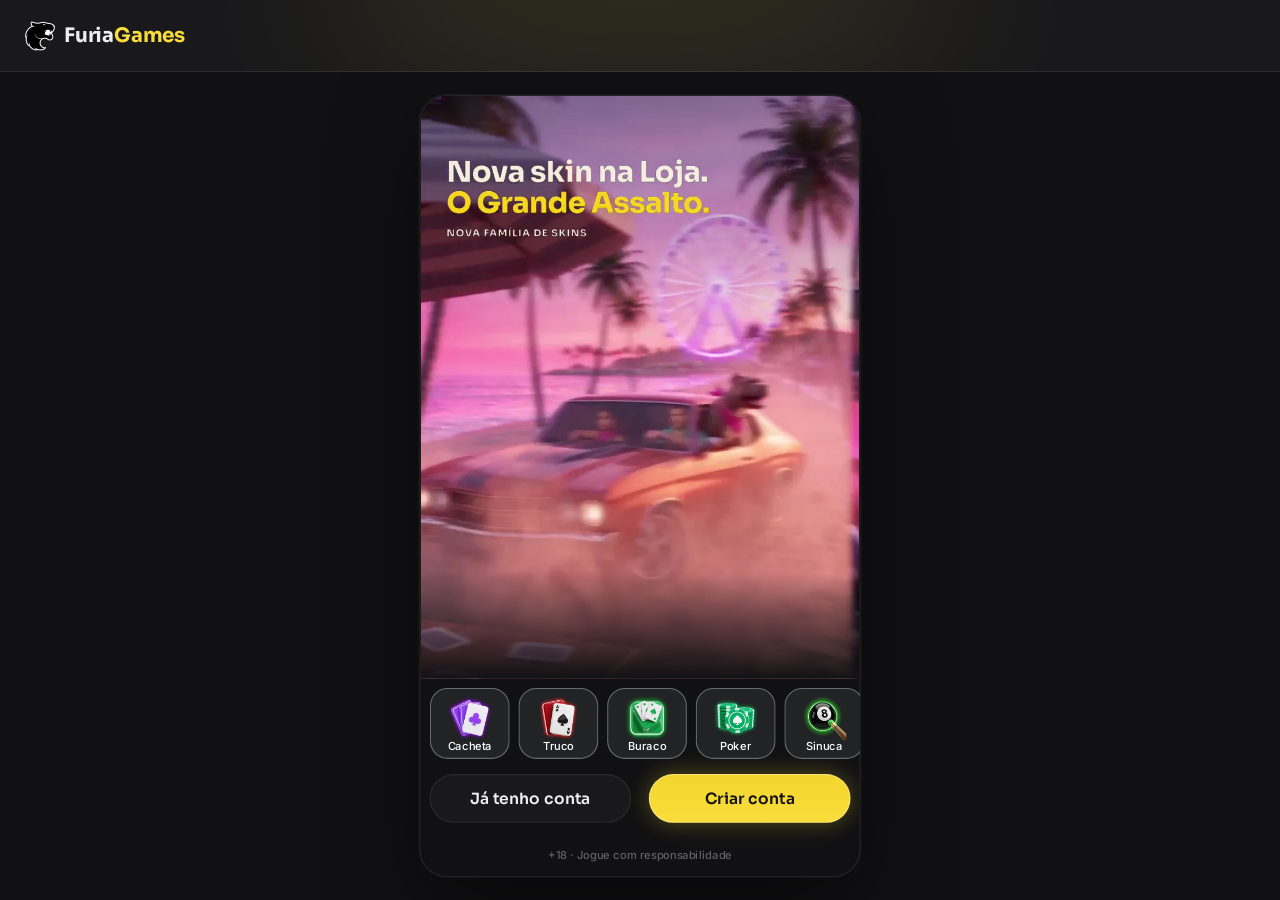
<file: index.html>
<!doctype html>
<html lang="pt-BR">
<head>
<meta charset="utf-8">
<meta name="viewport" content="width=device-width, initial-scale=1, viewport-fit=cover, user-scalable=no">
<meta name="robots" content="noindex, nofollow">
<meta name="theme-color" content="#141e2a">
<meta name="mobile-web-app-capable" content="yes">
<meta name="apple-mobile-web-app-capable" content="yes">
<meta name="apple-mobile-web-app-status-bar-style" content="black-translucent">
<title>Furia Games · protótipo</title>
<link rel="icon" href="assets/ui/logo_icon.webp">
<link rel="preconnect" href="https://fonts.googleapis.com">
<link rel="preconnect" href="https://fonts.gstatic.com" crossorigin>
<link rel="stylesheet" href="https://fonts.googleapis.com/css2?family=Inter:wght@400;500;600;700&family=Sora:wght@600;700;800&display=swap">
<link rel="stylesheet" href="css/tokens.css?v=furia-11261813">
<link rel="stylesheet" href="css/ui.css?v=furia-11261813">
<link rel="stylesheet" href="css/screens.css?v=furia-11261813">
<link rel="stylesheet" href="css/game.css?v=furia-11261813">
<link rel="stylesheet" href="css/desk.css?v=furia-11261813">
<link rel="stylesheet" href="css/missoes.css?v=furia-11261813">
</head>
<body>
<svg width="0" height="0" style="position:absolute" aria-hidden="true">
  <defs><clipPath id="hexclip" clipPathUnits="objectBoundingBox"><path id="hexpath" d=""/></clipPath></defs>
  <symbol id="s-E" viewBox="0 0 16 20"><path d="M8 0C5 4 0 7.5 0 11.5C0 14 2 16 4.5 16C5.7 16 6.8 15.5 7.5 14.7C7.3 16.6 6.5 18.3 5 20H11C9.5 18.3 8.7 16.6 8.5 14.7C9.2 15.5 10.3 16 11.5 16C14 16 16 14 16 11.5C16 7.5 11 4 8 0Z"/></symbol>
  <symbol id="s-C" viewBox="0 0 20 18.4"><path d="M10 18.35L8.55 17.03C3.4 12.36 0 9.28 0 5.5C0 2.420 2.42 0 5.5 0C7.24 0 8.91 0.81 10 2.09C11.09 0.81 12.76 0 14.5 0C17.58 0 20 2.42 20 5.5C20 9.28 16.6 12.36 11.45 17.04L10 18.35Z"/></symbol>
  <symbol id="s-O" viewBox="0 0 15 20"><path d="M7.5 0L15 10L7.5 20L0 10L7.5 0Z"/></symbol>
  <symbol id="s-P" viewBox="0 0 18 18.5"><path d="M9 0C11.3 0 13.2 1.9 13.2 4.2C13.2 5 13 5.7 12.6 6.3C13 6.2 13.4 6.1 13.8 6.1C16.1 6.1 18 8 18 10.3C18 12.6 16.1 14.5 13.8 14.5C12.5 14.5 11.3 13.9 10.5 12.9C10.7 14.9 11.6 16.8 13.1 18.5H4.9C6.4 16.8 7.3 14.9 7.5 12.9C6.7 13.9 5.5 14.5 4.2 14.5C1.9 14.5 0 12.6 0 10.3C0 8 1.9 6.1 4.2 6.1C4.6 6.1 5 6.2 5.4 6.3C5 5.7 4.8 5 4.8 4.2C4.8 1.9 6.7 0 9 0Z"/></symbol>
  <symbol id="i-copy" viewBox="0 0 448 512"><path d="M208 0H332.1c12.7 0 24.9 5.1 33.9 14.1l67.9 67.9c9 9 14.1 21.2 14.1 33.9V336c0 26.5-21.5 48-48 48H208c-26.5 0-48-21.5-48-48V48c0-26.5 21.5-48 48-48zM48 128h80v64H64V448H256V416h64v48c0 26.5-21.5 48-48 48H48c-26.5 0-48-21.5-48-48V176c0-26.5 21.5-48 48-48z"/></symbol>
  <symbol id="i-share" viewBox="0 0 448 512"><path d="M352 224c53 0 96-43 96-96s-43-96-96-96s-96 43-96 96c0 4 .2 8 .7 11.9l-94.1 47C145.4 170.2 121.9 160 96 160c-53 0-96 43-96 96s43 96 96 96c25.9 0 49.4-10.2 66.6-26.9l94.1 47c-.5 3.9-.7 7.8-.7 11.9c0 53 43 96 96 96s96-43 96-96s-43-96-96-96c-25.9 0-49.4 10.2-66.6 26.9l-94.1-47c.5-3.9 .7-7.8 .7-11.9s-.2-8-.7-11.9l94.1-47C302.6 213.8 326.1 224 352 224z"/></symbol>
  <symbol id="i-wa" viewBox="0 0 448 512"><path d="M380.9 97.1C339 55.1 283.2 32 223.9 32c-122.4 0-222 99.6-222 222 0 39.1 10.2 77.3 29.6 111L0 480l117.7-30.9c32.4 17.7 68.9 27 106.1 27h.1c122.3 0 224.1-99.6 224.1-222 0-59.3-25.2-115-67.1-157zm-157 341.6c-33.2 0-65.7-8.9-94-25.7l-6.7-4-69.8 18.3L72 359.2l-4.4-7c-18.5-29.4-28.2-63.3-28.2-98.2 0-101.7 82.8-184.5 184.6-184.5 49.3 0 95.6 19.2 130.4 54.1 34.8 34.9 56.2 81.2 56.1 130.5 0 101.8-84.9 184.6-186.6 184.6zm101.2-138.2c-5.5-2.8-32.8-16.2-37.9-18-5.1-1.9-8.8-2.8-12.5 2.8-3.7 5.6-14.3 18-17.6 21.8-3.2 3.7-6.5 4.2-12 1.4-32.6-16.3-54-29.1-75.5-66-5.7-9.8 5.7-9.1 16.3-30.3 1.8-3.7.9-6.9-.5-9.7-1.4-2.8-12.5-30.1-17.1-41.2-4.5-10.8-9.1-9.3-12.5-9.5-3.2-.2-6.9-.2-10.6-.2-3.7 0-9.7 1.4-14.8 6.9-5.1 5.6-19.4 19-19.4 46.3 0 27.3 19.9 53.7 22.6 57.4 2.8 3.7 39.1 59.7 94.8 83.8 35.2 15.2 49 16.5 66.6 13.9 10.7-1.6 32.8-13.4 37.4-26.4 4.6-13 4.6-24.1 3.2-26.4-1.3-2.5-5-3.9-10.5-6.6z"/></symbol>
  <symbol id="i-pen" viewBox="0 0 512 512"><path d="M362.7 19.3L314.3 67.7 444.3 197.7l48.4-48.4c25-25 25-65.5 0-90.5L453.3 19.3c-25-25-65.5-25-90.5 0zm-71 71L58.6 323.5c-10.4 10.4-18 23.3-22.2 37.4L1 481.2C-1.5 489.7 .8 498.8 7 505s15.3 8.5 23.7 6.1l120.3-35.4c14.1-4.2 27-11.8 37.4-22.2L421.7 220.3 291.7 90.3z"/></symbol>
  <symbol id="i-plus" viewBox="0 0 448 512"><path d="M256 80c0-17.7-14.3-32-32-32s-32 14.3-32 32v144H48c-17.7 0-32 14.3-32 32s14.3 32 32 32h144v144c0 17.7 14.3 32 32 32s32-14.3 32-32V288h144c17.7 0 32-14.3 32-32s-14.3-32-32-32H256V80z"/></symbol>
  <symbol id="i-chev-l" viewBox="0 0 320 512"><path d="M9.4 233.4c-12.5 12.5-12.5 32.8 0 45.3l192 192c12.5 12.5 32.8 12.5 45.3 0s12.5-32.8 0-45.3L77.3 256 246.6 86.6c12.5-12.5 12.5-32.8 0-45.3s-32.8-12.5-45.3 0l-192 192z"/></symbol>
  <symbol id="i-chev-r" viewBox="0 0 320 512"><path d="M310.6 233.4c12.5 12.5 12.5 32.8 0 45.3l-192 192c-12.5 12.5-32.8 12.5-45.3 0s-12.5-32.8 0-45.3L242.7 256 73.4 86.6c-12.5-12.5-12.5-32.8 0-45.3s32.8-12.5 45.3 0l192 192z"/></symbol>
  <symbol id="i-chev-l-light" viewBox="0 0 320 512"><path d="M20.7 267.3c-6.2-6.2-6.2-16.4 0-22.6l192-192c6.2-6.2 16.4-6.2 22.6 0s6.2 16.4 0 22.6L54.6 256 235.3 436.7c6.2 6.2 6.2 16.4 0 22.6s-16.4 6.2-22.6 0l-192-192z"/></symbol>
  <symbol id="i-chev-r-light" viewBox="0 0 320 512"><path d="M299.3 244.7c6.2 6.2 6.2 16.4 0 22.6l-192 192c-6.2 6.2-16.4 6.2-22.6 0s-6.2-16.4 0-22.6L265.4 256 84.7 75.3c-6.2-6.2-6.2-16.4 0-22.6s16.4-6.2 22.6 0l192 192z"/></symbol>
  <symbol id="i-x" viewBox="0 0 384 512"><path d="M324.5 411.1c6.2 6.2 16.4 6.2 22.6 0s6.2-16.4 0-22.6L214.6 256 347.1 123.5c6.2-6.2 6.2-16.4 0-22.6s-16.4-6.2-22.6 0L192 233.4 59.5 100.9c-6.2-6.2-16.4-6.2-22.6 0s-6.2 16.4 0 22.6L169.4 256 36.9 388.5c-6.2 6.2-6.2 16.4 0 22.6s16.4 6.2 22.6 0L192 278.6 324.5 411.1z"/></symbol>
  <symbol id="i-search" viewBox="0 0 512 512"><path d="M384 208A176 176 0 1 0 32 208a176 176 0 1 0 352 0zM343.3 366C307 397.2 259.7 416 208 416C93.1 416 0 322.9 0 208S93.1 0 208 0S416 93.1 416 208c0 51.7-18.8 99-50 135.3L507.3 484.7c6.2 6.2 6.2 16.4 0 22.6s-16.4 6.2-22.6 0L343.3 366z"/></symbol>
  <symbol id="i-check" viewBox="0 0 512 512"><path d="M256 512A256 256 0 1 0 256 0a256 256 0 1 0 0 512zM369 209L241 337c-9.4 9.4-24.6 9.4-33.9 0l-64-64c-9.4-9.4-9.4-24.6 0-33.9s24.6-9.4 33.9 0l47 47L335 175c9.4-9.4 24.6-9.4 33.9 0s9.4 24.6 0 33.9z"/></symbol>
  <symbol id="i-eye" viewBox="0 0 576 512"><path d="M288 32c-80.8 0-145.5 36.8-192.6 80.6C48.6 156 17.3 208 2.5 243.7c-3.3 7.9-3.3 16.7 0 24.6C17.3 304 48.6 356 95.4 399.4C142.5 443.2 207.2 480 288 480s145.5-36.8 192.6-80.6c46.8-43.5 78.1-95.4 93-131.1c3.3-7.9 3.3-16.7 0-24.6c-14.9-35.7-46.2-87.7-93-131.1C433.5 68.8 368.8 32 288 32zM144 256a144 144 0 1 1 288 0 144 144 0 1 1 -288 0zm144-64c0 35.3-28.7 64-64 64c-7.1 0-13.9-1.2-20.3-3.3c-5.5-1.8-11.9 1.6-11.7 7.4c.3 6.9 1.3 13.8 3.2 20.7c13.7 51.2 66.4 81.6 117.6 67.9s81.6-66.4 67.9-117.6c-11.1-41.5-47.8-69.4-88.6-71.1c-5.8-.2-9.2 6.1-7.4 11.7c2.1 6.4 3.3 13.2 3.3 20.3z"/></symbol>
  <symbol id="i-send" viewBox="0 0 512 512"><path d="M498.1 5.6c10.1 7 15.4 19.1 13.5 31.2l-64 416c-1.5 9.7-7.4 18.2-16 23s-18.9 5.4-28 1.6L284 427.7l-68.5 74.1c-8.9 9.7-22.9 12.9-35.2 8.1S160 493.2 160 480V396.4c0-4 1.5-7.8 4.2-10.7L331.8 202.8c5.8-6.3 5.6-16-.4-22s-15.7-6.4-22-.7L106 360.8 17.7 316.6C7.1 311.3 .3 300.7 0 288.9s5.9-22.8 16.1-28.7l448-256c10.7-6.1 23.9-5.5 34 1.4z"/></symbol>
  <symbol id="i-star" viewBox="0 0 576 512"><path d="M316.9 18C311.6 7 300.4 0 288.1 0s-23.4 7-28.8 18L195 150.3 51.4 171.5c-12 1.8-22 10.2-25.7 21.7s-.7 24.2 7.9 32.7L137.8 329 113.2 474.7c-2 12 3 24.2 12.9 31.3s23 8 33.8 2.3l128.3-68.5 128.3 68.5c10.8 5.7 23.9 4.9 33.8-2.3s14.9-19.3 12.9-31.3L438.5 329 542.7 225.9c8.6-8.5 11.7-21.2 7.9-32.7s-13.7-19.9-25.7-21.7L381.2 150.3 316.9 18z"/></symbol>
  <symbol id="i-star-o" viewBox="0 0 576 512"><path d="M287.9 0c9.2 0 17.6 5.2 21.6 13.5l68.6 141.3 153.2 22.6c9 1.3 16.5 7.6 19.3 16.3s.5 18.1-5.9 24.5L433.6 328.4l26.2 155.6c1.5 9-2.2 18.1-9.7 23.5s-17.3 6-25.3 1.7l-137-73.2L151 509.1c-8.1 4.3-17.9 3.7-25.3-1.7s-11.2-14.5-9.7-23.5l26.2-155.6L31.1 218.2c-6.5-6.4-8.7-15.9-5.9-24.5s10.3-14.9 19.3-16.3l153.2-22.6L266.3 13.5C270.4 5.2 278.7 0 287.9 0zm0 79L235.4 187.2c-3.5 7.1-10.2 12.1-18.1 13.3L99 217.9 184.9 303c5.5 5.5 8.1 13.3 6.8 21L171.4 443.7l105.2-56.2c7.1-3.8 15.6-3.7 22.6 0l105.2 56.2L384.2 324.1c-1.3-7.7 1.2-15.5 6.8-21l85.9-85.1L358.6 200.5c-7.8-1.2-14.6-6.1-18.1-13.3L287.9 79z"/></symbol>
</svg>

<!-- desktop (js/desk.js): header largo, menu e chat ao vivo em volta da coluna 9:16 -->
<header class="dkh" id="dkh"></header>
<aside class="dkl" id="dkl" aria-label="Menu"></aside>
<aside class="dkr" id="dkr" aria-label="Chat ao vivo"></aside>

<div class="stage-wrap"><div class="phone" id="phone">
  <div class="status" aria-hidden="true"><span>9:41</span><span class="island"></span>
    <span class="icons"><svg width="18" height="12" viewBox="0 0 18 12" fill="#fff"><rect x="0" y="8" width="3" height="4" rx="1"/><rect x="5" y="5.5" width="3" height="6.5" rx="1"/><rect x="10" y="3" width="3" height="9" rx="1"/><rect x="15" y="0" width="3" height="12" rx="1"/></svg><svg width="16" height="12" viewBox="0 0 16 12" fill="#fff"><path d="M8 2.2c2.3 0 4.4.9 6 2.4l1.1-1.1A10 10 0 0 0 8 .6 10 10 0 0 0 .9 3.5L2 4.6a8.4 8.4 0 0 1 6-2.4zm0 3.3c1.4 0 2.7.5 3.7 1.4l1.1-1.1A7 7 0 0 0 8 3.9a7 7 0 0 0-4.8 1.9l1.1 1.1c1-.9 2.3-1.4 3.7-1.4zm0 3.3c.6 0 1.1.2 1.5.6L8 11 6.5 9.4c.4-.4.9-.6 1.5-.6z"/></svg><svg width="27" height="13" viewBox="0 0 27 13" fill="none"><rect x=".5" y=".5" width="23" height="12" rx="3.5" stroke="#fff" opacity=".4"/><rect x="2" y="2" width="20" height="9" rx="2" fill="#fff"/><rect x="25" y="4.5" width="1.6" height="4" rx=".8" fill="#fff" opacity=".4"/></svg></span>
  </div>
  <div class="app" id="app">
    <!-- telas do app (renderizadas pelo js/screens.js) -->
    <section class="scr" id="view"></section>

    <!-- tela de jogo: os motores (js/games.js) desenham dentro dela -->
    <section class="scr game-scr" id="scr-game" hidden>
      <header class="hud" id="hud"></header>
      <div class="jogo" id="jogo"><div class="board" id="board"></div></div>
      <nav class="mnav" id="mnav">
        <button data-g="voltar"><span class="back"><svg><use href="#i-chev-l-light"/></svg></span><span>Voltar</span></button>
        <button data-g="chat"><img class="ic" src="assets/icons/chat.webp" alt=""><span>Chat</span></button>
        <button data-g="mesa"><img class="ic" src="assets/icons/friends.webp" alt=""><span>Mesa</span></button>
        <button data-g="voz"><img class="ic" id="micIco" src="assets/icons/microphone-off.webp" alt=""><span>Voz</span></button>
        <button data-g="ajustes"><img class="ic" src="assets/icons/gear.webp" alt=""><span>Ajustes</span></button>
      </nav>
    </section>

    <div class="toast" id="toast"><span class="hint-pill" id="toastTxt"></span></div>
    <div id="sheet"></div>
    <div id="overlay"></div>
  </div>
</div></div>

<script src="js/core.js?v=furia-11261813"></script>
<script src="js/ui.js?v=furia-11261813"></script>
<script src="js/screens.js?v=furia-11261813"></script>
<script src="js/loja.js?v=furia-11261813"></script>
<script src="js/social.js?v=furia-11261813"></script>
<script src="js/torneios.js?v=furia-11261813"></script>
<script src="js/sala.js?v=furia-11261813"></script>
<script src="js/missoes.js?v=furia-11261813"></script>
<script src="js/games.js?v=furia-11261813"></script>
<script src="js/sinuca.js?v=furia-11261813"></script>
<script src="js/desk.js?v=furia-11261813"></script>
<script src="js/boot.js?v=furia-11261813"></script>
</body>
</html>
</file>
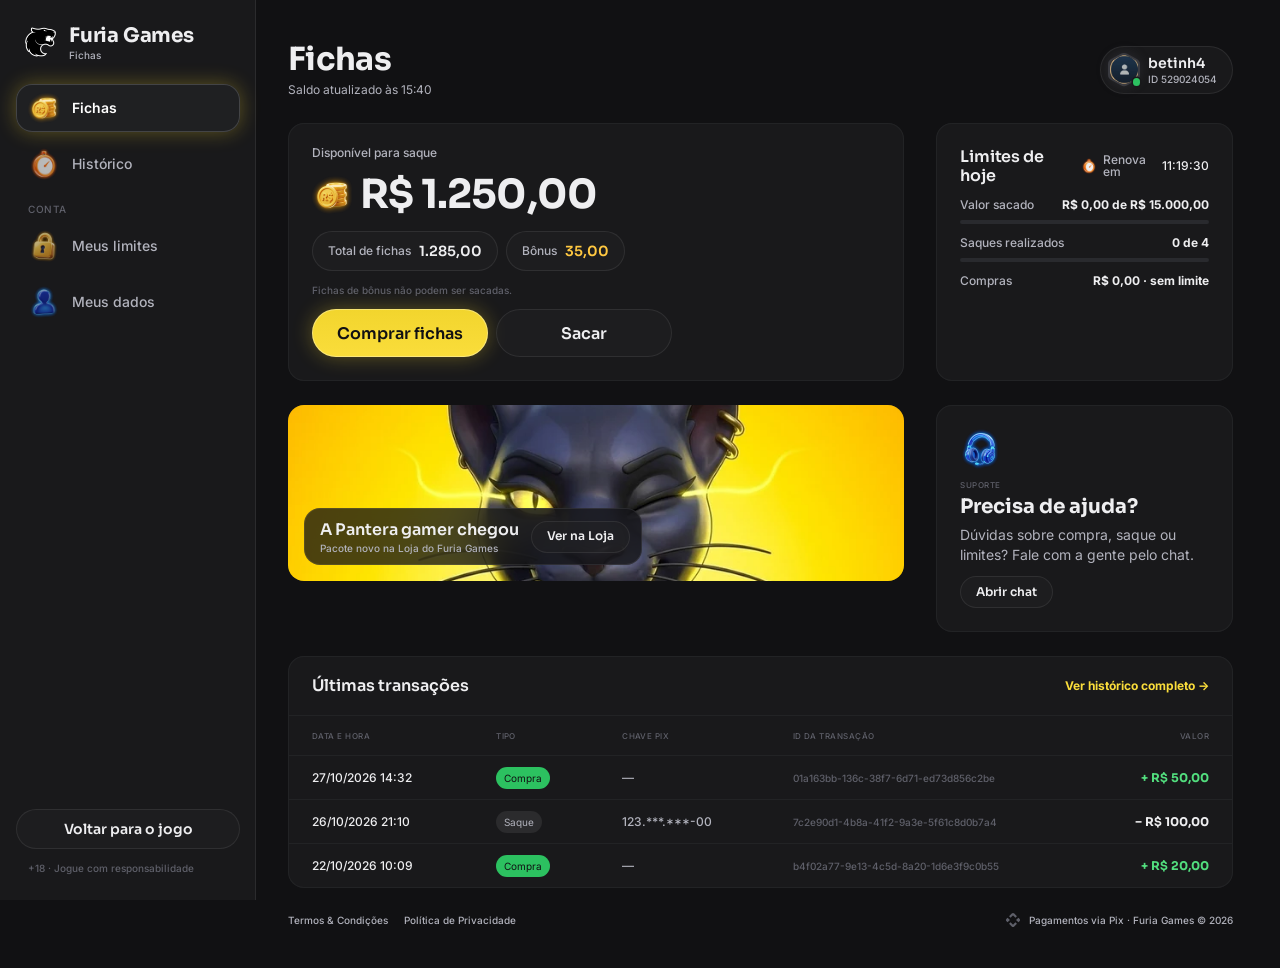
<file: fichas/index.html>
<!doctype html>
<html lang="pt-BR">
<head>
<meta charset="utf-8">
<meta name="viewport" content="width=device-width, initial-scale=1, viewport-fit=cover">
<meta name="robots" content="noindex, nofollow">
<meta name="theme-color" content="#111113">
<title>Fichas · Furia Games</title>
<link rel="icon" href="../assets/ui/logo_icon.webp">
<link rel="preconnect" href="https://fonts.googleapis.com">
<link rel="preconnect" href="https://fonts.gstatic.com" crossorigin>
<link rel="stylesheet" href="https://fonts.googleapis.com/css2?family=Inter:wght@400;500;600;700&family=Sora:wght@600;700;800&display=swap">
<link rel="stylesheet" href="../css/tokens.css?v=20261119a">
<link rel="stylesheet" href="../css/ui.css?v=20261119a">
<link rel="stylesheet" href="fichas.css?v=20261119a">
</head>
<body>
<svg width="0" height="0" style="position:absolute" aria-hidden="true">
  <defs><clipPath id="hexclip" clipPathUnits="objectBoundingBox"><path id="hexpath" d=""/></clipPath></defs>
  <symbol id="i-chev-l-light" viewBox="0 0 320 512"><path d="M20.7 267.3c-6.2-6.2-6.2-16.4 0-22.6l192-192c6.2-6.2 16.4-6.2 22.6 0s6.2 16.4 0 22.6L54.6 256 235.3 436.7c6.2 6.2 6.2 16.4 0 22.6s-16.4 6.2-22.6 0l-192-192z"/></symbol>
  <symbol id="i-x" viewBox="0 0 384 512"><path d="M324.5 411.1c6.2 6.2 16.4 6.2 22.6 0s6.2-16.4 0-22.6L214.6 256 347.1 123.5c6.2-6.2 6.2-16.4 0-22.6s-16.4-6.2-22.6 0L192 233.4 59.5 100.9c-6.2-6.2-16.4-6.2-22.6 0s-6.2 16.4 0 22.6L169.4 256 36.9 388.5c-6.2 6.2-6.2 16.4 0 22.6s16.4 6.2 22.6 0L192 278.6 324.5 411.1z"/></symbol>
  <symbol id="i-check" viewBox="0 0 448 512"><path d="M438.6 105.4c12.5 12.5 12.5 32.8 0 45.3l-256 256c-12.5 12.5-32.8 12.5-45.3 0l-128-128c-12.5-12.5-12.5-32.8 0-45.3s32.8-12.5 45.3 0L160 338.7 393.4 105.4c12.5-12.5 32.8-12.5 45.3 0z"/></symbol>
  <symbol id="i-copy" viewBox="0 0 448 512"><path d="M208 0H332.1c12.7 0 24.9 5.1 33.9 14.1l67.9 67.9c9 9 14.1 21.2 14.1 33.9V336c0 26.5-21.5 48-48 48H208c-26.5 0-48-21.5-48-48V48c0-26.5 21.5-48 48-48zM48 128h80v64H64V448H256V416h64v48c0 26.5-21.5 48-48 48H48c-26.5 0-48-21.5-48-48V176c0-26.5 21.5-48 48-48z"/></symbol>
  <symbol id="i-pix" viewBox="0 0 24 24"><path d="M6.1 6.3 10.1 2.3a2.7 2.7 0 0 1 3.8 0l4 4-2.3 2.3-2.9-2.9a1 1 0 0 0-1.4 0L8.4 8.6 6.1 6.3zm11.8 11.4-4 4a2.7 2.7 0 0 1-3.8 0l-4-4 2.3-2.3 2.9 2.9a1 1 0 0 0 1.4 0l2.9-2.9 2.3 2.3zM2.3 10.1l1.6-1.6L7.4 12l-3.5 3.5-1.6-1.6a2.7 2.7 0 0 1 0-3.8zm19.4 0a2.7 2.7 0 0 1 0 3.8l-1.6 1.6-3.5-3.5 3.5-3.5 1.6 1.6z"/></symbol>
</svg>

<div class="fx">
  <aside class="side" id="side" aria-label="Menu"></aside>
  <div class="main">
    <header class="mtop" id="mtop"></header>
    <main class="page" id="page"></main>
    <footer class="foot" id="foot"></footer>
  </div>
</div>
<div class="veil" id="veil" hidden><section class="drawer" id="drawer" role="dialog" aria-modal="true"></section></div>
<div class="toast" id="toast"><span class="hint-pill" id="toastTxt"></span></div>

<script src="fichas.js?v=20261119a"></script>
</body>
</html>
</file>
<file: css/tokens.css>
/* Furia Games · tokens do DS EstrelaGames (Rjx31bgpOt4m1U8DVKyWtd · modo Furia Games), valores resolvidos 1:1 */
:root{
  color-scheme: dark;
  /* background */
  --bg-default:#111113; --bg-subtle:#19191b; --bg-strong:#222325; --bg-raised:#292a2e; --bg-inset:#010101; --bg-highlight:#ffffff14; --bg-chrome:#19191b; --bg-divider:#292a2e; --bg-band:#00000052;
  --bga-default-50:#11111380; --bga-default-75:#111113bf; --bga-subtle-50:#19191b80; --bga-subtle-75:#19191bbf;
  --bga-strong-25:#22232540; --bga-strong-50:#22232580; --bga-strong-75:#222325bf;
  --bga-secondary-16:#fadd3b29; --bga-secondary-32:#fadd3b52; --bga-accent-12:#ffc8411f;
  /* border */
  --border-muted:#ffffff14; --border-default:#222325; --border-strong:#393a40; --border-focus:#f2d52d;
  --border-hl-top:#ffffff29; --border-gold-top:#f8edb2e5; --border-gold-bottom:#f2d52d5c;
  /* text */
  --text-default:#eeeef0; --text-muted:#b2b3bd; --text-link:#fadd3b; --text-subtle:#5f606a; --text-disabled:#46484f;
  --text-brand:#fadd3b; --text-success:#52de7e; --text-error:#ff6b6e; --text-prize:#ffc841;
  --text-on-color:#ffffff; --text-on-color-muted:#ffffffd9; --text-on-color-subtle:#ffffffb2; --text-on-light:#111113;
  /* system */
  --sys-info:#fcdf3d; --sys-success:#2cc160; --sys-success-strong:#8cf0a9; --sys-warning:#ffbe2e; --sys-error:#ef4452;
  --sysa-success-25:#2cc16040; --sysa-error-25:#ef445240; --sysa-info-25:#3b74f540;
  --notification-error:#ef4452;
  /* effects */
  --hl-subtle:#ffffff29; --hl:#ffffff52; --hl-strong:#ffffff7a;
  --shadow-faint:#0000001f; --shadow-subtle:#0000003d; --shadow:#00000066; --shadow-strong:#00000080;
  --glow-info:#f2d52d52; --glow-accent:#ffbe2e52; --glow-success:#52de7ea3; --glow-gold:#fadd3b52; --glow-blue:#fadd3b; --glow-red:#ff6b6e;
  /* surfaces */
  --surface-card-top:#19191b; --surface-card-bottom:#111113; --surface-elevated-top:#292a2e; --surface-elevated-bottom:#19191b;
  /* buttons */
  --btn-primary-top:#f2d52d; --btn-primary-bg:#7c6d20; --btn-secondary-border:#fcdf3d;
  --btn-disabled-top:#292a2e; --btn-disabled-bg:#292a2e; --btn-disabled-text:#46484f;
  /* tabs */
  --tab-default-text:#b2b3bd; --tab-container:#222325; --input-border:#222325;
  --tab-padrao:#f2d52d; --tab-padrao-tint:#f2d52d3d; --tab-rosa:#e93d82; --tab-rosa-tint:#e93d823d;
  /* games */
  --game-truco:#e5484d; --game-paulista:#3b74f5; --game-cacheta:#8752f2; --game-tranca:#2cc160; --game-buraco:#1f9a4a;
  --game-poker:#0fa968; --game-sinuca:#2fa35a; --game-todos:#fcdf3d; --game-domino:#14b8a6; --game-dama:#f76b15; --game-xadrez:#5b6cff;
  --game-paulista-tint:#3b74f53d; --game-truco-tint:#e5484d3d; --game-cacheta-tint:#8752f23d; --game-buraco-tint:#1f9a4a3d; --game-poker-tint:#0fa9683d; --game-sinuca-tint:#2fa35a3d;
  /* crew */
  --crew-engenheiro:#4fb3ff; --crew-comandante:#f5c542; --crew-piloto:#ff5a36; --crew-navegador:#e86bff; --crew-explorador:#4dffb8;
  --crew-bar:#ff9f43; --crew-reis:#34d399; --crew-nobru:#3d8bff; --crew-inhui:#ff4fb0;
  /* famílias da página Skins (mesma cor da chamada do Truco) */
  --crew-laje:#ff7f50; --crew-portaria:#3ddc84; --crew-live:#b45cff; --crew-feira:#ffa62b; --crew-navalha:#ff4fb0; --crew-varzea:#5be37d; --crew-oficina:#3db8ff; --crew-posto:#ff3b4a; --crew-fliper:#a45cff; --crew-grau:#4fa3ff; --crew-palpite:#f2b233; --crew-assalto:#ff4fa3;
  /* stake / table */
  --stake-padrao-top:#4f4401; --stake-padrao-bottom:#2a2405; --stake-iniciante-top:#1f9a4a; --stake-iniciante-bottom:#1f502c;
  --table-card-top:#1f5a4a; --table-card-bottom:#0f2e2a; --table-stake:#ffc841;
  --plus-bg:#52de7e; --plus-icon:#111113;
  --btn-success-top:#52de7e; --btn-success-bg:#1f9a4a; /* DS button-glass ☰ Type=Success (Comprar) */
  /* cards */
  --card-face:#ffffff; --card-border:#9ea2a4; --suit-red:#c72c3d; --suit-black:#141922; --back-top:#625616; --back-bottom:#352c00;
  /* seat timer */
  --seat-timer-track:#ffffff1f; --seat-timer:#fcdf3d;
  /* type */
  --f-display:"Sora", "Inter", system-ui, sans-serif;
  --f-ui:"Inter", system-ui, -apple-system, sans-serif;
  --f-call:"Industry", "Sora", sans-serif;
  /* marca · Furia Games (sobrescreve) */
  --back-top:#303136; --back-bottom:#111113; --btn-primary-text:#111113; --btn-primary-bg:#fadd3b; --crew-nobru:#FCDF3D; --crew-inhui:#FCDF3D;
}
/* estilos de texto do DS */
.t-d3xl{font:700 64px/1.2 var(--f-display);letter-spacing:-.02em}
.t-d2xl{font:700 48px/1.2 var(--f-display);letter-spacing:-.02em}
.t-dxl{font:700 40px/1.2 var(--f-display);letter-spacing:-.02em}
.t-dl{font:700 32px/1.2 var(--f-display);letter-spacing:-.02em}
.t-dm{font:700 24px/1.2 var(--f-display);letter-spacing:-.01em}
.t-ds{font:700 20px/1.2 var(--f-display);letter-spacing:-.01em}
.t-dxs{font:600 16px/1.2 var(--f-display)}
.t-d2xs{font:600 14px/1.2 var(--f-display)}
.t-d3xs{font:600 12px/1.2 var(--f-display)}
.t-hm{font:700 20px/1.2 var(--f-ui)}
.t-ll{font:500 16px/1 var(--f-ui)} .t-lm{font:500 14px/1 var(--f-ui)} .t-ls{font:500 12px/1 var(--f-ui)} .t-lxs{font:500 10px/1 var(--f-ui)} .t-l2xs{font:500 8px/1 var(--f-ui)}
.t-link{font:700 12px/1.5 var(--f-ui)}
.t-p2xl{font:400 20px/1.5 var(--f-ui)} .t-pm{font:400 14px/1.5 var(--f-ui)} .t-ps{font:400 12px/1.5 var(--f-ui)}
</file>
<file: css/ui.css>
/* EstrelaGames · base + componentes do DS (Apple Gamer Style · Glass). Medidas 1:1 com o Figma (frame 375). */
*{box-sizing:border-box}
html,body{height:100%;margin:0}
body{background:#05080c;color:var(--text-default);font-family:var(--f-ui);-webkit-font-smoothing:antialiased;overflow:hidden;-webkit-text-size-adjust:100%}
button{font:inherit;color:inherit;border:0;background:none;padding:0;margin:0;cursor:pointer;-webkit-tap-highlight-color:transparent;text-align:inherit}
button:focus-visible,[role="button"]:focus-visible{outline:2px solid var(--border-focus);outline-offset:2px}
/* cards clicáveis são div[role=button]: o WebKit (iPhone) não estica os filhos de um <button> com flex */
[role="button"]{cursor:pointer;-webkit-tap-highlight-color:transparent;-webkit-user-select:none;user-select:none;outline:0}
input{font:inherit;color:inherit;border:0;background:none;outline:0;padding:0;margin:0;min-width:0}
img,video{display:block;max-width:100%;user-select:none;-webkit-user-drag:none}
video::-webkit-media-controls,video::-webkit-media-controls-start-playback-button,video::-webkit-media-controls-overlay-play-button{display:none!important;-webkit-appearance:none} /* sem botão de play: os vídeos são fundo */
svg{display:block}
[hidden]{display:none!important}
.ic{flex:none;object-fit:contain;pointer-events:none}

/* ---------- aparelho ---------- */
.stage-wrap{position:fixed;inset:0;display:flex;align-items:center;justify-content:center}
.phone{position:relative;width:375px;height:812px;background:var(--bg-subtle);overflow:hidden;border-radius:48px;box-shadow:0 0 0 10px #0c1016,0 0 0 11px #2a3340,0 40px 80px rgba(0,0,0,.6);transform-origin:center;display:flex;flex-direction:column}
.status{position:relative;flex:none;height:44px;display:flex;align-items:center;justify-content:space-between;padding:0 26px 0 32px;font:600 15px/1 var(--f-ui);background:var(--bg-subtle);z-index:60;pointer-events:none}
.status .island{position:absolute;left:50%;top:10px;width:118px;height:32px;margin-left:-59px;border-radius:20px;background:#000}
.status .icons{display:flex;gap:6px;align-items:center}
.app{position:relative;flex:1;min-height:0;overflow:hidden}
@media (max-width:520px){
  .phone{width:100vw;height:100vh;height:100dvh;border-radius:0;box-shadow:none;transform:none!important}
  .status{display:none}
  .app{padding-top:env(safe-area-inset-top,0px)}
}
.scr{position:absolute;inset:0;display:flex;flex-direction:column;background:var(--bg-subtle);overflow:hidden}
.app>.scr{top:env(safe-area-inset-top,0px)}
@media (min-width:521px){.app>.scr{top:0}}
.scroll{flex:1;min-height:0;overflow-y:auto;overflow-x:hidden;-webkit-overflow-scrolling:touch;scrollbar-width:none;overscroll-behavior:contain}
.scroll::-webkit-scrollbar,.hscroll::-webkit-scrollbar{display:none}
/* linha com rolagem lateral: sem clip, sangra até a borda da tela (regra Oct 26) */
.hscroll{display:flex;overflow-x:auto;overflow-y:visible;scrollbar-width:none;margin:0 -8px;padding:0 8px;scroll-padding:0 8px;-webkit-overflow-scrolling:touch}

/* ---------- ícones 3D ---------- */
.i16{width:16px;height:16px}.i20{width:20px;height:20px}.i24{width:24px;height:24px}.i28{width:28px;height:28px}.i32{width:32px;height:32px}.i36{width:36px;height:36px}.i40{width:40px;height:40px}.i48{width:48px;height:48px}

/* ---------- header-game (Mobile · Glass) ---------- */
.hdr{position:relative;flex:none;height:64px;display:flex;align-items:center;gap:4px;padding:8px 12px;background:var(--bg-subtle);overflow:hidden;z-index:20}
.hdr::before{content:"";position:absolute;left:48px;top:-70px;width:280px;height:140px;border-radius:50%;background:var(--glow-blue);filter:blur(60px);opacity:.15;pointer-events:none}
.hdr .side{position:relative;flex:1;min-width:0;display:flex;align-items:center;gap:4px}
.hdr .logo{width:24px;height:36px;display:grid;place-items:center;flex:none}
.hdr .logo img{width:25px;height:24px}
.cpill{flex:1;min-width:0;height:34px;display:flex;align-items:center;gap:2px;padding:4px;border-radius:999px;background:linear-gradient(90deg,#52de7e1a,#22232506),var(--bga-strong-50);box-shadow:inset 0 0 0 1px var(--border-muted);overflow:hidden}
.cpill.bonus{padding:4px 8px 4px 4px;background:linear-gradient(90deg,#22232506,#ffc8411a),var(--bga-strong-50)}
.cpill .ic{width:24px;height:24px}
.cpill .t{flex:1;min-width:0;display:flex;flex-direction:column;gap:2px;text-align:left}
.cpill .t small{font:500 8px/1 var(--f-ui);color:var(--text-muted)}
.cpill .t b{font:700 12px/10px var(--f-ui);color:var(--text-default);white-space:nowrap;overflow:hidden;text-overflow:ellipsis}
.cpill.bonus .t b{color:var(--text-prize)}
.cpill .plus{width:20px;height:20px;border-radius:10px;background:var(--plus-bg);display:grid;place-items:center;flex:none}
.cpill .plus svg{width:12px;height:12px;fill:var(--plus-icon)}
/* saldo com seta: abre o dropdown (DS header-game ◉ Expanded) */
.cpill .chev{width:20px;height:20px;display:grid;place-items:center;flex:none}
.cpill .chev svg{width:10px;height:10px;fill:var(--text-muted);transform:rotate(90deg);transition:transform .2s}
.cpill.open{box-shadow:inset 0 0 0 1px var(--border-strong)} .cpill.open .chev svg{transform:rotate(-90deg)}
.hdr .hbuy{flex:1;min-width:0}
/* dropdown do saldo (DS balance-panel) · celular: preso embaixo do header */
.baldrop{position:absolute;left:0;right:0;top:64px;bottom:0;z-index:45;background:var(--bga-default-75);animation:fade .15s both}
.balp{display:flex;flex-direction:column;gap:16px;max-height:100%;overflow:auto;padding:16px 16px 24px;background:var(--bg-subtle);border-radius:0 0 24px 24px;box-shadow:inset 0 -1px 0 var(--hl-subtle),0 16px 40px rgba(0,0,0,.4);animation:balIn .22s cubic-bezier(.2,.8,.2,1) both}
@keyframes balIn{from{transform:translateY(-12px);opacity:0}}
.balp .top{display:flex;justify-content:space-between;align-items:center}
.balp .top small{font:500 12px/1.2 var(--f-ui);color:var(--text-muted)}
.balp .tv{display:flex;align-items:center;gap:4px}
.balp .eye,.balp .x{display:grid;place-items:center;width:28px;height:28px}
.balp .eye svg{width:20px;height:20px;fill:var(--text-muted)}
.balp .x svg{width:12px;height:12px;fill:var(--text-muted);transform:rotate(-90deg)}
.balp .rows{display:flex;flex-direction:column;gap:12px}
.balp .kv{display:flex;justify-content:space-between;gap:12px;font:400 14px/1.4 var(--f-ui);color:var(--text-muted)}
.balp .kv b{font-weight:400;color:var(--text-default);font-variant-numeric:tabular-nums;text-align:right}
.balp hr{border:0;height:1px;background:var(--border-muted);margin:0}
.balp .acts{display:flex;gap:12px} .balp .acts .btn{flex:1}
/* Bônus Fidelidade (DS _loyalty-bonus): Resgatar quando tem valor · Juntando com a seta que abre as regras */
.fid{display:flex;flex-direction:column;gap:12px;padding:8px 12px 8px 8px;border-radius:24px;background:var(--bga-strong-50);box-shadow:inset 0 0 0 1px var(--border-muted)}
.fid.ready{flex-direction:row;align-items:center;gap:8px}
.fid .ic{width:28px;height:28px;flex:none}
.fid .t{flex:1;min-width:0;display:flex;flex-direction:column;gap:2px;text-align:left}
.fid .t b{font:400 14px/1.3 var(--f-ui);color:var(--text-default)}
.fid .t small{font:500 10px/1.2 var(--f-ui);color:var(--text-muted)}
.fid .v{font:400 14px/1 var(--f-ui);font-variant-numeric:tabular-nums}
.fid .row{display:flex;align-items:center;gap:8px;width:100%}
.fid .chev{width:20px;height:20px;display:grid;place-items:center;flex:none}
.fid .chev svg{width:10px;height:10px;fill:var(--text-muted);transform:rotate(90deg);transition:transform .2s}
.fid.open{border-radius:16px;padding:8px 12px 12px 8px} .fid.open .chev svg{transform:rotate(-90deg)}
.fid .more{display:flex;flex-direction:column;gap:12px}
.fid .wk{display:flex;flex-direction:column;gap:4px;padding:12px;border-radius:12px;background:var(--bga-default-50);box-shadow:inset 0 0 0 1px var(--border-muted)}
.fid .wk small{font:500 12px/1.2 var(--f-ui);color:var(--text-muted)}
.fid .wk b{font:700 20px/1.2 var(--f-display);color:var(--text-prize);font-variant-numeric:tabular-nums}
.fid p{margin:0;font:400 12px/1.5 var(--f-ui);color:var(--text-muted)}
.fid .kv{font-size:12px}
.hbell{position:relative;width:36px;height:36px;border-radius:18px;background:var(--bga-strong-50);box-shadow:inset 0 0 0 1px var(--border-muted);display:grid;place-items:center;flex:none}
.hbell .ic{width:28px;height:28px}
.hbell i{position:absolute;left:28px;top:0;width:8px;height:8px;border-radius:50%;background:var(--notification-error)}
.hbell i[hidden]{display:none}

/* ---------- header-avatar (hexágono com borda da tripulação) ---------- */
.hav{position:relative;display:inline-block;flex:none;width:var(--w,44px);height:var(--h,48px)}
.hav .gl{position:absolute;left:-4.5%;top:0;width:109%;aspect-ratio:1;border-radius:50%;background:var(--cc);filter:blur(calc(var(--w,44px) * .16));opacity:.45;pointer-events:none}
.hav .hx{position:absolute;inset:0;-webkit-clip-path:url(#hexclip);clip-path:url(#hexclip);background:var(--cc)}
.hav .hx img{position:absolute;inset:2px;width:calc(100% - 4px);height:calc(100% - 4px);object-fit:cover;object-position:center top;-webkit-clip-path:url(#hexclip);clip-path:url(#hexclip);background:var(--bg-raised)}
.hav .on{position:absolute;left:77%;top:75%;width:23%;aspect-ratio:1;border-radius:50%;background:var(--sys-success);box-shadow:0 0 0 1.5px var(--bg-subtle)}
.hav.xs{--w:24px;--h:26px}.hav.s{--w:32px;--h:35px}.hav.m{--w:44px;--h:48px}.hav.l{--w:56px;--h:60px}
.hav.xs .hx img,.hav.s .hx img{inset:1.5px;width:calc(100% - 3px);height:calc(100% - 3px)}
.hav.empty{height:var(--w)}
.hav.empty .av0{position:absolute;inset:4.5%;width:91%;height:91%}
.hav.empty .add{position:absolute;left:63.6%;top:63.6%;width:27.3%;height:27.3%;border-radius:50%;background:var(--plus-bg);box-shadow:0 0 0 1.2px var(--bg-subtle);display:grid;place-items:center}
.hav.empty .add svg{width:58%;height:58%;fill:var(--plus-icon)}

/* ---------- avatar circular (avatar-estrela-games) ---------- */
.av{position:relative;display:inline-block;vertical-align:middle;flex:none;width:var(--s,48px);height:var(--s,48px);border-radius:50%;background:linear-gradient(180deg,var(--surface-elevated-top),var(--surface-elevated-bottom));box-shadow:inset 0 0 0 var(--bw,2px) #ffffff29}
.av img{position:absolute;inset:var(--bw,2px);width:calc(100% - 2*var(--bw,2px));height:calc(100% - 2*var(--bw,2px));border-radius:50%;object-fit:cover;object-position:center top}
.av.s{--s:32px;--bw:1px}.av.m{--s:48px;--bw:2px}.av.l{--s:80px;--bw:3px}.av.xl{--s:120px;--bw:4px}
.av .lvl{position:absolute;left:50%;bottom:-4px;transform:translateX(-50%);padding:1px 6px;border-radius:999px;background:var(--bg-raised);box-shadow:0 0 0 2px var(--bg-default);font:600 12px/14px var(--f-display);white-space:nowrap}
.av.empty .ph{position:absolute;inset:25%;width:50%;height:50%;fill:#ffffff52}
.av .addb{position:absolute;left:63.3%;top:63.3%;width:36.7%;height:36.7%;border-radius:50%;background:var(--plus-bg);display:grid;place-items:center;box-shadow:0 0 0 3px var(--bg-subtle)}
.av .addb svg{width:50%;height:50%;fill:#fff}

/* ---------- navbar-glass ---------- */
.nav{position:absolute;left:16px;right:16px;bottom:calc(12px + env(safe-area-inset-bottom,0px));height:64px;display:flex;align-items:stretch;padding:4px;border-radius:24px;background:var(--bga-strong-75);box-shadow:inset 0 0 0 1px var(--border-muted);-webkit-backdrop-filter:blur(24px);backdrop-filter:blur(24px);z-index:30}
.nav>button{position:relative;flex:1;min-width:0;display:flex;flex-direction:column;align-items:center;justify-content:center;border-radius:20px}
.nav>button .ic{width:32px;height:32px;opacity:.75}
.nav>button>span{font:500 10px/1 var(--f-ui);color:var(--text-subtle);white-space:nowrap}
.nav>button.on{flex:none;width:104px;justify-content:flex-end;gap:2px;padding-bottom:6px;background:var(--bga-secondary-16);box-shadow:inset 0 0 0 1px var(--hl-subtle),0 0 20px var(--glow-info)}
.nav>button.on .ic{position:absolute;left:28px;top:-14px;width:48px;height:48px;opacity:1}
.nav>button.on .lr{width:100%;display:flex;align-items:center;justify-content:space-between;padding:0 8px}
.nav>button.on .lr span{font:500 10px/1 var(--f-ui);color:var(--text-on-color)}
.nav .lr i{width:16px;height:16px;display:grid;place-items:center}
.nav .lr svg{width:10px;height:16px;fill:var(--text-on-color)}

/* ---------- game-block ---------- */
.gb{position:relative;flex:none;width:72px;height:64px;border-radius:16px;display:flex;flex-direction:column;align-items:center;justify-content:center;padding:4px 0;background:var(--tab-container);box-shadow:inset 0 0 0 1px var(--hl);font:500 10px/1 var(--f-ui);color:var(--text-on-color);white-space:nowrap}
.gb .ic{width:40px;height:40px}
.gb.on{justify-content:flex-end;padding:0 0 6px;background:var(--gc);box-shadow:0 4px 12px var(--gs,transparent)}
.gb.on .ic{position:absolute;left:50%;top:-12px;width:60px;height:60px;margin-left:-30px}
.gb .lk{position:absolute;right:4px;top:4px;width:14px;height:14px;opacity:.8}
.gb.on .lk{display:none}
.games-row{gap:8px;padding-top:12px;margin-top:-12px}
.games-row .gb{width:72px}

/* ---------- tabs ---------- */
.tabs{display:flex;gap:2px;height:44px;padding:4px;border-radius:12px;background:var(--bg-raised);box-shadow:inset 0 0 0 1px var(--input-border)}
.tabs>button{position:relative;flex:1;min-width:0;height:34px;border-radius:8px;display:flex;align-items:center;justify-content:center;padding:8px 16px;font:500 12px/1 var(--f-ui);color:var(--tab-default-text);white-space:nowrap}
.tabs>button.on{background:var(--tc-tint);font:700 12px/18px var(--f-ui);color:var(--text-default)}
.tabs>button.on::after{content:"";position:absolute;left:50%;bottom:0;width:24px;height:3px;margin-left:-12px;border-radius:2px;background:var(--tc);box-shadow:0 0 8px var(--tc)}
.tabs>button .lk{font:500 9px/1 var(--f-ui);margin-left:4px;opacity:.7}
.tabs{--tc:var(--tab-padrao);--tc-tint:var(--tab-padrao-tint)}
.tabs.t-azul{--tc:var(--game-paulista);--tc-tint:var(--game-paulista-tint)}
.tabs.t-vermelha{--tc:var(--game-truco);--tc-tint:var(--game-truco-tint)}
.tabs.t-roxa{--tc:var(--game-cacheta);--tc-tint:var(--game-cacheta-tint)}
.tabs.t-verde{--tc:var(--game-buraco);--tc-tint:var(--game-buraco-tint)}
.tabs.t-rosa{--tc:var(--tab-rosa);--tc-tint:var(--tab-rosa-tint)}

/* ---------- button-glass ---------- */
.btn{display:inline-flex;align-items:center;justify-content:center;gap:8px;white-space:nowrap;transition:transform .12s,filter .12s;flex:none}
.btn:active{transform:scale(.97)}
.btn.l{height:48px;padding:0 24px;border-radius:24px;font:600 16px/1.2 var(--f-display)}
.btn.m{height:40px;padding:0 20px;border-radius:20px;font:600 14px/1.2 var(--f-display)}
.btn.s{height:32px;padding:0 16px;border-radius:16px;font:600 12px/1.2 var(--f-display)}
.btn.xl{height:56px;padding:0 24px;border-radius:28px;font:600 16px/1.2 var(--f-display)}
.btn.m44{height:44px;border-radius:22px}
.btn.pri{background:linear-gradient(180deg,var(--btn-primary-top),var(--btn-primary-bg));box-shadow:inset 0 0 0 1px var(--hl),0 0 20px var(--glow-info);color:var(--btn-primary-text)}
.btn.sec{background:var(--bga-strong-50);box-shadow:inset 0 0 0 1px var(--border-muted);color:var(--text-default)}
.btn.ok{background:linear-gradient(180deg,var(--btn-success-top),var(--btn-success-bg));box-shadow:inset 0 0 0 1px var(--hl),0 0 20px var(--glow-success);color:#fff}
.btn:disabled,.btn.dis{background:var(--btn-disabled-bg);box-shadow:none;color:var(--btn-disabled-text);pointer-events:none}
.btn.danger-txt{background:none;box-shadow:none;color:var(--text-error);font:500 14px/1 var(--f-ui)}
.btn.fill{flex:1;min-width:0}
.btn.wide{width:100%}
.btn .ic{width:20px;height:20px}

/* ---------- button-icon ---------- */
.bicon{width:40px;height:40px;border-radius:20px;display:grid;place-items:center;flex:none;background:var(--bga-strong-50);box-shadow:inset 0 0 0 1px var(--border-muted)}
.bicon .ic{width:24px;height:24px}
.bicon.s{width:32px;height:32px;border-radius:16px}.bicon.s .ic{width:20px;height:20px}
.bicon svg{width:14px;height:14px;fill:var(--text-default)}
.bicon.s28{width:28px;height:28px;border-radius:14px}.bicon.s28 svg{width:16px;height:16px}

/* ---------- tag ---------- */
.tag{display:inline-flex;align-items:center;gap:4px;padding:2px 8px;border-radius:999px;font:400 12px/18px var(--f-ui);white-space:nowrap;flex:none}
.tag.neutral{background:#ffffff14;color:var(--text-muted)}
.tag.gold{padding:3px 8px;background:#fadd3b29;color:#fff;box-shadow:inset 0 0 0 1px #f8edb28c}
.tag.success{background:var(--sys-success);color:var(--bg-default)}
.tag.danger{background:var(--sys-error);color:var(--text-default)}
.tag.info{background:var(--sys-info);color:var(--text-default)}
.tag.live{background:var(--sys-error);color:var(--text-default)}
.tag.beginner{background:var(--game-buraco);color:var(--text-default)}

/* ---------- section-title ---------- */
.stitle{display:flex;align-items:center;justify-content:space-between;gap:16px}
.stitle .tx{flex:1;min-width:0;display:flex;flex-direction:column;gap:2px}
.stitle b{font:700 20px/1.2 var(--f-display);letter-spacing:-.01em}
.stitle small{font:500 12px/1 var(--f-ui);color:var(--text-muted)}
.trow{display:flex;align-items:center;justify-content:space-between;gap:8px}
.trow b{font:600 14px/1.2 var(--f-display)}
.trow small{font:500 10px/1 var(--f-ui);color:var(--text-subtle)}

/* ---------- page-top ---------- */
.ptop{flex:none;display:flex;align-items:center;justify-content:space-between;gap:8px;padding:8px;min-height:45px}
.ptop .l{display:flex;align-items:center;gap:8px;min-width:0}
.ptop .back{width:28px;height:28px;border-radius:14px;display:grid;place-items:center;background:var(--bga-strong-50);box-shadow:inset 0 0 0 1px var(--border-muted);flex:none}
.ptop .back svg{width:10px;height:16px;fill:var(--text-default)}
.ptop .tx{display:flex;flex-direction:column;min-width:0}
.ptop .tx b{font:600 16px/1.2 var(--f-display);white-space:nowrap;overflow:hidden;text-overflow:ellipsis}
.ptop .tx small{display:flex;align-items:center;gap:4px;font:500 10px/1 var(--f-ui);color:var(--text-muted)}
.ptop .tx small i{width:6px;height:6px;border-radius:50%;background:var(--sys-success)}

/* ---------- input-search / input ---------- */
.search{display:flex;align-items:center;gap:8px;height:40px;padding:0 16px 0 12px;border-radius:20px;background:var(--bga-strong-50);box-shadow:inset 0 0 0 1px var(--border-muted)}
.search svg{width:16px;height:16px;fill:var(--text-muted);flex:none}
.search input{flex:1;font:500 12px/1 var(--f-ui);color:var(--text-default)}
.search input::placeholder{color:var(--text-muted)}
.field{display:flex;flex-direction:column;gap:8px}
.field>label{font:500 14px/1 var(--f-ui);color:var(--text-default)}
.field .box{display:flex;align-items:center;gap:8px;height:40px;padding:8px 12px;border-radius:12px;background:var(--bga-strong-50);box-shadow:inset 0 0 0 1px var(--border-muted)}
.field .box:focus-within{box-shadow:inset 0 0 0 1px var(--border-focus)}
.field .box input{flex:1;font:400 14px/1.5 var(--f-ui);color:var(--text-default)}
.field .box input::placeholder{color:var(--text-disabled)}
.field .box button svg{width:20px;height:20px;fill:var(--text-muted)}

/* ---------- otp ---------- */
.otp{display:flex;gap:8px;justify-content:center}
.otp .bx{width:48px;height:56px;border-radius:12px;background:#ffffff14;display:grid;place-items:center;font:700 24px/1.2 var(--f-display);color:var(--text-default);box-shadow:inset 0 0 0 1px var(--border-muted)}
.otp .bx.act{background:#ffffff1f;box-shadow:inset 0 0 0 2px var(--border-focus),0 0 12px var(--glow-info)}
.otp .bx.act::after{content:"";width:2px;height:24px;background:var(--border-focus);animation:blink 1s steps(1) infinite}
@keyframes blink{50%{opacity:0}}
.otp-in{position:absolute;opacity:0;pointer-events:none;width:1px;height:1px}

/* ---------- progress ---------- */
.prog{height:4px;border-radius:999px;background:#ffffff1f;overflow:hidden;flex:1}
.prog i{display:block;height:100%;border-radius:inherit;background:var(--tab-padrao);transition:width .3s}

/* ---------- stake-pill ---------- */
.stakes{position:relative;height:128px;overflow:hidden;margin:0 -8px}
.stakes .track{position:absolute;top:8px;left:50%;transform:translateX(-50%);display:flex;align-items:center;gap:8px;height:112px}
.sp{position:relative;flex:none;display:flex;flex-direction:column;border-radius:16px;padding:4px 4px 0;background:linear-gradient(180deg,var(--surface-elevated-top),var(--surface-card-bottom));box-shadow:inset 0 0 0 1px #ffffff29,0 16px 40px var(--shadow);transition:width .25s,height .25s}
.sp .st{position:relative;flex:1;align-self:stretch;border-radius:12px;display:flex;flex-direction:column;align-items:center;justify-content:center;gap:4px;background:linear-gradient(180deg,var(--stake-padrao-top),var(--stake-padrao-bottom));box-shadow:inset 0 0 0 1px var(--hl-subtle),inset 0 2px 8px var(--shadow)}
.sp .v{display:flex;align-items:center;gap:4px;font:600 14px/1.2 var(--f-display);white-space:nowrap}
.sp .v .ic{width:14px;height:14px}
.sp .q{position:absolute;top:4px;right:4px;display:flex;align-items:center;gap:3px;padding:2px 5px;border-radius:8px;background:var(--bga-strong-50);font:500 8px/1 var(--f-ui);white-space:nowrap}
.sp .q::before{content:"";width:5px;height:5px;border-radius:50%;background:var(--sys-success)}
.sp .tg{padding:2px 6px;border-radius:6px;background:var(--bga-strong-50);font:500 8px/1 var(--f-ui);color:var(--text-success)}
.sp .ft{flex:none;display:flex;align-items:center;justify-content:center;gap:3px;padding:4px 0 5px;white-space:nowrap}
.sp .ft small{font:500 8px/1 var(--f-ui);color:var(--text-muted)}
.sp .ft b{font:500 8px/1 var(--f-ui)}
.sp.ini .st{background:linear-gradient(180deg,var(--stake-iniciante-top),var(--stake-iniciante-bottom))}
.sp.S{width:68px;height:68px;padding:4px}
.sp.S .q,.sp.S .ft,.sp.S .tg{display:none}
.sp.M{width:88px;height:88px}
.sp.M .v{font:600 16px/1.2 var(--f-display)} .sp.M .v .ic{width:18px;height:18px}
.sp.L{width:112px;height:112px}
.sp.L .v{font:700 20px/1.2 var(--f-display);letter-spacing:-.01em} .sp.L .v .ic{width:24px;height:24px}
.sp.L .ft b{font:500 10px/1 var(--f-ui)}
.sp.on{box-shadow:inset 0 0 0 2px var(--btn-secondary-border),0 0 20px var(--glow-info)}
.sp.on .st{background:linear-gradient(180deg,var(--btn-primary-top),var(--btn-primary-bg))}
.sp.on.ini .st{background:linear-gradient(180deg,var(--stake-iniciante-top),var(--stake-iniciante-bottom))}
.stake-grid{display:grid;grid-template-columns:repeat(3,minmax(0,1fr));gap:12px}
.stake-grid .sp{width:auto;height:88px}

/* ---------- table-glass (mesa aberta) ---------- */
.tg-row{display:grid;grid-template-columns:repeat(2,minmax(0,1fr));gap:16px 8px}
.tgl{position:relative;height:92px;border-radius:46px;padding:4px;display:flex;background:linear-gradient(180deg,var(--surface-elevated-top),var(--surface-card-bottom));box-shadow:inset 0 0 0 1px #ffffff29,0 16px 40px var(--shadow);text-align:left}
.tgl .felt{flex:1;align-self:stretch;min-width:0;display:flex;align-items:center;padding:10px 12px 6px 70px;border-radius:41px;background:linear-gradient(180deg,var(--table-card-top),var(--table-card-bottom));box-shadow:inset 0 0 0 1px var(--hl-subtle),inset 0 2px 8px var(--shadow)}
.tgl .vals{display:flex;flex-direction:column;gap:4px;min-width:0}
.tgl .vals b{font:600 14px/1.2 var(--f-display);color:var(--table-stake);white-space:nowrap}
.tgl .vals small{font:500 10px/1 var(--f-ui);color:#ffffffb2;white-space:nowrap}
.tgl .seats{display:flex;align-items:center;gap:2px;height:20px}
.tgl .seats .pl{display:flex}
.tgl .seats .pl span{width:20px;height:20px;border-radius:10px;overflow:hidden;background:var(--cc);margin-right:-6px;box-shadow:0 0 0 1px var(--table-card-bottom)}
.tgl .seats .pl span img{width:100%;height:100%;object-fit:cover;object-position:center top}
.tgl .seats em{font:600 12px/14px var(--f-display);font-style:normal;margin-left:8px}
.tgl .tab{position:absolute;left:50%;top:-8px;transform:translateX(-50%);padding:2px 8px;border-radius:8px;background:var(--surface-elevated-top);box-shadow:inset 0 0 0 1px var(--border-muted);font:500 10px/12px var(--f-ui);color:var(--text-subtle);white-space:nowrap}
.tgl .deck{position:absolute;left:14px;top:25px;width:52px;height:52px}
.tgl.locked .felt>*{opacity:.55}
.tgl.pool{border-radius:16px}
.tgl.pool .felt{border-radius:12px;position:relative;overflow:hidden;background:linear-gradient(180deg,#2fa35a,#145c32)}
.tgl.pool .felt::before{content:"";position:absolute;left:30%;top:0;bottom:0;border-left:1px solid #ffffff29}
.tgl.pool .pk{position:absolute;width:10px;height:10px;border-radius:50%;background:#000000b2;box-shadow:inset 0 0 0 1px #ffffff1f}

/* ---------- action-tile ---------- */
.atile{width:80px;height:64px;border-radius:16px;display:flex;flex-direction:column;align-items:center;justify-content:center;background:var(--bga-strong-50);box-shadow:inset 0 0 0 1px var(--border-muted);font:600 14px/1.2 var(--f-display);flex:none}
.atile .ic{width:28px;height:28px}

/* ---------- bottom sheet (sheet glass) ---------- */
.veil{position:absolute;inset:0;z-index:50;background:var(--bga-default-75);display:flex;align-items:flex-end;animation:fade .2s both}
.bsheet{position:relative;width:100%;max-height:calc(100% - 24px);display:flex;flex-direction:column;align-items:stretch;gap:12px;padding:8px 12px calc(24px + env(safe-area-inset-bottom,0px));border-radius:24px 24px 0 0;background:var(--bg-subtle);box-shadow:inset 0 1px 0 var(--hl-subtle),0 16px 40px var(--shadow);animation:up .28s cubic-bezier(.2,.9,.3,1) both;overflow:hidden}
.bsheet.g16{gap:16px}
.bsheet .handle{width:36px;height:4px;border-radius:2px;background:var(--border-muted);align-self:center;flex:none}
.bsheet .scroll{margin:0 -12px;padding:0 12px}
.sh-h{display:flex;align-items:center;gap:12px;flex:none}
.sh-h>.ic{width:36px;height:36px}
.sh-h .tx{flex:1;min-width:0;display:flex;flex-direction:column;gap:2px}
.sh-h .tx b{font:600 16px/1.2 var(--f-display)}
.sh-h .tx small{font:500 10px/1.2 var(--f-ui);color:var(--text-subtle)}
.sh-h .tx small.ok{display:flex;align-items:center;gap:6px;color:var(--sys-success)}
.sh-h .tx small.ok::before{content:"";width:8px;height:8px;border-radius:50%;background:var(--sys-success)}
.xbtn{width:32px;height:32px;border-radius:16px;display:grid;place-items:center;background:var(--bga-strong-50);box-shadow:inset 0 0 0 1px var(--border-muted);flex:none}
.xbtn svg{width:14px;height:14px;fill:var(--text-default)}
@keyframes up{from{transform:translateY(100%)}to{transform:none}}
@keyframes fade{from{opacity:0}}
@keyframes pop{from{transform:scale(.3);opacity:0}}

/* ---------- hint (pílula) / toast ---------- */
.hint-pill{display:inline-flex;align-items:center;gap:4px;padding:4px 12px;border-radius:999px;background:var(--bga-strong-75);box-shadow:inset 0 0 0 1px var(--hl-subtle);font:500 10px/1.2 var(--f-ui);color:var(--text-default);white-space:nowrap;-webkit-backdrop-filter:blur(12px);backdrop-filter:blur(12px)}
.toast{position:absolute;left:50%;top:72px;transform:translate(-50%,-8px);opacity:0;transition:opacity .2s,transform .2s;z-index:90;pointer-events:none;max-width:calc(100% - 32px)}
.toast .hint-pill{font-size:11px;padding:6px 14px;white-space:normal;text-align:center}
.toast.show{opacity:1;transform:translate(-50%,0)}

/* ---------- list / cells ---------- */
.cell{display:flex;flex-direction:column;gap:2px;padding:8px;border-radius:12px;background:var(--bga-strong-50);box-shadow:inset 0 0 0 1px var(--border-muted);min-width:0;flex:1}
.cell small{font:500 10px/1 var(--f-ui);color:var(--text-subtle)}
.cell b{font:600 14px/1.2 var(--f-display);white-space:nowrap}
.card-raised{border-radius:16px;background:var(--bg-raised)}
.muted{color:var(--text-muted)}.subtle{color:var(--text-subtle)}.prize{color:var(--text-prize)}.ok{color:var(--text-success)}.err{color:var(--text-error)}

@media (prefers-reduced-motion: reduce){*,*::before,*::after{animation-duration:.01ms!important;animation-iteration-count:1!important;transition-duration:.01ms!important}}
</file>
<file: css/screens.css>
/* EstrelaGames · layout das telas (frames do Figma · arquivo WkFIFdpiEMFdsQUZqbs5JA) */

/* ---------- Onboarding · M01 Boas-vindas ---------- */
.ob1{background:var(--bg-default)}
.ob1 .hero{position:relative;flex:1;min-height:0;overflow:hidden;background:#05080c}
.ob1 .hero video{position:absolute;inset:0;width:100%;height:100%;object-fit:cover;object-position:center top}
.ob1 .hero::after{content:"";position:absolute;left:0;right:0;bottom:0;height:96px;background:linear-gradient(180deg,#11111300,var(--bg-default));pointer-events:none}
.ob1 .bottom{flex:none;display:flex;flex-direction:column;gap:2px;padding-bottom:env(safe-area-inset-bottom,0px)}
.ob1 .copy{padding:8px 8px 0}
.ob1 .copy .hscroll{gap:8px}
.ob1 .acts{display:flex}
.ob1 .acts>div{flex:1;min-width:0;padding:12px 8px;display:flex}
.ob1 .acts .btn{flex:1}
.ob1 .legal{margin:0;padding:10px 0 14px;text-align:center;font:500 10px/1 var(--f-ui);color:var(--text-subtle)}

/* ---------- Onboarding · M02–M05 cadastro ---------- */
.ob{padding:12px 8px calc(24px + env(safe-area-inset-bottom,0px));gap:24px}
.ob .obtop{flex:none;display:flex;align-items:center;gap:12px}
.ob .obtop .back{width:32px;height:32px;border-radius:16px;display:grid;place-items:center;background:var(--bga-strong-50);box-shadow:inset 0 0 0 1px var(--border-muted);flex:none}
.ob .obtop .back svg{width:10px;height:16px;fill:var(--text-default)}
.ob .obtop span{font:500 12px/1 var(--f-ui);color:var(--text-muted);flex:none}
.ob .obc{flex:1;min-height:0;display:flex;flex-direction:column;justify-content:space-between;gap:24px;overflow-y:auto;scrollbar-width:none}
.ob .obc::-webkit-scrollbar{display:none}
.ob .obtx{display:flex;flex-direction:column;gap:8px}
.ob h1{margin:0;font:700 32px/1.2 var(--f-display);letter-spacing:-.02em}
.ob .obtx p{margin:0;font:400 14px/1.5 var(--f-ui);color:var(--text-muted)}
.ob .form{display:flex;flex-direction:column;gap:20px}
.ob .obft{display:flex;flex-direction:column;gap:12px;flex:none}
.ob .note{margin:0;font:500 10px/1.4 var(--f-ui);color:var(--text-subtle);text-align:center}
.ob .note a{color:var(--text-link);text-decoration:none}
.ob .resend{display:flex;align-items:center;justify-content:space-between;gap:8px;font:500 14px/1 var(--f-ui);color:var(--text-muted)}
.ob .checks{display:flex;flex-direction:column;gap:10px}
.ob .checks div{display:flex;align-items:center;gap:8px;font:500 12px/1 var(--f-ui);color:var(--text-subtle)}
.ob .checks svg{width:16px;height:16px;fill:var(--text-disabled)}
.ob .checks div.on{color:var(--text-default)}
.ob .checks div.on svg{fill:var(--sys-success)}
.ob .avatar-pick{display:flex;justify-content:center}
.ob .avatar-pick .av{box-shadow:inset 0 0 0 3px var(--btn-secondary-border),0 0 20px var(--glow-info)}
.ob .avail{display:flex;align-items:center;gap:6px;font:500 12px/1 var(--f-ui);color:var(--text-success)}
.ob .avail svg{width:14px;height:14px;fill:currentColor}
.ob .avail.err{color:var(--text-error)}
.ob .sugs{display:flex;flex-wrap:wrap;align-items:center;gap:8px}
.ob .sugs .sl{font:500 10px/1 var(--f-ui);color:var(--text-muted)}
.ob .sugs .tag{cursor:pointer;font:600 12px/14px var(--f-display);padding:4px 10px}

/* ---------- Lobby (Home sem skin) ---------- */
.lobby .glowtop{position:absolute;left:48px;top:-70px;width:280px;height:140px;border-radius:50%;background:var(--glow-blue);filter:blur(60px);opacity:.22;pointer-events:none;z-index:0}
.lobby .content{position:relative;display:flex;flex-direction:column;gap:12px;padding:12px 8px 96px}
.lobby .modos{display:flex;align-items:center;gap:8px}
.lobby .modos .tabs{flex:1;min-width:0}
.lobby .sec{display:flex;flex-direction:column;gap:8px}
.lobby .sec.open{gap:16px}
.lobby .soon-note{margin:-4px 0 0;font:500 12px/1.4 var(--f-ui);color:var(--text-subtle);text-align:center;padding:0 16px}

/* ---------- Home com skin (Jogos) ---------- */
.home{gap:12px}
.home .stage{position:relative;flex:1;min-height:0;margin:0 8px;border-radius:12px;overflow:hidden;background:#0b1220;box-shadow:inset 0 0 0 1px var(--border-strong)}
.home .stage video{position:absolute;inset:0;width:100%;height:100%;object-fit:cover;object-position:center top}
.home .stage .shade{position:absolute;left:0;right:0;bottom:0;height:320px;background:linear-gradient(180deg,#19191b00,var(--bg-subtle));pointer-events:none}
.home .stage .ct{position:absolute;inset:0;display:flex;flex-direction:column;justify-content:space-between;gap:8px;padding:8px 8px calc(90px + env(safe-area-inset-bottom,0px))}
.home .stage .gl{display:flex;flex-direction:column;gap:8px;width:70px;min-height:0;overflow-y:auto;padding-top:12px;margin-top:-12px;scrollbar-width:none}
.home .stage .gl::-webkit-scrollbar{display:none}
.home .stage .gl .gb{width:70px;flex:none}
.home .stage .gl .gb:not(.on){background:#222325b8;-webkit-backdrop-filter:blur(12px);backdrop-filter:blur(12px)}
.home .stage .acts{display:flex;gap:8px;align-items:center}
.home .stage .acts .btn{flex:1;height:64px;border-radius:24px;font:600 16px/1.2 var(--f-display)}
.home .stage .acts .atile{-webkit-backdrop-filter:blur(12px);backdrop-filter:blur(12px)}
/* lobby (sem skin): Treino ao lado do Jogar, igual à Home com skin (Figma M01/D01, 03/11) */
.lobby .sec .acts{display:flex;gap:8px;align-items:center}
.lobby .sec .acts .btn{flex:1;height:64px;border-radius:24px;font:600 16px/1.2 var(--f-display)}
.home .rw-hint{position:absolute;left:50%;top:72px;transform:translateX(-50%);z-index:25}

/* ---------- fila (partida rápida / mesa) ---------- */
.qslots{display:grid;gap:8px}
.qslot{height:96px;border-radius:12px;background:var(--bga-strong-50);box-shadow:inset 0 0 0 1px var(--border-muted);display:flex;flex-direction:column;align-items:center;justify-content:center;gap:6px;font:500 10px/1 var(--f-ui);color:var(--text-subtle);min-width:0;padding:0 4px;text-align:center}
.qslot.filled{color:var(--text-default)}
.qslot .spin{width:28px;height:28px;border-radius:50%;border:3px solid var(--border-muted);border-top-color:var(--btn-primary-top);animation:spin 1s linear infinite}
.qslot b{font:500 10px/1.2 var(--f-ui);max-width:100%;overflow:hidden;text-overflow:ellipsis;white-space:nowrap}
@keyframes spin{to{transform:rotate(360deg)}}
.qcount{font:700 64px/1 var(--f-display);text-align:center;text-shadow:0 0 24px var(--glow-info)}
.qinfo{margin:0;font:500 12px/1.4 var(--f-ui);color:var(--text-muted);text-align:center}

/* ---------- Loja ---------- */
.pg-top{flex:none;display:flex;flex-direction:column;gap:2px}
.loja .content,.pack .content,.diamantes .content{display:flex;flex-direction:column;gap:16px;padding:0 8px calc(24px + env(safe-area-inset-bottom,0px))} /* sem navbar: a Loja abre pelo botão da Home */
.chips{gap:8px;padding:4px 8px}
.chip{flex:none;height:36px;display:flex;align-items:center;gap:6px;padding:0 12px 0 8px;border-radius:12px;background:var(--bga-strong-50);box-shadow:inset 0 0 0 1px var(--border-muted);font:500 12px/1 var(--f-ui);color:var(--text-default);white-space:nowrap}
.chip .ic{width:20px;height:20px}
.chip.on{background:var(--bga-secondary-16);box-shadow:inset 0 0 0 1.5px var(--btn-secondary-border),0 0 12px var(--glow-info);color:var(--text-on-color)}
.chip.big{height:40px}.chip.big .ic{width:24px;height:24px}
/* skin-pack-card */
.spk{position:relative;display:flex;flex-direction:column;text-align:left;width:100%}
.spk.L{height:176px;justify-content:space-between;padding:12px;border-radius:20px;overflow:hidden;background-color:var(--skin-art-base,#292a2e);background-size:cover;box-shadow:inset 0 0 0 1px var(--border-muted)}
.spk.L::before{content:"";position:absolute;inset:0;background:linear-gradient(180deg,#292a2e00 45%,#292a2e 100%);pointer-events:none}
.spk.L>*{position:relative}
.spk.L .top{display:flex;gap:8px}
.spk.L .info{display:flex;align-items:center;justify-content:space-between;gap:12px}
.spk.L .info .tx{display:flex;flex-direction:column;min-width:0}
.spk.L .info b{font:600 16px/1.2 var(--f-display)}
.spk.L .info small{font:500 10px/1 var(--f-ui);color:var(--text-muted)}
.spk .tag{font-size:12px}
.spk.S{gap:6px}
.spk.S .art{position:relative;height:96px;border-radius:16px;overflow:hidden;background-color:#292a2e;background-size:cover;box-shadow:inset 0 0 0 1px var(--border-muted)}
.spk.S .art::before{content:"";position:absolute;inset:0;background:linear-gradient(180deg,#292a2e00 45%,#292a2ed9 100%)}
.spk.S .art .tag{position:absolute;left:6px;top:6px;padding:2px 8px}
.spk.S .art .price{position:absolute;right:6px;bottom:6px;padding:3px 8px;border-radius:999px;background:var(--bga-strong-75);box-shadow:inset 0 0 0 1px var(--border-muted);font:500 10px/1 var(--f-ui);-webkit-backdrop-filter:blur(12px);backdrop-filter:blur(12px)}
.spk.S .art .lock{position:absolute;left:50%;top:28px;width:40px;height:40px;margin-left:-20px}
.spk.S.blocked .art{background:var(--bga-strong-75)}
.spk.S.blocked.t1 .art{background:linear-gradient(180deg,#e93d8214,#3a2a6440),var(--bga-strong-75)}
.spk.S.blocked.t2 .art{background:linear-gradient(180deg,#1fb6e814,#292a2e40),var(--bga-strong-75)}
.spk.S.blocked .art::before{display:none}
.spk.S .tx{display:flex;flex-direction:column;padding-left:2px}
.spk.S .tx b{font:700 12px/1.5 var(--f-ui)}
.spk.S .tx small{font:500 8px/1 var(--f-ui);color:var(--text-muted)}
.packs{display:flex;flex-direction:column;gap:12px;padding:4px 0 8px}
.pgrid{display:grid;grid-template-columns:repeat(3,minmax(0,1fr));gap:12px 8px}
.loja .note{margin:0;font:500 12px/1 var(--f-ui);color:var(--text-muted);line-height:1.3}
.decks{display:grid;grid-template-columns:repeat(2,minmax(0,1fr));gap:12px}
.deckc{display:flex;flex-direction:column;align-items:center;gap:12px;padding:16px 12px;border-radius:16px;background:var(--bga-strong-50);box-shadow:inset 0 0 0 1px var(--border-muted)}
.deckc.on{box-shadow:inset 0 0 0 2px var(--btn-secondary-border),0 0 12px var(--glow-info)}
.deckc .dk{position:relative;width:64px;height:88px}
.deckc b{font:600 14px/1.2 var(--f-display);text-align:center}
/* página do pacote */
.pk-box{display:flex;flex-direction:column;gap:16px;padding:20px 16px;border-radius:16px;background:var(--bg-subtle)}
.pk-box.unl{gap:12px;padding-bottom:24px}
.crew-rows{display:flex;flex-direction:column;gap:16px}
.crew-row{display:flex;gap:4px}
.crew-row>div{flex:1;min-width:0;display:flex;flex-direction:column;align-items:center;gap:6px}
.crew-row>div small{font:500 10px/1 var(--f-ui);color:var(--text-muted);white-space:nowrap;overflow:hidden;text-overflow:ellipsis;max-width:100%}
.crew-row.duo{gap:12px}
.crew-row.duo>div{gap:8px}
.crew-row.duo>div small{font:500 12px/1 var(--f-ui)}
.uopt{display:flex;align-items:center;gap:12px;padding:12px 16px 12px 12px;border-radius:12px;background:var(--bg-raised);text-align:left;width:100%}
.uopt .ic{width:40px;height:40px}
.uopt .tx{flex:1;min-width:0;display:flex;flex-direction:column;gap:2px}
.uopt .tx b{font:500 14px/1 var(--f-ui)}
.uopt .tx small{font:500 10px/1.2 var(--f-ui);color:var(--text-muted)}
.uopt .pr{font:600 16px/1.2 var(--f-display)}
.uopt .pg{display:flex;flex-direction:column;align-items:flex-end;gap:6px;width:72px}
.uopt .pg b{font:600 14px/1.2 var(--f-display)}
.uopt .pg .tr{width:72px;height:6px;border-radius:3px;background:var(--bg-inset);overflow:hidden}
.uopt .pg .tr i{display:block;height:100%;border-radius:3px;background:var(--sys-success)}
.uopt.owned{box-shadow:inset 0 0 0 1px var(--sys-success)}
/* sheet desbloqueado / você ganhou */
.unlock{align-items:center;gap:16px;padding:8px 16px calc(32px + env(safe-area-inset-bottom,0px))}
.unlock .hero{position:relative;width:343px;max-width:100%;height:208px;flex:none}
.unlock .hero .av{position:absolute;margin-left:calc(var(--s) / -2)} /* left = 50% + deslocamento: centro da imagem, em qualquer largura */
.unlock h2{margin:0;font:700 24px/1.2 var(--f-display);letter-spacing:-.01em;text-align:center}
.unlock p{margin:0;font:500 14px/1.15 var(--f-ui);color:var(--text-muted);text-align:center}
.unlock .row{display:flex;gap:12px;width:100%}
.unlock .row .btn{flex:1}
/* character picker */
.picker{padding:0 8px calc(16px + env(safe-area-inset-bottom,0px));gap:12px}
.picker .stg{position:relative;flex:1;min-height:200px;border-radius:20px;overflow:hidden;background:#0b1220;box-shadow:inset 0 0 0 1px var(--border-muted);display:flex;flex-direction:column;justify-content:flex-end;padding:12px}
.picker .stg video{position:absolute;inset:0;width:100%;height:100%;object-fit:cover;object-position:center top}
.picker .stg::before{content:"";position:absolute;inset:0;background:linear-gradient(180deg,#22232500 50%,var(--bg-subtle) 100%);pointer-events:none;z-index:1}
.picker .arrow{position:absolute;top:50%;width:36px;height:36px;margin-top:-18px;border-radius:18px;display:grid;place-items:center;background:var(--bga-strong-75);box-shadow:inset 0 0 0 1px var(--border-muted);-webkit-backdrop-filter:blur(12px);backdrop-filter:blur(12px);z-index:2}
.picker .arrow svg{width:10px;height:16px;fill:var(--text-default)}
.picker .arrow.p{left:8px}.picker .arrow.n{right:8px}
.picker .ident{position:relative;z-index:2;display:flex;flex-direction:column;gap:2px}
.picker .ident b{font:700 20px/1.2 var(--f-display);letter-spacing:-.01em;text-transform:uppercase}
.picker .ident small{display:flex;align-items:center;gap:6px;font:500 10px/1.2 var(--f-ui);color:var(--text-muted)}
.picker .ident small i{width:8px;height:8px;border-radius:50%;background:var(--btn-secondary-border);flex:none}
.picker .crew{flex:none;display:flex;align-items:center;justify-content:center;gap:12px;height:56px}
.picker .crew button{width:48px;height:48px;border-radius:24px;overflow:hidden;background:var(--cc);box-shadow:inset 0 0 0 1px var(--border-muted);opacity:.55;flex:none;transition:all .2s}
.picker .crew button img{width:100%;height:100%;object-fit:cover;object-position:center top}
.picker .crew button.on{width:56px;height:56px;border-radius:28px;opacity:1;box-shadow:0 0 0 2.5px var(--btn-secondary-border),0 0 14px var(--glow-info)} /* seleção = ação: azul do DS, igual ao Figma */
.picker .acts{flex:none;display:flex;gap:8px}
.picker .acts .btn{flex:1}

/* ---------- Batalhas ---------- */
/* ---------- Torneios (opt-in) ---------- */
.tor .content{display:flex;flex-direction:column;gap:16px;padding:16px 16px 112px}
.tor .ttl{display:flex;flex-direction:column;gap:4px}
.tor .ttl h1{margin:0;font:700 24px/1.2 var(--f-display);letter-spacing:-.01em}
.tor .ttl p{margin:0;font:500 14px/1.15 var(--f-ui);color:var(--text-muted)}
.tor .hscroll{margin:0 -16px;padding:12px 16px 0;margin-top:-12px;gap:8px}
.tlist{display:flex;flex-direction:column;gap:16px}
/* tournament-card-estrela-games · borda e pano da table-glass, abas na borda de cima (prêmio no meio, status à esquerda, Infos à direita) */
.tcard{position:relative;display:flex;width:100%;padding:4px;border-radius:40px;background:linear-gradient(180deg,var(--surface-elevated-top),var(--surface-card-bottom));box-shadow:inset 0 0 0 1px #ffffff29,0 16px 40px var(--shadow);text-align:left}
.tcard .felt{flex:1;min-width:0;height:72px;display:flex;align-items:center;gap:12px;padding:8px 16px 8px 20px;border-radius:36px;background:linear-gradient(180deg,var(--table-card-top),var(--table-card-bottom));box-shadow:inset 0 0 0 1px var(--hl-subtle),inset 0 2px 8px var(--shadow)}
.tcard .jg{display:flex;flex-direction:column;align-items:center;gap:2px;flex:none}
.tcard .jg>.ic{width:40px;height:40px}
.tcard .jg small{display:flex;align-items:center;gap:2px;font:500 10px/1 var(--f-ui);color:var(--text-on-color-subtle)}
.tcard .jg small .ic,.tcard .tm .ic{width:12px;height:12px}
.tcard .info{flex:1;min-width:0;display:flex;flex-direction:column;gap:2px}
.tcard .info>b{font:600 14px/1.2 var(--f-display);white-space:nowrap;overflow:hidden;text-overflow:ellipsis}
.tcard .info>small{font:500 12px/1.2 var(--f-ui);color:var(--text-on-color-subtle);white-space:nowrap;overflow:hidden;text-overflow:ellipsis}
.tcard .tm{display:flex;align-items:center;gap:4px;font:500 12px/1.2 var(--f-ui);color:var(--text-on-color-subtle);white-space:nowrap}
.tcard .tm b{font:600 12px/14px var(--f-display);color:var(--text-default);font-variant-numeric:tabular-nums}
.tcard .tm b.live{color:var(--text-error)}
.tcard .ac{display:flex;flex-direction:column;align-items:center;gap:4px;flex:none}
.tcard .ac small{font:500 10px/1 var(--f-ui);color:var(--text-on-color-subtle);white-space:nowrap}
.tcard .ac small b{font-weight:500;color:var(--text-success)}
.tcard .tb{position:absolute;top:-10px;display:flex;align-items:center;gap:4px;padding:2px 12px;border-radius:10px;background:var(--surface-elevated-top);box-shadow:inset 0 0 0 1px var(--border-muted);font:500 12px/16px var(--f-ui);color:var(--text-on-color-subtle);white-space:nowrap}
.tcard .tb.pz{left:50%;transform:translateX(-50%)}
.tcard .tb.pz b{font:600 12px/16px var(--f-display);color:var(--table-stake)}
.tcard .tb.inf{right:40px;padding:2px 8px;color:var(--text-link)}
.tcard .st{position:absolute;left:40px;top:-11px;display:flex}
.tcard.end .jg>.ic{opacity:.56}
.tcard.end .info>b{color:var(--text-on-color-subtle)}
.tag.live i{width:6px;height:6px;border-radius:50%;background:currentColor}
.tempty .ec{width:96px;height:96px;border-radius:50%;display:grid;place-items:center;background:var(--bga-strong-50)}
.tempty .ec .ic{width:56px;height:56px}
/* sheet do torneio · Regras / Prêmios / Ranking */
.tsh .thead{display:flex;align-items:center;gap:12px}
.tsh .thead .gm{width:56px;height:56px;border-radius:16px;display:grid;place-items:center;background:var(--gt);flex:none}
.tsh .thead .gm .ic{width:40px;height:40px}
.tsh .thead .tx{flex:1;min-width:0;display:flex;flex-direction:column;gap:4px}
.tsh .thead b{font:700 20px/1.2 var(--f-display);letter-spacing:-.01em}
.tsh .thead small{font:500 12px/1.2 var(--f-ui);color:var(--text-muted)}
.tcd{display:flex;flex-direction:column;gap:8px;align-self:stretch}
.tcd>small{font:500 12px/1 var(--f-ui);color:var(--text-muted)}
.tcd .cells{display:flex;gap:8px}
.tcd .cells span{flex:1;display:flex;flex-direction:column;align-items:center;padding:8px;border-radius:12px;background:var(--bg-raised);box-shadow:inset 0 0 0 1px var(--border-muted)}
.tcd .cells b{font:700 20px/1.2 var(--f-display);font-variant-numeric:tabular-nums}
.tcd .cells small{font:500 10px/1 var(--f-ui);color:var(--text-muted)}
.tstats{display:flex;gap:8px}
.tstats .c{flex:1;min-width:0;display:flex;align-items:center;gap:12px;height:60px;padding:12px 16px;background:var(--bg-raised)}
.tstats .c .ic{width:36px;height:36px}
.tstats .c span{display:flex;flex-direction:column;min-width:0}
.tstats .c b{font:700 20px/1.2 var(--f-display);letter-spacing:-.01em;white-space:nowrap}
.tstats .c small{font:500 10px/1 var(--f-ui);color:var(--text-subtle)}
.trules{display:flex;flex-direction:column;gap:12px}
.trules div{display:flex;align-items:flex-start;gap:8px}
.trules .ic{width:16px;height:16px;flex:none;margin-top:1px}
.trules span{font:500 14px/1.3 var(--f-ui)}
.tprz,.trank{display:flex;flex-direction:column;gap:8px}
.tprz div{display:flex;align-items:center;gap:12px;padding:12px;border-radius:16px;background:linear-gradient(180deg,var(--surface-card-top),var(--surface-card-bottom));box-shadow:inset 0 0 0 1px var(--border-muted)}
.tprz b{flex:1;min-width:0;font:500 16px/1 var(--f-ui)}
.tprz em{font:500 14px/1 var(--f-ui);font-style:normal;color:var(--text-prize)}
.trank .rrow,.trank .rrow+.rrow{border-radius:16px;background:linear-gradient(180deg,var(--surface-card-top),var(--surface-card-bottom));box-shadow:inset 0 0 0 1px var(--border-muted)}
.trank .rrow.me{background:#fcdf3d2e;box-shadow:inset 0 0 0 1px var(--btn-primary-top)}
.trank .rrow.top>em{color:var(--text-brand)}
.trank .rrow .pts small.pz{color:var(--text-prize)}
.tcta{display:flex;flex-direction:column;gap:8px}
.tcta .qinfo,.task .qinfo{font-size:10px}
/* sheets de confirmação · confirmar, saldo insuficiente, cancelar, aviso de início */
.task{display:flex;flex-direction:column;align-items:center;gap:16px}
.task>.ic.hero{width:80px;height:80px}
.task .tx{display:flex;flex-direction:column;gap:8px;text-align:center}
.task h2{margin:0;font:700 24px/1.2 var(--f-display);letter-spacing:-.01em}
.task p{margin:0;font:500 14px/1.3 var(--f-ui);color:var(--text-muted)}
.task .tsum{align-self:stretch;display:flex;flex-direction:column;gap:8px;padding:12px 16px;border-radius:16px;background:var(--bg-raised);box-shadow:inset 0 0 0 1px var(--border-muted)}
.task .tsum div{display:flex;justify-content:space-between;align-items:center;font:500 14px/1 var(--f-ui);color:var(--text-muted)}
.task .tsum b{font:600 14px/1.2 var(--f-display);color:var(--text-default)}
.task .tsum b.err{color:var(--text-error)}
.task .tsum i{height:1px;background:var(--border-muted)}
.task .row{align-self:stretch;display:flex;gap:12px}
/* sheets da mesa (jogadores, chat da mesa) */
.room-list{display:flex;flex-direction:column;border-radius:8px;background:var(--bga-strong-50);overflow:hidden}
.room-list .pr{display:flex;align-items:center;gap:10px;padding:8px 12px;min-height:48px}
.room-list .pr b{flex:1;min-width:0;font:500 14px/1 var(--f-ui)}
.room-list .pr small{font:500 10px/1 var(--f-ui);color:var(--text-subtle)}
.room-list .pr small.ok{color:var(--sys-success)}
.room-list .pr.free b{color:var(--text-subtle)}
.room-info{display:flex;gap:8px}
.room-h{display:flex;justify-content:space-between;font:500 12px/1 var(--f-ui);color:var(--text-muted)}
.leave-btn{padding:12px 0;text-align:center;font:500 14px/1 var(--f-ui);color:var(--text-error);width:100%}
.room-chat{display:flex;flex-direction:column;gap:8px;max-height:132px;overflow-y:auto;scrollbar-width:none}
.room-chat::-webkit-scrollbar{display:none}

/* ---------- Chat ---------- */
.chat .gtabs{flex:none;gap:8px;padding:20px 8px 8px;margin:-12px 0 0}
.chat .feed{flex:1;min-height:0;overflow-y:auto;display:flex;flex-direction:column;padding:8px 0;scrollbar-width:none}
.chat .feed::-webkit-scrollbar{display:none}
.chat .feed .spacer{flex:1}
.chat .sys{padding:4px 0 8px;text-align:center;font:500 10px/1 var(--f-ui);color:var(--text-subtle)}
.cmsg{display:flex;flex-direction:column;gap:8px;padding:4px 16px}
.cmsg .row{display:flex;align-items:flex-start;gap:8px}
.cmsg .ln{flex:1;min-width:0;display:flex;flex-wrap:wrap;align-items:flex-start;gap:6px;padding-top:6px;font:500 14px/1.3 var(--f-ui);color:var(--text-default)}
.cmsg .ln .tx{flex:1;min-width:0;word-wrap:break-word}
.cmsg .ln b{font-weight:500}
.cmsg.of{background:#fcdf3d1f;box-shadow:inset 3px 0 0 #fcdf3d}
.cmsg.es{background:#ffc8411f;box-shadow:inset 3px 0 0 #ffc841}
.cmsg .badge{flex:none;display:inline-flex;align-items:center;gap:4px;height:18px;padding:2px 8px 2px 4px;border-radius:999px;font:500 10px/1 var(--f-ui);margin-top:-1px}
.cmsg .badge .ic{width:14px;height:14px}
.cmsg .badge.of{background:#fcdf3d;color:var(--btn-primary-text)}
.cmsg .badge.es{background:#ffc841;color:#111113}
.av.s.of img{object-fit:contain;padding:5px;background:var(--bg-raised)}
.ccard{display:flex;align-items:center;gap:12px;padding:12px;margin-left:40px;border-radius:16px;background:var(--bga-strong-50);box-shadow:inset 0 0 0 1px var(--border-muted)}
.ccard .ic{width:40px;height:40px}
.ccard .tx{flex:1;min-width:0;display:flex;flex-direction:column}
.ccard .tx small{font:500 8px/1 var(--f-ui);color:var(--text-muted);text-transform:uppercase;letter-spacing:.02em}
.ccard .tx b{font:600 16px/1.2 var(--f-display)}
.ccard .tx span{font:500 10px/1 var(--f-ui);color:var(--text-muted)}
.ccard .btn{flex:none}
.composer{flex:none;display:flex;flex-direction:column;gap:8px;padding:8px 12px calc(88px + env(safe-area-inset-bottom,0px))}
.composer .chint{display:flex;justify-content:space-between;font:500 10px/1 var(--f-ui);color:var(--text-muted)}
.composer .row{display:flex;align-items:center;gap:8px}
.composer .row .bicon svg{width:16px;height:16px;fill:var(--text-default)}
.composer .in{flex:1;min-width:0;height:40px;padding:0 16px;border-radius:20px;background:var(--bga-strong-50);box-shadow:inset 0 0 0 1px var(--border-muted);display:flex;align-items:center}
.composer .in input{flex:1;font:500 12px/1 var(--f-ui)}
.composer .in input::placeholder{color:var(--text-muted)}
.composer .send{width:40px;height:40px;border-radius:20px;display:grid;place-items:center;background:linear-gradient(180deg,var(--btn-primary-top),var(--btn-primary-bg));box-shadow:0 0 20px var(--glow-info);flex:none}
.composer .send svg{width:16px;height:16px;fill:#fff}
.amt-grid{display:grid;grid-template-columns:repeat(4,minmax(0,1fr));gap:8px}
.amt{height:44px;text-align:center;border-radius:12px;background:var(--bga-strong-50);box-shadow:inset 0 0 0 1px var(--border-muted);font:600 14px/1.2 var(--f-display)}
.amt.on{background:var(--bga-secondary-16);box-shadow:inset 0 0 0 1.5px var(--btn-secondary-border),0 0 12px var(--glow-info)}
.total{display:flex;align-items:center;justify-content:space-between;padding:12px 16px;border-radius:12px;background:var(--bg-raised)}
.total small{font:500 12px/1 var(--f-ui);color:var(--text-muted)}
.total b{font:700 20px/1.2 var(--f-display)}
.stepper{display:flex;align-items:center;justify-content:space-between;padding:4px 4px 4px 16px;border-radius:12px;background:var(--bga-strong-50);box-shadow:inset 0 0 0 1px var(--border-muted);font:600 14px/1.2 var(--f-display)}
.stepper div{display:flex;gap:4px}
.gtoast-card{position:absolute;left:16px;right:16px;top:102px;z-index:45;display:flex;align-items:center;gap:12px;padding:12px 16px 12px 12px;border-radius:16px;background:var(--bga-strong-75);-webkit-backdrop-filter:blur(24px);backdrop-filter:blur(24px);box-shadow:0 0 16px var(--sys-success);animation:fade .25s both}
.gtoast-card .ic{width:32px;height:32px}
.gtoast-card div{display:flex;flex-direction:column;gap:2px}
.gtoast-card b{font:600 14px/1.2 var(--f-display)}
.gtoast-card small{font:500 10px/1 var(--f-ui);color:var(--text-muted)}
/* Fichas · o + do saldo mostra "Redirecionando…" e abre a página de Fichas (M01/D01); na volta, o toast do saldo (M02/D02) */
.gtoast-card.fx{top:76px}
.redir{position:absolute;inset:0;z-index:130;display:grid;place-items:center;padding:0 32px;background:var(--bga-default-75);animation:fade .2s both}
.redir .card{width:100%;display:flex;flex-direction:column;align-items:center;gap:16px;padding:24px;border-radius:24px;background:var(--bga-strong-75);-webkit-backdrop-filter:blur(24px);backdrop-filter:blur(24px);box-shadow:0 0 24px var(--sys-info);text-align:center}
.redir .card>.ic{width:64px;height:64px}
.redir .tx{display:flex;flex-direction:column;gap:8px}
.redir .tx b{font:700 20px/1.2 var(--f-display);letter-spacing:-.01em}
.redir .tx span{font:500 12px/1.4 var(--f-ui);color:var(--text-muted)}
.redir .bar{display:block;width:100%;height:4px;border-radius:2px;background:var(--bg-inset);overflow:hidden}
.redir .bar i{display:block;width:0;height:100%;border-radius:2px;background:var(--tab-padrao);animation:redir 1.3s cubic-bezier(.3,.6,.4,1) forwards}
@keyframes redir{to{width:100%}}

/* ---------- Notificações (dropdown do sino) ---------- */
.ndrop{position:absolute;inset:calc(64px + env(safe-area-inset-top,0px)) 0 0;z-index:48;background:var(--bga-default-75);animation:fade .18s both}
.ndrop .panel{position:absolute;left:8px;right:8px;top:4px;max-height:calc(100% - 100px);display:flex;flex-direction:column;gap:12px;padding:12px;border-radius:20px;background:var(--bg-subtle);box-shadow:inset 0 0 0 1px var(--hl-subtle),0 16px 40px var(--shadow);animation:drop .22s cubic-bezier(.2,.9,.3,1) both}
@keyframes drop{from{transform:translateY(-12px);opacity:0}}
.ndrop .nh{display:flex;align-items:center;justify-content:space-between}
.ndrop .nh b{font:600 16px/1.2 var(--f-display)}
.ndrop .nh button{font:700 12px/1.5 var(--f-ui);color:var(--text-link)}
.nlist{display:flex;flex-direction:column;gap:8px;overflow-y:auto;scrollbar-width:none;min-height:0}
.nlist::-webkit-scrollbar{display:none}
.nitem{display:flex;align-items:flex-start;gap:12px;padding:12px;border-radius:16px;background:var(--bga-strong-50);box-shadow:inset 0 0 0 1px var(--border-muted);text-align:left;width:100%;cursor:pointer}
.nitem .itile{border-radius:12px;background:var(--bga-strong-50)}.nitem .itile .ic{width:28px;height:28px}
.nitem .tr{display:flex;align-items:center;gap:8px}
.nitem .tr i{width:8px;height:8px;border-radius:50%;background:var(--tab-padrao);flex:none}
.nitem .fav{flex:none;width:16px;height:16px}.nitem .fav .ic{width:16px;height:16px;opacity:.3}.nitem .fav.on .ic{opacity:1}
.nitem .tx{flex:1;min-width:0;display:flex;flex-direction:column;gap:4px}
.nitem .tx .tr b{flex:1;min-width:0;font:600 14px/1.2 var(--f-display)}
.nitem .tx>span:not(.tr){font:500 12px/1.2 var(--f-ui);color:var(--text-muted)}
.nitem .tx small{font:500 10px/1 var(--f-ui);color:var(--text-subtle)}
.nempty{display:flex;flex-direction:column;align-items:center;gap:8px;padding:24px 16px;text-align:center}
.nempty .ic{width:64px;height:64px}
.nempty b{font:600 16px/1.2 var(--f-display)}
.nempty span{font:500 12px/1.4 var(--f-ui);color:var(--text-muted)}

/* ---------- Perfil / Ajustes / Ranking / Histórico ---------- */
.pcontent{display:flex;flex-direction:column;gap:16px;padding:4px 8px 104px}
.phero{display:flex;align-items:center;gap:12px;padding:12px;border-radius:16px;background:var(--bga-strong-50);box-shadow:inset 0 0 0 1px var(--border-muted);min-height:96px}
.phero .hav .on{width:14px;height:14px;left:50px;top:54px;box-shadow:0 0 0 2px var(--bg-subtle)}
.phero .tx{flex:1;min-width:0;display:flex;flex-direction:column;gap:2px}
.phero .tx b{font:700 20px/1.2 var(--f-display);text-transform:uppercase;letter-spacing:-.01em;white-space:nowrap;overflow:hidden;text-overflow:ellipsis}
.phero .tx span{display:flex;align-items:center;gap:6px;font:500 10px/1 var(--f-ui);color:var(--text-muted)}
.phero .tx span i{width:8px;height:8px;border-radius:50%;background:var(--cc);flex:none}
.phero .tx small{font:500 8px/1 var(--f-ui);color:var(--text-subtle)}
.gcard{display:flex;flex-direction:column;border-radius:16px;background:var(--bga-strong-50);box-shadow:inset 0 0 0 1px var(--border-muted);overflow:hidden}
.stats{padding:4px 0}
.stats .r{display:flex}
.stats .c{flex:1;display:flex;align-items:center;gap:12px;height:60px;padding:14px 16px}
.stats .c .ic{width:36px;height:36px}
.stats .c span{display:flex;flex-direction:column}
.stats .c b{font:700 20px/1.2 var(--f-display);letter-spacing:-.01em}
.stats .c small{font:500 10px/1 var(--f-ui);color:var(--text-subtle)}
.li{display:flex;align-items:center;gap:12px;min-height:64px;padding:12px;text-align:left;width:100%}
.itile{width:40px;height:40px;border-radius:10px;display:grid;place-items:center;flex:none;background:linear-gradient(180deg,var(--surface-elevated-top),var(--surface-elevated-bottom))}
.itile .ic{width:32px;height:32px}
.li+.li{box-shadow:inset 0 1px 0 var(--border-muted)}
.li .tx{flex:1;min-width:0;display:flex;flex-direction:column;gap:4px}
.li .tx b{font:500 16px/1 var(--f-ui)}
.li .tx small{font:500 10px/1.2 var(--f-ui);color:var(--text-subtle)}
.li .val{font:500 14px/1 var(--f-ui);color:var(--text-muted);white-space:nowrap}
.li .val.warn{color:var(--sys-warning)}
.li .val.link{color:var(--text-link)}
.li>svg{width:8px;height:14px;fill:var(--text-subtle);flex:none}
.li .ic{width:28px;height:28px}
.tgl-sw{width:44px;height:26px;border-radius:13px;background:var(--bg-strong);position:relative;flex:none;transition:background .2s}
.tgl-sw::after{content:"";position:absolute;left:3px;top:3px;width:20px;height:20px;border-radius:50%;background:#fff;transition:transform .2s}
.tgl-sw.on{background:var(--sys-success)}
.tgl-sw.on::after{transform:translateX(18px)}
.grp{display:flex;flex-direction:column;gap:6px}
.grp>small{padding:0 4px;font:500 10px/1 var(--f-ui);color:var(--text-subtle);letter-spacing:.04em}
.logout{height:55px;text-align:center;border-radius:16px;background:var(--bga-strong-50);box-shadow:inset 0 0 0 1px var(--border-muted);font:600 14px/1.2 var(--f-display);color:var(--text-error);width:100%}
.hfilters{gap:8px}
.hsum{display:flex;gap:12px}
.hsum>div{flex:1;min-width:0;display:flex;flex-direction:column;gap:4px;padding:12px;border-radius:12px;background:linear-gradient(180deg,var(--surface-card-top),var(--surface-card-bottom))}
.hsum small{font:500 10px/1 var(--f-ui);color:var(--text-subtle)}
.hsum b{font:600 14px/1.2 var(--f-display)}
.hday{font:500 10px/1 var(--f-ui);color:var(--text-subtle);letter-spacing:.04em}
.hlist{display:flex;flex-direction:column;gap:8px}
.hrow{display:flex;align-items:center;gap:12px;padding:10px 12px;border-radius:12px;background:linear-gradient(180deg,var(--surface-card-top),var(--surface-card-bottom));box-shadow:inset 0 1px 0 #ffffff29}
.hrow>i{width:10px;height:10px;border-radius:50%;background:var(--gc);flex:none}
.hrow .tx{flex:1;min-width:0;display:flex;flex-direction:column;gap:2px}
.hrow .tx b{font:500 16px/1 var(--f-ui);white-space:nowrap;overflow:hidden;text-overflow:ellipsis}
.hrow .tx small{font:500 10px/1 var(--f-ui);color:var(--text-subtle)}
/* ranking */
.rk .content{display:flex;flex-direction:column;gap:12px;padding:4px 8px 16px}
.rrace{position:relative;height:240px;flex:none}
.rrace .glw{position:absolute;left:40px;top:24px;width:280px;height:180px;border-radius:50%;background:var(--gc,var(--game-todos));filter:blur(60px);opacity:.35}
.podium{position:absolute;left:8px;right:8px;top:4px;bottom:0;display:flex;align-items:flex-end;justify-content:center;gap:8px}
.podium .p{flex:1;display:flex;flex-direction:column;align-items:center;gap:6px;min-width:0}
.podium .p b{font:600 14px/1.2 var(--f-display);white-space:nowrap;overflow:hidden;text-overflow:ellipsis;max-width:100%}
.podium .p small{font:500 10px/1 var(--f-ui);color:var(--text-muted)}
.podium .p .blk{width:100%;border-radius:12px;background:var(--bga-strong-50);box-shadow:inset 0 0 0 1px var(--border-muted);display:grid;place-items:center;font:700 32px/1.2 var(--f-display);letter-spacing:-.02em}
.podium .p.n1 .blk{height:104px;background:linear-gradient(180deg,var(--btn-primary-top),var(--btn-primary-bg));box-shadow:0 0 20px var(--glow-info)}.podium .p.n2 .blk{height:72px}.podium .p.n3 .blk{height:56px}
.rlist{border-radius:16px;background:var(--bga-strong-50);box-shadow:inset 0 0 0 1px var(--border-muted);overflow:hidden;flex:none}
.rrow{display:flex;align-items:center;gap:12px;padding:10px 12px;min-height:53px;width:100%;text-align:left}
.rrow+.rrow{box-shadow:inset 0 1px 0 var(--border-muted)}
.rrow>em{width:22px;font:700 14px/1 var(--f-display);font-style:normal;text-align:center;color:var(--text-muted)}
.rrow .tx{flex:1;min-width:0;display:flex;flex-direction:column;gap:3px}
.rrow .tx b{font:600 14px/1.2 var(--f-display);white-space:nowrap;overflow:hidden;text-overflow:ellipsis}
.rrow .tx small{font:500 10px/1 var(--f-ui);color:var(--text-subtle)}
.rrow .pts{display:flex;flex-direction:column;align-items:flex-end;gap:3px}
.rrow .pts b{font:600 14px/1.2 var(--f-display)}
.rrow .pts small{font:500 10px/1 var(--f-ui);color:var(--text-success)}
.rrow .pts small.dn{color:var(--text-error)}.rrow .pts small.eq{color:var(--text-subtle)}
.rrow.me{border-radius:16px;background:#fcdf3d2e;box-shadow:inset 0 0 0 1px var(--btn-primary-top)}
.rme{flex:none;padding:4px 8px calc(8px + env(safe-area-inset-bottom,0px));box-shadow:inset 0 1px 0 #ffffff29}
/* card do jogador */
.pcard{display:flex;flex-direction:column;align-items:center;gap:12px;padding:20px 16px 24px;text-align:center}
.pcard .onl{display:flex;align-items:center;gap:6px;font:500 12px/1 var(--f-ui);color:var(--sys-success)}
.pcard .onl::before{content:"";width:8px;height:8px;border-radius:50%;background:var(--sys-success)}
.pcard h3{margin:0;font:700 24px/1.2 var(--f-display)}
.pcard .sub{font:500 12px/1 var(--f-ui);color:var(--text-muted)}
.pcard .st3{display:flex;gap:8px;width:100%}
.pcard .st3 .cell{align-items:center}
.pcard .st3 .cell b{font:700 20px/1.2 var(--f-display)}
.pcard .rk-h{align-self:flex-start;font:600 10px/1 var(--f-ui);color:var(--text-subtle);letter-spacing:.04em}
.pcard .rk-rows{width:100%;display:flex;flex-direction:column;gap:8px}
.pcard .rk-rows div{display:flex;align-items:center;gap:12px;padding:10px 12px;border-radius:12px;background:var(--bga-strong-50);text-align:left}
.pcard .rk-rows .ic{width:28px;height:28px}
.pcard .rk-rows span{flex:1;display:flex;flex-direction:column;gap:2px;font:600 14px/1.2 var(--f-display)}
.pcard .rk-rows span small{font:500 10px/1 var(--f-ui);color:var(--text-muted)}
.pcard .rk-rows b{font:700 16px/1.2 var(--f-display)}
.pcard .rk-rows em{font:500 10px/1 var(--f-ui);font-style:normal;color:var(--text-success)}
.pcard .row{display:flex;gap:12px;width:100%}
.pcard .row .btn{flex:1}
.room-chat .cmsg{padding:4px 0}
.room-chat .ccard{margin-left:40px}
.chat .feed>*,.room-chat>*{flex-shrink:0}


.rkf{display:flex;align-items:center;gap:8px;height:40px;flex:none;margin:0 -8px;padding:0 8px}
.rkf .chip{flex:none}
.gb.mini{flex:1;width:auto;min-width:0;height:64px;padding:2px 0 4px;gap:2px;background:none;box-shadow:none;font-size:9px;overflow:visible}
.gb.mini .ic{width:36px;height:36px}
.gb.mini.on{background:var(--gc);justify-content:center;padding:2px 0 4px}
.gb.mini.on .ic{position:static;width:36px;height:36px;margin:0}
.gb.mini .lk{display:none}

/* Sinuca: jogo 3D em tela cheia (iframe sinuca/index.html#embed) */
.sinuca-scr{z-index:40;background:#05080c;padding-bottom:env(safe-area-inset-bottom,0px)}
.sinuca-scr iframe{display:block;width:100%;height:100%;border:0;background:#05080c}
.lobby .credit{margin:0;padding:0 16px;font:500 9px/1.4 var(--f-ui);color:var(--text-subtle);opacity:.8;text-align:center}

/* ---------- diamantes (Figma Loja › 6 · Diamantes D01–D07) ---------- */
.ic.dia{width:14px;height:14px;flex:none}
.btn .ic.dia{width:16px;height:16px;margin-right:-4px}
.spk.S .art .price{display:flex;align-items:center;gap:2px;padding:2px 8px 2px 4px}
.uopt .pr{display:flex;align-items:center;gap:4px}
.uopt .pr .ic.dia{width:20px;height:20px}
.pk-box .unote{margin:0;font:500 10px/1.3 var(--f-ui);color:var(--text-muted)}
/* _Diamantes/saldo: o mesmo vidro do saldo do header, com tom azul do diamante */
.ptop .dpill{flex:none;width:auto;gap:4px;background:linear-gradient(90deg,#4fb8ff1f,#22232506),var(--bga-strong-50)}
.ptop .dpill .t{flex:none}
.dsaldo{display:flex;align-items:center;gap:12px;padding:16px;border-radius:16px;background:var(--bg-raised)}
.dsaldo .ic{width:48px;height:48px}
.dsaldo .tx{display:flex;flex-direction:column;gap:4px}
.dsaldo small{font:500 12px/1 var(--f-ui);color:var(--text-muted)}
.dsaldo b{font:700 24px/1.2 var(--f-display)}
.dgrid{display:grid;grid-template-columns:repeat(2,minmax(0,1fr));gap:12px}
.dpack{position:relative;display:flex;flex-direction:column;align-items:center;gap:4px;padding:16px 12px 12px;border-radius:16px;background:var(--bga-strong-50);box-shadow:inset 0 0 0 1px var(--border-muted)}
.dpack .tag{position:absolute;right:8px;top:8px}
.dpack .art{width:80px;height:80px;object-fit:contain}
.dpack b{font:700 24px/1.2 var(--f-display)}
.dpack small{font:500 10px/1 var(--f-ui);color:var(--text-muted)}
.dpack .btn{width:100%;margin-top:8px}
.diamantes .note{margin:0;font:500 12px/1.3 var(--f-ui);color:var(--text-muted)}
/* D03 · confirmação da loja do celular (referência da tela do sistema) */
.native .nprod{display:flex;align-items:center;gap:12px;width:100%}
.native .nic{width:56px;height:56px;border-radius:12px;display:grid;place-items:center;background:var(--bg-raised);flex:none}
.native .nic img{width:36px;height:36px}
.native .nprod .tx{display:flex;flex-direction:column;gap:4px;min-width:0}
.native .nprod b{font:500 14px/1.2 var(--f-ui)}
.native .nprod small{font:500 10px/1 var(--f-ui);color:var(--text-muted)}
.native .ndet{width:100%;border-radius:12px;background:var(--bg-raised)}
.native .ndet>div{display:flex;align-items:center;justify-content:space-between;padding:12px 16px;font:500 12px/1.2 var(--f-ui)}
.native .ndet>div+div{box-shadow:inset 0 1px 0 var(--border-muted)}
.native .ndet small{font:inherit;color:var(--text-muted)}
.native .ndet b{font:600 16px/1.2 var(--f-display)}
.native .nnote{font-size:10px;line-height:1.3}
/* D04 · "Você recebeu" */
.unlock .hero .dart{position:absolute;left:50%;top:32px;width:144px;height:144px;margin-left:-72px;object-fit:contain}

/* ---------- Ranking (06/11) · Diário | Semanal + Alto | Médio | Baixo empilhados ---------- */
.rkfl{display:flex;flex-direction:column;flex:none}

/* ---------- Criar sala (06/11 · Figma ✲ ❘ Criar sala CS01–CS17) ---------- */
.bsheet.sala{max-height:calc(100% - 56px);overflow-y:auto;scrollbar-width:none;overscroll-behavior:contain}
.bsheet.sala::-webkit-scrollbar{display:none}
.bsheet.sala>*{flex:none}
.sala .fld{display:flex;flex-direction:column;gap:8px}
.sala .lbl{font:500 12px/1 var(--f-ui);color:var(--text-subtle)}
.sala .amt{display:flex;align-items:center;gap:8px;min-height:64px;padding:12px 12px 12px 16px;border-radius:16px;background:var(--bg-raised);box-shadow:inset 0 0 0 1px var(--border-muted);cursor:text}
.sala .amt:focus-within{box-shadow:inset 0 0 0 1.5px var(--border-focus),0 0 12px var(--glow-info)}
.sala .amt .cur{font:600 20px/1 var(--f-display);color:var(--text-muted)}
.sala .amt input{flex:1;min-width:0;font:700 32px/1.2 var(--f-display);letter-spacing:-.01em;color:var(--text-default);caret-color:var(--border-focus)}
.sala .amt input::placeholder{color:var(--text-disabled)}
.sala .amt .edit{width:32px;height:32px;border-radius:16px;display:grid;place-items:center;flex:none;background:var(--bga-strong-50);box-shadow:inset 0 0 0 1px var(--border-muted)}
.sala .amt .edit svg{width:14px;height:14px;fill:var(--text-default)}
.sala .amt.err,.sala .amt.err:focus-within{box-shadow:inset 0 0 0 1.5px var(--sys-error)}
.sala .amt.err input{color:var(--text-error)}
.sala .quick{display:grid;grid-template-columns:repeat(4,minmax(0,1fr));gap:8px}
.sala .quick .btn{width:100%;padding:0 8px}
.sala .help{font:500 10px/1.4 var(--f-ui);color:var(--text-muted)}
.sala .help.err{color:var(--text-error)}
.sala .gcard .li{min-height:64px}
.sala .gcard .li .chev{width:10px;height:16px;fill:var(--text-muted);flex:none}
.sala .otp{align-self:center}
.sala .pwrow{display:flex;align-items:center;justify-content:space-between;gap:8px}
.sala .pwrow small{font:500 10px/1 var(--f-ui);color:var(--text-muted)}
.sala .lnk{font:600 12px/1 var(--f-display);color:var(--text-link);padding:4px 0}
.sala .sc-x{display:flex;justify-content:flex-end;margin-bottom:-40px;position:relative;z-index:1}
.sala .sc-hero{display:flex;flex-direction:column;align-items:center;gap:8px;text-align:center}
.sala .sc-hero .ic.big{width:72px;height:72px}
.sala .sc-hero h2{margin:0;font:700 24px/1.2 var(--f-display);letter-spacing:-.01em}
.sala .sc-hero p{margin:0;font:500 14px/1.35 var(--f-ui);color:var(--text-muted)}
.sala .tags{display:flex;flex-wrap:wrap;justify-content:center;gap:8px;margin-top:4px}
.sala .cpf{flex:1;min-width:0;display:flex;align-items:center;gap:12px;min-height:56px;padding:8px 8px 8px 16px;border-radius:12px;background:var(--bg-raised);box-shadow:inset 0 0 0 1px var(--border-muted);cursor:pointer;text-align:left}
.sala .cpf.ok{box-shadow:inset 0 0 0 1px var(--sys-success)}
.sala .cpf .tx{flex:1;min-width:0;display:flex;flex-direction:column;gap:3px}
.sala .cpf small{font:500 10px/1 var(--f-ui);color:var(--text-muted)}
.sala .cpf b{font:600 14px/1.2 var(--f-display);white-space:nowrap;overflow:hidden;text-overflow:ellipsis}
.sala .cpb{width:40px;height:40px;border-radius:20px;display:grid;place-items:center;flex:none;background:var(--bga-strong-50);box-shadow:inset 0 0 0 1px var(--border-muted)}
.sala .cpb svg{width:16px;height:16px;fill:var(--text-default)}
.sala .cprow{display:flex;gap:8px}
.sala .shr{display:flex;gap:12px}
.sala .shr .btn{flex:1;min-width:0;gap:8px}
.sala .shr .btn svg{width:16px;height:16px;fill:currentColor;flex:none}
.sala .flist{display:flex;flex-direction:column;padding:4px 0;border-radius:16px;background:var(--bg-raised);box-shadow:inset 0 0 0 1px var(--border-muted)}
.sala .fr{display:flex;align-items:center;gap:12px;min-height:48px;padding:8px 12px}
.sala .fr .tx{flex:1;min-width:0;display:flex;flex-direction:column;gap:3px}
.sala .fr .tx b{font:500 14px/1.2 var(--f-ui);white-space:nowrap;overflow:hidden;text-overflow:ellipsis}
.sala .fr .tx small{font:500 10px/1 var(--f-ui);color:var(--text-muted)}
.sala .note{margin:0;font:500 10px/1.4 var(--f-ui);color:var(--text-muted);text-align:center}
.sala .sh-p{margin:0;font:500 14px/1.35 var(--f-ui);color:var(--text-muted)}
.sala .room-list .pr.free b{color:var(--text-subtle)}
.sh-h .tx small.go{display:flex;align-items:center;gap:6px;color:var(--text-prize)}
.sh-h .tx small.go::before{content:"";width:8px;height:8px;border-radius:50%;background:var(--text-prize)}
.otp.err .bx{box-shadow:inset 0 0 0 1.5px var(--sys-error);color:var(--text-error)}

/* ---------- Convite da sala (link aberto sem login · Figma CS11) ---------- */
.convite{background:var(--bg-subtle)}
.cv{position:relative;flex:1;min-height:0;display:flex;flex-direction:column;justify-content:space-between;overflow:hidden;padding:16px 16px 0}
.cv .cvglow{position:absolute;left:50%;top:40px;width:320px;height:320px;margin-left:-160px;border-radius:50%;background:var(--glow-blue,#fcdf3d);opacity:.32;filter:blur(96px);pointer-events:none}
.cv-top{position:relative;display:flex;flex-direction:column;align-items:center;gap:24px;overflow-y:auto;scrollbar-width:none;min-height:0}
.cv-top::-webkit-scrollbar{display:none}
.cv .marca{display:flex;align-items:center;gap:8px;font:600 20px/1.2 var(--f-display)}
.cv .marca img{width:32px;height:32px;object-fit:contain}
.cv-host{position:relative;width:136px;height:136px;flex:none;display:grid;place-items:center}
.cv-host .gic{position:absolute;right:-8px;bottom:-4px;width:56px;height:56px}
.cv-tx{display:flex;flex-direction:column;gap:8px;text-align:center}
.cv-tx h1{margin:0;font:700 32px/1.15 var(--f-display);letter-spacing:-.02em;text-wrap:balance}
.cv-tx p{margin:0;font:400 16px/1.45 var(--f-ui);color:var(--text-muted)}
.cv-card{align-self:stretch;display:flex;flex-direction:column;gap:12px;padding:16px;border-radius:16px;background:var(--bg-raised);box-shadow:inset 0 0 0 1px var(--border-muted)}
.cv-card .cell{background:var(--bg-subtle)}
.cv-pl{display:flex;align-items:center;gap:12px}
.cv-pl .avs{display:flex}
.cv-pl .avs .av{margin-right:-8px;box-shadow:0 0 0 2px var(--bg-raised);border-radius:50%}
.cv-pl small{flex:1;min-width:0;padding-left:8px;font:500 12px/1.3 var(--f-ui);color:var(--text-subtle)}
.cv-lock{display:flex;align-items:center;gap:8px}
.cv-lock .ic{width:20px;height:20px}
.cv-lock small{font:500 10px/1.3 var(--f-ui);color:var(--text-muted)}
.cv-bot{position:relative;flex:none;margin:0 -16px;padding-bottom:env(safe-area-inset-bottom,0px)}
.cv-bot .acts{display:flex}
.cv-bot .acts>div{flex:1;min-width:0;padding:12px 8px;display:flex}
.cv-bot .acts .btn{flex:1}
.cv-bot .legal{margin:0;padding:6px 0 14px;text-align:center;font:500 10px/1 var(--f-ui);color:var(--text-subtle)}

/* ---------- Loja em R$ + promoção (Figma Loja › 7 LJ01–LJ03 e › 8 Promoção · DS tag ☰ Type=Super promoção / Promoção, skin-pack-card ◇ Status=Promoção) ---------- */
.spk.S .art .price{display:flex;align-items:center;gap:4px;padding:4px 8px;font:600 12px/1 var(--f-display)}
.tag.promo{gap:4px;background:#ff7300;color:#111113}
.tag.promo.sup{background:linear-gradient(90deg,#ffd800,#ffb000 50%,#ff7300);box-shadow:0 0 8px #ff730066}
.tag.promo .ic{width:14px;height:14px}
.tpill{display:inline-flex;align-items:center;gap:4px;padding:4px 8px;border-radius:999px;background:var(--bga-strong-75);box-shadow:inset 0 0 0 1px var(--border-muted);-webkit-backdrop-filter:blur(12px);backdrop-filter:blur(12px);font:600 12px/1 var(--f-display);color:var(--text-default);white-space:nowrap}
.tpill .ic{width:14px;height:14px}
.tpill b{font:inherit;font-variant-numeric:tabular-nums}
.tpill.flat{padding:0;background:none;box-shadow:none;-webkit-backdrop-filter:none;backdrop-filter:none}
s.old{position:relative;text-decoration:none;color:var(--text-muted);font:500 10px/1 var(--f-ui);white-space:nowrap}
s.old::after{content:"";position:absolute;left:0;right:0;top:50%;height:1px;background:currentColor}
/* card especial: borda no degradê da estrela + brilho laranja · preço antigo riscado em cima do Comprar */
.spk.L.promo{box-shadow:0 0 24px #ff730052}
.spk.L.promo::after{content:"";position:absolute;inset:0;border-radius:20px;padding:2px;background:linear-gradient(90deg,#ffd800,#ffb000 50%,#ff7300);-webkit-mask:linear-gradient(#000 0 0) content-box,linear-gradient(#000 0 0);-webkit-mask-composite:xor;mask:linear-gradient(#000 0 0) content-box exclude,linear-gradient(#000 0 0);pointer-events:none}
.spk.L .top{align-items:center}
.spk.L .pcol{display:flex;flex-direction:column;align-items:flex-end;gap:4px;flex:none}
.spk.L .pcol s.old{color:var(--text-default);text-shadow:0 1px 4px #000c}
.spk.L .info b{display:-webkit-box;-webkit-line-clamp:2;-webkit-box-orient:vertical;overflow:hidden}
.spk.S .art .price.promo b{font:inherit}
/* faixa da promoção na tela do pacote (promo-bar): tag + contador · preço antigo riscado */
.picker .pbar{flex:none;display:flex;align-items:center;justify-content:space-between;gap:8px;padding:8px 12px;border-radius:16px;background:var(--bga-strong-75);box-shadow:inset 0 0 0 1px var(--border-muted)}
.picker .pbar .of{display:flex;align-items:center;gap:8px;min-width:0}
.picker .pbar s.old{color:var(--text-default);font-size:12px}
.spk.S .tx b{white-space:nowrap;overflow:hidden;text-overflow:ellipsis}

/* ---------- botão da Loja na Home (Figma 19/nov · DS game-block ☰ Game=Loja): a Loja saiu da navbar · loop de 2 s como no Motion do DS ---------- */
.home .stage .lojab{position:absolute;right:8px;top:20px;z-index:3;width:70px;height:64px;border-radius:16px;display:flex;flex-direction:column;align-items:center;justify-content:flex-end;padding:0 0 6px;background:#222325;box-shadow:0 0 12px #ff73007a;font:500 10px/1 var(--f-ui);color:var(--text-on-color);cursor:pointer;animation:lojaGlow 2s ease-in-out infinite}
.home .stage .lojab::before{content:"";position:absolute;inset:0;border-radius:16px;padding:2px;background:linear-gradient(90deg,#ffd800,#ffb000 50%,#ff7300);-webkit-mask:linear-gradient(#000 0 0) content-box,linear-gradient(#000 0 0);-webkit-mask-composite:xor;mask:linear-gradient(#000 0 0) content-box exclude,linear-gradient(#000 0 0);pointer-events:none}
.home .stage .lojab .ring{position:absolute;inset:0;border-radius:16px;padding:2px;background:linear-gradient(90deg,#ffd800,#ffb000 50%,#ff7300);-webkit-mask:linear-gradient(#000 0 0) content-box,linear-gradient(#000 0 0);-webkit-mask-composite:xor;mask:linear-gradient(#000 0 0) content-box exclude,linear-gradient(#000 0 0);opacity:0;pointer-events:none;animation:lojaRing 2s ease-out infinite}
.home .stage .lojab .ic{position:absolute;left:50%;top:-12px;width:60px;height:60px;margin-left:-30px;animation:lojaIc 2s ease-in-out infinite}
.home .stage .lojab .tag{position:absolute;right:-4px;top:-10px;padding:2px 8px;font-size:12px;animation:lojaTag 2s ease-in-out infinite}
@keyframes lojaRing{0%{opacity:.9;transform:scale(1)}40%,100%{opacity:0;transform:scale(1.2)}}
@keyframes lojaIc{0%{transform:scale(1)}20%{transform:scale(1.12)}40%{transform:scale(1) rotate(0)}50%{transform:rotate(-6deg)}60%{transform:rotate(6deg)}70%,100%{transform:rotate(0)}}
@keyframes lojaTag{0%,60%{transform:scale(1)}70%{transform:scale(1.18)}80%,100%{transform:scale(1)}}
@keyframes lojaGlow{0%,100%{box-shadow:0 0 12px #ff73007a}20%{box-shadow:0 0 24px #ff7300a8}70%{box-shadow:0 0 20px #ff730090}}
@media (prefers-reduced-motion:reduce){.home .stage .lojab,.home .stage .lojab *{animation:none}}

/* ---------- Loja por classe (Figma Loja › 9 · CL01–CL08): classes Comum · Rara · Mística · Lendária ---------- */
.tag.cls{font-weight:600}
.tag.cls.comum,.price.cls.comum{background:linear-gradient(90deg,#c9ced6,#8a919b);color:#111113}
.tag.cls.rara,.price.cls.rara{background:linear-gradient(90deg,#ffe07a,#f2b233 50%,#d98e1f);color:#111113}
.tag.cls.mistica,.price.cls.mistica{background:linear-gradient(90deg,#c38bff,#8e5cff 50%,#6a3be0);color:#fff}
.tag.cls.lendaria,.price.cls.lendaria{background:linear-gradient(90deg,#ff4fa3,#c04bd8 50%,#8e5cff);color:#fff}
.spk.S .art .price.cls{box-shadow:none}
.tag.destaque{background:var(--sys-error);color:#fff;box-shadow:0 0 12px #ef445273}
.tag.destaque .ic{width:12px;height:12px}
/* lobby: destaques em carrossel (3, rola para o lado) */
.loja .carw{display:flex;flex-direction:column;gap:8px}
.loja .car{display:flex;gap:8px;overflow-x:auto;scroll-snap-type:x mandatory;scroll-padding:0 8px;margin:0 -8px;padding:0 8px;scrollbar-width:none}
.loja .car::-webkit-scrollbar{display:none}
.loja .car .carc{flex:none;width:calc(100% - 40px);scroll-snap-align:start}
.loja .carw .dots{display:flex;justify-content:center;gap:6px}
.loja .carw .dots i{width:6px;height:6px;border-radius:3px;background:#ffffff4d;transition:width .2s,background .2s}
.loja .carw .dots i.on{width:16px;background:#fff}
/* tela da família: palco · classes · o que vem · Comparar | Comprar (cabe sem rolar; telas baixas rolam) */
.picker.fam{gap:12px;overflow-y:auto;scrollbar-width:none}
.picker.fam::-webkit-scrollbar{display:none}
.picker.fam>*{flex:none}
.picker.fam .stg{flex:1 0 148px;min-height:148px}
.picker.fam .stg video{object-position:center 20%}
.picker .ident .tag{align-self:flex-start;margin-bottom:4px}
.picker.fam .clab{margin:0;font:500 10px/1.2 var(--f-ui);color:var(--text-muted)}
.picker.fam .clsr{display:grid;grid-template-columns:repeat(3,minmax(0,1fr));gap:8px}
.picker.fam .clsr.n4{grid-template-columns:repeat(4,minmax(0,1fr))}
.copt{--g:linear-gradient(90deg,#c9ced6,#8a919b);--gl:#b8bec673;position:relative;display:flex;align-items:center;gap:8px;min-width:0;padding:8px;border-radius:14px;background:#222325bf;box-shadow:inset 0 0 0 1px #ffffff29;cursor:pointer}
.copt.rara{--g:linear-gradient(90deg,#ffe07a,#f2b233 50%,#d98e1f);--gl:#f2b23373}
.copt.mistica{--g:linear-gradient(90deg,#c38bff,#8e5cff 50%,#6a3be0);--gl:#a66bff73}
.copt.lendaria{--g:linear-gradient(90deg,#ff4fa3,#c04bd8 50%,#8e5cff);--gl:#ff4fa373}
.copt.on{box-shadow:0 0 16px var(--gl)}
.copt.on::after{content:"";position:absolute;inset:0;border-radius:14px;padding:2px;background:var(--g);-webkit-mask:linear-gradient(#000 0 0) content-box,linear-gradient(#000 0 0);-webkit-mask-composite:xor;mask-composite:exclude;pointer-events:none}
.copt .pr2{position:relative;flex:none;width:40px;height:40px}
.copt .pr2>span{position:absolute;width:28px;height:28px;padding:2px;border-radius:50%;background:var(--g)}
.copt .pr2>span:first-child{left:0;top:0}
.copt .pr2>span+span{left:12px;top:12px}
.copt .pr2.one>span{left:4px;top:4px;width:32px;height:32px}
.copt .pr2 img{display:block;width:100%;height:100%;border-radius:50%;object-fit:cover;object-position:center top;background:#292a2e}
.copt .tx{display:flex;flex-direction:column;gap:2px;min-width:0}
.copt .tx b{font:600 12px/14px var(--f-display);white-space:nowrap}
.copt .tx small{font:500 10px/1 var(--f-ui);color:var(--text-muted);white-space:nowrap}
.copt .tx small.ok{color:var(--sys-success)}
.copt>.tag.destaque{position:absolute;left:50%;top:-12px;transform:translateX(-50%);z-index:2;padding:2px 8px;font-size:12px;line-height:18px}
.clsr.n4 .copt{flex-direction:column;gap:4px;padding:8px 4px;text-align:center}
.clsr.n4 .copt .tx{align-items:center}
.picker.fam .ovem{display:flex;flex-direction:column;gap:2px}
.picker.fam .ovem b{font:700 20px/24px var(--f-display);letter-spacing:-.01em}
.picker.fam .ovem small{font:500 12px/16px var(--f-ui);color:var(--text-muted)}
.picker.fam .tiles{display:grid;grid-template-columns:repeat(4,minmax(0,1fr));gap:8px}
.btile{height:64px;min-width:0;padding:0 2px;display:flex;flex-direction:column;align-items:center;justify-content:center;gap:1px;border-radius:16px;background:var(--bga-strong-50);box-shadow:inset 0 0 0 1px var(--border-muted)}
.btile .ic{width:24px;height:24px;margin-bottom:1px}
.btile b{font:600 13px/1.15 var(--f-display)}
.btile small{max-width:100%;font:500 8px/1.1 var(--f-ui);color:var(--text-muted);white-space:nowrap;overflow:hidden;text-overflow:ellipsis}
.btile.off{opacity:.4}
.picker.fam .acts .cmpb{flex:0 0 auto;padding:0 24px}
/* Comparar classes (sheet) e "X Rara é sua!" */
.cmpsh h2{margin:8px 0 0}
.cmpw{width:100%}
.cmp{width:100%;border-collapse:collapse}
.cmp th{height:32px;font-weight:400}
.cmp td{height:32px;border-top:1px solid #ffffff14;text-align:center;font:600 12px/1 var(--f-ui)}
.cmp td:first-child{text-align:left;font-weight:500;color:var(--text-muted);white-space:nowrap}
.cmp .bl{display:inline-flex;align-items:center;gap:6px}
.cmp .bl .ic{width:16px;height:16px}
.cmp .ok{font-style:normal;color:var(--sys-success)}
.cmp .no{font-style:normal;color:var(--text-subtle)}
.cmp tr.pr td{color:var(--text-default)}
.cmp.n4 td,.cmp.n4 th .tag{font-size:11px}
.unlock .tgs{display:flex;flex-wrap:wrap;justify-content:center;gap:8px}

/* ---------- Inventário (Figma ↳ Inventário · M01 / M01b): tiles 72 do Personalizar em grade de 4 ---------- */
.inv .pcontent{gap:24px}
.inv .isec{display:flex;flex-direction:column;gap:8px}
.inv .isec>h3{margin:0;font:600 16px/1.2 var(--f-display);letter-spacing:-.01em;color:var(--text-default)}
.inv .igrid{display:grid;grid-template-columns:repeat(4,1fr);gap:12px 8px;justify-items:center}
.inv .fgrid{display:grid;grid-template-columns:repeat(2,1fr);gap:8px;align-items:stretch}
.inv .fcard{display:flex;flex-direction:column;gap:8px;padding:8px;border-radius:16px;background:var(--bga-strong-50);box-shadow:inset 0 0 0 1px var(--border-muted);min-width:0}
.inv .fcard.wide{grid-column:1/-1}
.inv .fh{display:flex;flex-wrap:wrap;align-items:center;justify-content:space-between;gap:4px;min-height:22px;padding-left:4px}
.inv .fh b{font:500 10px/1.2 var(--f-ui);color:var(--text-default)}
.inv .fh b.sub{color:var(--text-subtle)}
.inv .pair{display:grid;grid-template-columns:repeat(2,1fr);gap:4px;justify-items:center}
.inv .pair.one{grid-template-columns:1fr}
.inv .lvls{display:grid;grid-template-columns:repeat(2,1fr);gap:8px}
.inv .lvl{display:flex;flex-direction:column;align-items:flex-start;gap:4px}
.inv .lvl .pair{align-self:stretch}
.inv .more{display:flex;align-items:center;justify-content:center;gap:4px;margin-top:auto;padding:4px 0;background:none;border:0;font:500 10px/1.2 var(--f-ui);color:var(--text-link);cursor:pointer}
.inv .more svg{width:12px;height:12px;fill:currentColor;color:currentColor}
.inv .more svg.dn{transform:rotate(90deg)}
.inv .more svg.up{transform:rotate(-90deg)}
.ctile.itl{cursor:pointer}
.ctile.itl .mini img.ph{width:100%;height:100%;object-fit:cover}
.ctile.itl .mini>.ic{width:40px;height:40px}
.ctile.itl .mini .ck{position:absolute;right:4px;top:4px;width:16px;height:16px;border-radius:50%;z-index:2;background:var(--btn-secondary-border) url("data:image/svg+xml,%3Csvg xmlns='http://www.w3.org/2000/svg' viewBox='0 0 12 12'%3E%3Cpath d='M2.5 6.2l2.2 2.2 4.8-4.9' fill='none' stroke='%23fff' stroke-width='1.8' stroke-linecap='round' stroke-linejoin='round'/%3E%3C/svg%3E") center/10px no-repeat}
.cues{position:relative;width:72px;height:72px}
.cues i{position:absolute;left:-14px;top:34px;width:100px;height:4px;border-radius:2px;background:linear-gradient(90deg,#3d7bff 0 3%,#f4f2ea 3% 7%,#f0d9a6 7% 52%,#c9ced6 52% 55%,var(--cc) 55% 100%);box-shadow:0 1px 2px #0008}
.cues i:first-child{transform:rotate(135deg)}
.cues i:last-child{transform:rotate(45deg)}
</file>
<file: css/game.css>
/* EstrelaGames · tela de jogo: match-top · tabuleiro 375×649 · match-nav · chamada de truco · resultado (DS EstrelaGames) */
.game-scr{background:var(--bg-default)}
/* ---------- match-top (HUD) ---------- */
.hud{position:relative;flex:none;display:flex;flex-direction:column;gap:8px;padding:10px 12px;background:var(--bg-subtle);box-shadow:inset 0 -1px 0 var(--border-muted);-webkit-backdrop-filter:blur(24px);backdrop-filter:blur(24px);z-index:5}
.hud .row{display:flex;align-items:center;justify-content:space-between;min-height:37px}
.hud .side{display:flex;align-items:center;gap:8px;min-width:92px}
.hud .side.r{justify-content:flex-end}
.hud .side .stack{display:flex;align-items:center}
.hud .side .stack>*+*{margin-left:-12px}
.hud .side .pts{display:flex;flex-direction:column}
.hud .side .pts .label{font:500 10px/1 var(--f-ui);color:var(--text-muted);white-space:nowrap}
.hud .side .pts b{display:block;font:700 20px/24px var(--f-display);letter-spacing:-.01em;font-variant-numeric:tabular-nums}
.hud .side.r .pts{align-items:flex-end;text-align:right}
.hud .timer{display:flex;flex-direction:column;align-items:center;justify-content:center;padding:4px 12px;border-radius:12px;background:var(--bga-strong-50);min-width:92px}
.hud .timer .tt{display:flex;align-items:center;gap:4px;font:600 16px/19px var(--f-display);font-variant-numeric:tabular-nums}
.hud .timer .tt img{width:16px;height:16px}
.hud .timer .label{font:500 10px/1 var(--f-ui);color:var(--text-muted)}
.rounds{display:flex;gap:4px;margin-top:2px;height:10px;align-items:center}
.rounds i{width:7px;height:7px;border-radius:50%;background:#ffffff2e}
.rounds i.a{background:var(--sys-success);box-shadow:0 0 6px var(--sys-success)} .rounds i.b{background:var(--game-truco);box-shadow:0 0 6px var(--game-truco)} .rounds i.e{background:#9aa6b6}
.hud .info{display:flex;align-items:center;justify-content:space-between;gap:8px;padding-top:8px;box-shadow:inset 0 1px 0 var(--border-muted);min-height:33px}
.hud .info .g{display:flex;align-items:center;gap:6px;min-width:0;white-space:nowrap;overflow:hidden}
.hud .info .g img{width:20px;height:20px;flex:none}
.hud .info .g b{font:700 12px/18px var(--f-ui)}
.hud .info .g .label{font:500 10px/1 var(--f-ui);color:var(--text-muted);overflow:hidden;text-overflow:ellipsis}
.hud .prize{display:flex;align-items:center;gap:4px;padding:2px 8px 2px 6px;border-radius:999px;background:var(--bga-strong-50);box-shadow:inset 0 0 0 1px var(--border-muted);font:700 12px/18px var(--f-ui);color:var(--text-success);flex:none;white-space:nowrap}
.hud .prize img{width:16px;height:16px}
.vale-tag{color:var(--text-prize);font-weight:700}
/* ---------- match-nav ---------- */
.mnav{position:relative;flex:none;display:flex;height:calc(64px + env(safe-area-inset-bottom,0px));padding:4px 4px calc(4px + env(safe-area-inset-bottom,0px));background:var(--bg-subtle);box-shadow:inset 0 1px 0 var(--border-muted);-webkit-backdrop-filter:blur(24px);backdrop-filter:blur(24px);z-index:5}
.mnav button{flex:1;min-width:0;display:flex;flex-direction:column;align-items:center;justify-content:center;gap:2px;padding:6px 0;border-radius:20px;font:500 10px/1 var(--f-ui);color:var(--text-subtle)}
.mnav button .ic{width:32px;height:32px}
.mnav button .back{width:32px;height:32px;display:grid;place-items:center}
.mnav button .back svg{width:13px;height:20px;fill:var(--text-default)}
.mnav button:active{background:var(--bga-strong-50)}
/* ---------- área do jogo ---------- */
.jogo{flex:1;position:relative;overflow:hidden;background:var(--bg-default);min-height:0}
.board{position:absolute;left:50%;top:0;width:375px;height:649px;transform-origin:top center}
.board .mesa{position:absolute;inset:0;background-size:cover;background-position:center}
.mesa-bg{position:absolute;inset:0;background-size:cover;background-position:center}
/* pílulas do jogo (hint-estrela-games) e rótulos */
#scr-game .pill,.call .pill{display:inline-flex;align-items:center;gap:6px;padding:4px 12px;border-radius:999px;background:var(--bga-strong-75);box-shadow:inset 0 0 0 1px var(--hl-subtle);font:500 10px/1.2 var(--f-ui);color:var(--text-default);white-space:nowrap;-webkit-backdrop-filter:blur(12px);backdrop-filter:blur(12px)}
#scr-game .label{font:500 10px/1.2 var(--f-ui);color:var(--text-muted)}
/* botões do jogo (button-glass) */
#scr-game .btn,.call .btn{height:40px;padding:0 20px;border-radius:20px;font:600 14px/1.2 var(--f-display)}
.btn.primary{background:linear-gradient(180deg,var(--btn-primary-top),var(--btn-primary-bg));box-shadow:inset 0 0 0 1px var(--hl),0 0 20px var(--glow-info);color:#fff}
.btn.secondary{background:var(--bga-strong-75);box-shadow:inset 0 0 0 1px var(--border-muted);color:var(--text-default);-webkit-backdrop-filter:blur(12px);backdrop-filter:blur(12px)}
.call .btn.danger,.btn.danger{height:48px;border-radius:24px;font:600 16px/1.2 var(--f-display);background:linear-gradient(180deg,#ef4452,#c72c3d);box-shadow:inset 0 0 0 1px var(--hl),0 0 20px #ef445266;color:#fff}
#scr-game .btn:disabled,#scr-game .btn[disabled]{background:var(--btn-disabled-bg);box-shadow:none;color:var(--btn-disabled-text);opacity:1;filter:none}
/* seat (assento) */
.seat .nick{font:500 12px/1 var(--f-ui);color:var(--text-default);text-shadow:0 1px 2px rgba(0,0,0,.6);white-space:nowrap}
.seat .ring{position:absolute;left:50%;top:50%;width:84px;height:84px;margin:-42px 0 0 -42px;transform:rotate(-90deg);pointer-events:none;opacity:0;transition:opacity .2s}
.seat.turn .ring{opacity:1}
.seat .ring circle{fill:none;stroke-width:4}
.seat .ring .tr{stroke:var(--seat-timer-track)} .seat .ring .pg{stroke:var(--seat-timer);stroke-linecap:round;filter:drop-shadow(0 0 4px #f2d52d7a)}
.seat .avbox{position:relative;width:84px;height:84px;display:grid;place-items:center}
.seat .secs{position:absolute;left:50%;bottom:0;transform:translateX(-50%);opacity:0;transition:opacity .2s;padding:2px 8px!important;font-size:10px}
.seat.turn .secs{opacity:1}
.gtoast .pill{font-size:11px!important;padding:6px 14px!important}
.call .content .pill{animation:fade .2s .45s both}
/* table-message (Cacheta) */
.tmsg{border-radius:16px!important;background:var(--bga-strong-75)!important;box-shadow:inset 0 0 0 1px var(--border-muted)!important;-webkit-backdrop-filter:blur(16px)!important;backdrop-filter:blur(16px)!important;gap:6px!important;padding:10px 16px!important}
.tmsg .tx{font:500 12px/1.25 var(--f-ui)!important}

/* ---------- resultado por família (DS match-result ◇ Style=Família) · tela inteira na cor da família da sua skin, como a chamada ---------- */
.call.fam.res{z-index:75}
.call.fam.res .cveil::before{opacity:1}
.call.res .rcol{position:absolute;inset:0;z-index:4;display:flex;flex-direction:column;align-items:center;padding:calc(40px + env(safe-area-inset-top,0px)) 16px calc(24px + env(safe-area-inset-bottom,0px));overflow-x:hidden;overflow-y:auto;text-align:center}
.call.res .rctx{flex:none;margin-bottom:20px;font-size:11px;animation:cfFade .3s .3s backwards}
.call.res .cword{flex:none;margin-top:8px}
.rsub{margin:4px 0 0;max-width:330px;font:600 14px/1.3 var(--f-ui);color:rgba(255,255,255,.88);animation:cfFade .25s 1s backwards}
.rval{display:flex;align-items:center;justify-content:center;gap:8px;margin-top:12px;animation:rvIn .45s 1.05s cubic-bezier(.3,1.5,.5,1) backwards}
.rval b{font:800 40px/1 var(--f-display);letter-spacing:-.02em;color:#ffc841;font-variant-numeric:tabular-nums}
.rval img{width:36px;height:36px}
.rval.muted b{color:#c9ced3;font-size:32px} .rval.muted img{width:28px;height:28px;filter:grayscale(1)}
.call.res.der .rval.muted b{color:#ff6b6e} .call.res.der .rval.muted img{filter:none}
.rval.pop{animation:rvPop .35s cubic-bezier(.3,1.6,.5,1)}
@keyframes rvIn{from{opacity:0;transform:scale(.6)}}
@keyframes rvPop{50%{transform:scale(1.12)}}
.rcap{margin:8px 0 0;font:500 12px/1.2 var(--f-ui);color:rgba(255,255,255,.7);animation:cfFade .25s 1.2s backwards}
.call.res.der .rsub{animation-delay:1.2s} .call.res.der .rval{animation-delay:1.3s} .call.res.der .rcap{animation-delay:1.4s}
.call.res .rlines{margin:8px 0 0;color:rgba(255,255,255,.6);animation:cfFade .25s 1.3s backwards}
.call.res .pkranks{margin-top:16px;animation:rUp .4s 1.35s cubic-bezier(.2,1,.3,1) backwards}
.call.res .pkrank{background:rgba(14,20,27,.55);box-shadow:inset 0 0 0 1px rgba(255,255,255,.1)}
.call.res .score{flex:none;margin-top:16px;background:rgba(14,20,27,.55);box-shadow:inset 0 0 0 1px rgba(255,255,255,.14);-webkit-backdrop-filter:blur(10px);backdrop-filter:blur(10px);animation:rUp .4s 1.35s cubic-bezier(.2,1,.3,1) backwards}
.call.res .team .tx small{color:rgba(255,255,255,.6)}
.call.res .ractions{flex:none;margin-top:auto;padding-top:24px;animation:cfFade .25s 1.5s backwards}
@keyframes rUp{from{opacity:0;transform:translateY(16px)}}
.rconf{position:absolute;inset:0;z-index:3;overflow:hidden;pointer-events:none}
.rconf i{position:absolute;top:-24px;left:var(--x);width:7px;height:12px;border-radius:1px;background:var(--c);animation:rConf var(--du) var(--dl) linear infinite backwards}
@keyframes rConf{0%{transform:translate(0,0) rotate(0);opacity:0}8%{opacity:1}100%{transform:translate(var(--dx),110vh) rotate(var(--r));opacity:.9}}
@media (prefers-reduced-motion:reduce){.rconf{display:none}}
.score{width:100%;max-width:343px;display:flex;align-items:center;justify-content:space-between;gap:8px;padding:12px;border-radius:16px;background:var(--bga-strong-50);box-shadow:inset 0 0 0 1px var(--border-muted)}
.score .sc{font:700 24px/1.2 var(--f-display);font-variant-numeric:tabular-nums;flex:none}
.team{display:flex;align-items:center;gap:8px;min-width:0;flex:1}
.team.r{justify-content:flex-end}
.team .avs{display:flex;flex:none}
.team .avs>*+*{margin-left:-8px}
.team .tx{display:flex;flex-direction:column;gap:2px;text-align:left;min-width:0}
.team.r .tx{text-align:right}
.team .tx b{font:600 14px/1.2 var(--f-display);white-space:nowrap;overflow:hidden;text-overflow:ellipsis}
.team .tx small{font:500 10px/1 var(--f-ui);color:var(--text-muted);white-space:nowrap;overflow:hidden;text-overflow:ellipsis}
.ractions{position:relative;display:flex;gap:12px;width:100%;max-width:343px}
.ractions .btn{flex:1;min-width:0}
.rlines{margin:-8px 0 0;max-width:330px;font:500 10px/1.5 var(--f-ui);color:var(--text-muted)}
.pkranks{display:flex;flex-direction:column;gap:2px;width:100%;max-width:343px;margin-top:-8px}
.pkrank{display:flex;align-items:center;gap:10px;padding:6px 12px;border-radius:12px;background:var(--bga-strong-50);font:500 12px/1 var(--f-ui)}
.pkrank>b{width:22px;font:700 14px/1 var(--f-display)} .pkrank>span:not(.hav){flex:1;text-align:left} .pkrank>i{font-style:normal;color:var(--text-prize);font-weight:700}
.pkrank.me{box-shadow:inset 0 0 0 1px var(--btn-primary-top);background:#fcdf3d2e}

/* ---------- customize-sheet (Personalizar) ---------- */
.cgrp{display:flex;flex-direction:column;gap:8px;flex:none}
.cgrp>b{font:500 12px/1 var(--f-ui);color:var(--text-default)}
.copts{gap:12px;margin:0 -12px;padding:0 12px}
.ctile{flex:none;width:72px;display:flex;flex-direction:column;align-items:center;gap:6px}
.ctile .mini{position:relative;width:72px;height:72px;border-radius:12px;overflow:hidden;display:grid;place-items:center;background:var(--bga-strong-50);box-shadow:inset 0 0 0 1px var(--hl-subtle)}
.ctile .mini img.tb{width:100%;height:100%;object-fit:cover}
.ctile .mini .tag{position:absolute;left:50%;bottom:4px;transform:translateX(-50%);padding:1px 8px}
.ctile .lb{font:500 10px/1.2 var(--f-ui);color:var(--text-subtle);text-align:center;max-width:76px}
.ctile.on .mini{box-shadow:inset 0 0 0 2px var(--btn-secondary-border),0 0 12px var(--glow-info)}
.ctile.on .lb{color:var(--text-default)}
.ctile.locked .mini>*:not(.tag){opacity:.4}

/* ---------- motor (cartas, tabuleiro, chamada) · base do protótipo testado, tokens do DS ---------- */
/* cards */
.card{position:absolute;border-radius:var(--r);background:var(--card-face);box-shadow:inset 0 0 0 1px var(--card-border),0 4px 12px rgba(0,0,0,.35);width:var(--w);height:var(--h)}
.card .rk{position:absolute;left:var(--p);top:calc(var(--p) - 2px);font:700 var(--fs)/1 var(--f-display);color:var(--sc)}
.card .sm{position:absolute;left:var(--p);top:calc(var(--fs) + var(--p) + 1px);width:var(--ss);height:var(--ss)}
.card .bg{position:absolute;right:var(--p);bottom:var(--p);width:var(--bs);height:var(--bs)}
.card svg{fill:var(--sc);display:block;width:100%;height:100%}
.card.L{--w:64px;--h:88px;--r:8px;--p:6px;--fs:18px;--ss:12px;--bs:28px}
.card.S{--w:40px;--h:56px;--r:6px;--p:4px;--fs:14px;--ss:10px;--bs:16px}
.card.XS{--w:32px;--h:44px;--r:6px;--p:3px;--fs:12px;--ss:8px;--bs:12px}
.card.red{--sc:var(--suit-red)} .card.black{--sc:var(--suit-black)}
.card.back{background:linear-gradient(180deg,var(--back-top),var(--back-bottom));box-shadow:0 4px 12px rgba(0,0,0,.35)}
.card.back::before{content:"";position:absolute;inset:3px;border-radius:calc(var(--r) - 2px);box-shadow:inset 0 0 0 1px var(--hl)}
.card.back .logo{position:absolute;left:50%;top:50%;width:62%;transform:translate(-50%,-50%)}


/* ---------- GAME ---------- */
.rounds{display:flex;gap:4px;margin-top:2px}
.rounds i{width:7px;height:7px;border-radius:50%;background:rgba(255,255,255,.18)}
.rounds i.a{background:var(--sys-success);box-shadow:0 0 6px var(--sys-success)} .rounds i.b{background:var(--game-truco);box-shadow:0 0 6px var(--game-truco)} .rounds i.e{background:#9aa6b6}
.vale-tag{color:var(--text-prize);font-weight:700}
.jogo{flex:1;position:relative;overflow:hidden;background:var(--bg-subtle)}
.board{position:absolute;left:50%;top:0;width:375px;height:649px;transform-origin:top center}
.board .mesa{position:absolute;inset:0;background-size:cover;background-position:center}
#scr-game .seat{position:absolute;display:flex;flex-direction:column;align-items:center;gap:4px;width:72px}
#scr-game .seat .bubble{position:absolute;top:-10px;left:50%;transform:translate(-50%,-100%) scale(.6);opacity:0;transition:opacity .2s,transform .25s cubic-bezier(.2,1.4,.4,1);font:700 16px/1.1 var(--f-display);letter-spacing:-.01em;text-transform:uppercase;padding:8px 12px;border-radius:12px;background:#fff;color:#111113;white-space:nowrap;z-index:6;box-shadow:0 8px 20px rgba(0,0,0,.4);pointer-events:none}
#scr-game .seat .bubble::after{content:"";position:absolute;left:calc(50% - 6px);bottom:-5px;width:12px;height:6px;background:inherit;clip-path:polygon(0 0,100% 0,50% 100%)}
#scr-game .seat .bubble.show{opacity:1;transform:translate(-50%,-100%) scale(1)}
#scr-game .seat .bubble.ok{background:var(--sys-success)}
#scr-game .seat .bubble.no{background:#9ea2a4}
#scr-game .seat.top .bubble{top:30px;left:-6px;transform:translate(-100%,-50%) scale(.6)} .seat.top .bubble.show{transform:translate(-100%,-50%) scale(1)}
#scr-game .seat.top .bubble::after{left:auto;right:-5px;bottom:auto;top:calc(50% - 6px);width:6px;height:12px;clip-path:polygon(0 0,100% 50%,0 100%)}
#scr-game .tagp{position:absolute;padding:3px 8px;border-radius:999px;background:rgba(59,116,245,.85);font:700 10px/1 var(--f-ui)}
#scr-game .pote{position:absolute;width:56px;height:80px}
#scr-game .pote .card{transition:none}
#scr-game .pote .cnt{position:absolute;left:50%;bottom:-6px;transform:translateX(-50%);z-index:3}
#scr-game .seq{position:absolute;left:0;right:0;top:370px;display:flex;justify-content:center;gap:16px;font:700 12px/1 var(--f-display);letter-spacing:.08em;color:rgba(255,255,255,.32)}
#scr-game .seq.dark{color:rgba(0,0,0,.32)}
#scr-game .seq span{display:inline-flex;align-items:center;gap:2px}
#scr-game .seq svg{width:10px;height:10px;fill:currentColor}
#scr-game .seq .man{display:flex;gap:6px}
#scr-game .played{position:absolute;transition:left .35s cubic-bezier(.2,.8,.3,1), top .35s cubic-bezier(.2,.8,.3,1), transform .35s cubic-bezier(.2,.8,.3,1), opacity .3s;z-index:4}
#scr-game .played.win{filter:drop-shadow(0 0 10px var(--text-prize))}
#scr-game .handcard{position:absolute;transition:transform .2s, left .25s, top .25s, opacity .2s;touch-action:manipulation;z-index:8}
#scr-game .handcard.press{transform-origin:center}
#scr-game .handcard.disabled{filter:brightness(.7)}
#scr-game .handcard .card{position:relative}
#scr-game .hint{position:absolute;left:50%;top:584px;transform:translateX(-50%);z-index:9;transition:opacity .2s}
#scr-game .acts{position:absolute;left:16px;right:16px;top:604px;display:flex;justify-content:space-between;z-index:9}
#scr-game .acts .btn{width:120px}
#scr-game .gtoast{position:absolute;left:50%;top:148px;transform:translate(-50%,-6px);opacity:0;transition:all .2s;z-index:12;pointer-events:none}
#scr-game .gtoast.show{opacity:1;transform:translate(-50%,0)}
/* call overlay · balão de fala (DS speech-bubble): véu leve, anel em quem fala, palavra em caixa alta letra a letra */
.call{position:absolute;inset:0;z-index:70;overflow:hidden;pointer-events:auto}
.call .veil2{position:absolute;inset:0;background:var(--bga-default-50);animation:fade .2s ease-out both}
@keyframes fade{from{opacity:0}}
@keyframes pop{from{transform:scale(.3);opacity:0}}
.spring{position:absolute;width:76px;height:76px;margin:-38px 0 0 -38px;border-radius:50%;box-shadow:inset 0 0 0 3px var(--rc,var(--game-truco));pointer-events:none;animation:ringIn .32s .1s cubic-bezier(.3,1.5,.5,1) both}
.spring.pos{--rc:var(--sys-success)} .spring.neg{--rc:#9ea2a4;animation:fade .2s .1s both}
@keyframes ringIn{from{opacity:0;transform:scale(.7)}}
.spb{position:absolute;display:flex;flex-direction:column;gap:4px;padding:12px 16px;border-radius:16px;background:#fff;color:#111113;white-space:nowrap;box-shadow:0 8px 24px rgba(0,0,0,.4);transform-origin:var(--o,50% 100%);animation:spbIn .3s .15s cubic-bezier(.3,1.5,.5,1) both}
.spb::after,.cbub::after{content:"";position:absolute;background:inherit}
.spb.tr,.cbub.tr{--o:100% 50%} .spb.tl,.cbub.tl{--o:0 50%} .spb.tb,.cbub.tb{--o:50% 100%}
.spb.tr::after,.cbub.tr::after{right:-7px;top:calc(50% - 8px);width:8px;height:16px;clip-path:polygon(0 0,100% 50%,0 100%)}
.spb.tl::after,.cbub.tl::after{left:-7px;top:calc(50% - 8px);width:8px;height:16px;clip-path:polygon(100% 0,0 50%,100% 100%)}
.spb.tb::after,.cbub.tb::after{bottom:-7px;left:calc(50% - 8px);width:16px;height:8px;clip-path:polygon(0 0,100% 0,50% 100%)}
.spb b{display:block;font:700 32px/1.2 var(--f-display);letter-spacing:-.02em;text-transform:uppercase}
.spb b i{display:inline-block;font-style:normal}
.spb small{font:600 12px/1.2 var(--f-ui);color:var(--game-truco);animation:fade .2s .75s both}
.spb.pos{background:var(--sys-success)} .spb.neg{background:#9ea2a4}
.spb.pos small,.spb.neg small{color:#111113}
@keyframes spbIn{from{opacity:0;transform:scale(.6)}}
/* chamada: letras sobem e crescem uma a uma, depois o balão dá um soco */
.spb.chamada{animation:spbIn .3s .15s cubic-bezier(.3,1.5,.5,1) both,punch .25s .85s ease-in-out}
.spb.chamada b i{animation:lPop .14s calc(.32s + var(--i) * .062s) cubic-bezier(.3,1.6,.5,1) both}
@keyframes lPop{from{opacity:0;transform:translateY(12px) scale(.3)}}
@keyframes punch{50%{transform:scale(1.06)}}
/* corri: letras caem girando e o balão murcha */
.spb.neg{animation:spbDrop .3s .1s ease-out both,sagB .35s .95s ease-in-out forwards}
.spb.neg b i{animation:lFall .2s calc(.22s + var(--i) * .07s) cubic-bezier(.3,1.5,.5,1) both}
.spb.neg small{animation-delay:.65s}
@keyframes spbDrop{from{opacity:0;transform:translateY(-16px)}}
@keyframes lFall{from{opacity:0;transform:translateY(-22px) rotate(18deg)}}
@keyframes sagB{to{transform:translateY(6px) rotate(-4deg)}}
/* aceito: letras aparecem crescendo de leve */
.spb.pos b i{animation:lGrow .2s calc(.2s + var(--i) * .03s) ease-out both}
.spb.pos small{animation-delay:.5s}
@keyframes lGrow{from{opacity:0;transform:scale(.7)}}
/* pontos de quem correu voam para o placar */
.pfly{position:absolute;padding:4px 12px;border-radius:999px;background:var(--bga-strong-75);color:var(--text-default);font:600 14px/1.2 var(--f-display);pointer-events:none;animation:pIn .15s .7s both,pFly .45s .95s ease-in-out forwards}
.pfly.pos{background:var(--sysa-success-25);color:var(--text-success)}
@keyframes pIn{from{opacity:0}}
@keyframes pFly{80%{opacity:1}to{opacity:0;transform:translate(var(--dx),var(--dy)) scale(.6)}}
#hud .pts b.bump{display:inline-block;animation:bumpN .3s cubic-bezier(.3,1.6,.5,1)}
#hud .pts b.bump.us{animation-duration:.5s} #hud .pts b.bump.them{animation:bumpT .4s cubic-bezier(.3,1.6,.5,1)}
@keyframes bumpT{from{transform:scale(1.5)}}
/* tirinha do placar (DS score-ticker): a linha de baixo do HUD vira um letreiro que corre */
.hudtick{position:absolute;left:8px;right:8px;height:32px;z-index:30;display:flex;align-items:center;overflow:hidden;border-radius:12px;background:#fff;color:#111113;pointer-events:none;animation:hudtickIn .3s cubic-bezier(.3,1.4,.5,1) both;transition:opacity .22s}
.hudtick.pos{background:var(--sys-success)} .hudtick.neg{background:#9ea2a4}
.hudtick.out{opacity:0}
.hudtick .run{display:flex;flex:none;white-space:nowrap;animation:hudtickRun 4.5s linear infinite}
.hudtick .run span{display:inline-flex;align-items:center;gap:12px;padding-right:12px;font:700 20px/1 var(--f-display);letter-spacing:-.01em;text-transform:uppercase}
.hudtick .run i{font-style:normal;font-size:16px;opacity:.55}
@keyframes hudtickIn{from{opacity:0;transform:scaleX(.2)}}
@keyframes hudtickRun{to{transform:translateX(-50%)}}
@keyframes bumpN{from{transform:scale(1.5);color:var(--text-success)}}
/* balão de mensagem do chat (DS chat-bubble) */
.cbub{position:absolute;z-index:60;max-width:200px;padding:8px 12px;border-radius:16px;background:#fff;color:#111113;box-shadow:0 8px 20px rgba(0,0,0,.4);pointer-events:none;transform-origin:var(--o,50% 100%);animation:spbIn .26s cubic-bezier(.3,1.5,.5,1) both;transition:opacity .3s}
.cbub.out{opacity:0}
.cbub em{display:block;font:500 10px/1.2 var(--f-ui);font-style:normal;opacity:.64}
.cbub span{display:-webkit-box;-webkit-line-clamp:2;-webkit-box-orient:vertical;overflow:hidden;font:400 12px/1.4 var(--f-ui);overflow-wrap:anywhere}
.call .resp{position:absolute;left:16px;right:16px;bottom:calc(84px + env(safe-area-inset-bottom,0px));display:flex;flex-direction:column;align-items:center;gap:16px;animation:fade .25s .6s both}
.call .resp .row{display:flex;justify-content:space-between;width:100%}
.call .resp .row .btn{width:140px}
.call .wait{position:absolute;left:50%;bottom:calc(110px + env(safe-area-inset-bottom,0px));transform:translateX(-50%);animation:fade .25s .7s both}
@media (prefers-reduced-motion:reduce){.spb,.spb b i,.spb small,.spring,.cbub,.pfly{animation-duration:.01s!important;animation-delay:0s!important}}
/* personalizar */
/* result */
/* ---------- PIF-PAF ---------- */
.card.M{--w:48px;--h:68px;--r:6px;--p:5px;--fs:15px;--ss:10px;--bs:20px}
#scr-game .avplus{position:absolute;right:-2px;bottom:0;width:16px;height:16px;border-radius:50%;background:var(--sys-success);color:#06200f;font:700 13px/16px var(--f-ui);text-align:center;box-shadow:0 0 0 2px var(--bg-subtle)}
#scr-game .tmsg{position:absolute;left:48px;top:176px;width:280px;height:60px;border-radius:16px;background:rgba(40,60,82,.82);-webkit-backdrop-filter:blur(8px);backdrop-filter:blur(8px);box-shadow:inset 0 1px 0 var(--hl-subtle);display:flex;flex-direction:column;align-items:center;justify-content:center;gap:4px;z-index:6;text-align:center;padding:0 12px}
#scr-game .tmsg .su{display:flex;gap:8px}
#scr-game .tmsg .su svg{width:11px;height:11px}
#scr-game .tmsg .tx{font:500 12px/1.25 var(--f-ui);text-wrap:balance}
#scr-game .pile{position:absolute;z-index:5;transition:filter .2s}
#scr-game .pile .cnt{position:absolute;left:50%;bottom:-8px;transform:translateX(-50%);z-index:3;padding:2px 8px}
#scr-game .pile.can{filter:drop-shadow(0 0 10px rgba(94,149,255,.85))}
#scr-game .pile .slot{position:absolute;inset:0;border-radius:6px;border:2px dashed rgba(255,255,255,.18)}
#scr-game .pile .target{position:absolute;inset:-8px;border-radius:12px;border:2px dashed var(--btn-primary-top);box-shadow:0 0 12px rgba(94,149,255,.6);z-index:4}
#scr-game .pile .pop{animation:pop .3s cubic-bezier(.2,1.5,.4,1) both}
#scr-game .pile .card{position:absolute}
#scr-game .pdica{position:absolute;left:0;right:0;top:344px;text-align:center;font:500 10px/1 var(--f-ui);color:rgba(255,255,255,.72);z-index:5;pointer-events:none}
#scr-game .pcard{position:absolute;width:64px;height:88px;transition:left .22s, top .22s, transform .22s, filter .2s;touch-action:manipulation}
#scr-game .pcard .card{position:relative}
#scr-game .pcard.sel .card{box-shadow:inset 0 0 0 1px var(--card-border),0 0 0 3px var(--sys-info),0 0 16px rgba(59,116,245,.7)}
#scr-game .pcard.dim{filter:brightness(.55)}
#scr-game .pcard.enter{animation:fade .3s both}
#scr-game .ptag{position:absolute;z-index:30;padding:3px 8px;border-radius:999px;font:700 10px/1 var(--f-ui);white-space:nowrap;transform:translateX(-50%);pointer-events:none}
#scr-game .ptag.ok{background:var(--sys-success);color:#05210f}
#scr-game .ptag.neutral{background:rgba(40,60,82,.92);color:var(--text-default);box-shadow:inset 0 0 0 1px var(--hl-subtle)}
#scr-game .ptag.info{background:var(--sys-info)}
#scr-game .pacts{position:absolute;left:16px;right:16px;display:flex;justify-content:space-between;z-index:31;pointer-events:none}
#scr-game .pacts .btn{width:120px;pointer-events:auto}
#scr-game .pacts .btn[hidden]{display:inline-flex!important;visibility:hidden}
#scr-game .stag{position:absolute;left:50%;top:104px;transform:translateX(-50%);background:var(--sys-success);color:#05210f;font:700 10px/1 var(--f-ui);padding:3px 8px;border-radius:999px;white-space:nowrap}
#scr-game .meld{position:absolute;z-index:6;animation:pop .35s cubic-bezier(.2,1.5,.4,1) both}
#scr-game .meld .card{position:relative}
/* ---------- BURACO ---------- */
#scr-game .ptag.gold{background:var(--text-prize);color:#2a1a00}
#scr-game .seat.m{transform:scale(.8);transform-origin:top center}
#scr-game .brow{position:absolute;left:0;width:375px;height:44px;z-index:6}
#scr-game .brow .in{position:absolute;top:0;height:44px;transform-origin:center top}
#scr-game .bjogo{position:absolute;top:0;height:44px}
#scr-game .bjogo.mine{cursor:pointer}
#scr-game .bjogo .card-at{position:absolute;top:0}
#scr-game .bjogo.target::after{content:'';position:absolute;inset:-6px;border-radius:10px;border:2px dashed var(--btn-primary-top);box-shadow:0 0 12px rgba(94,149,255,.6);pointer-events:none}
#scr-game .bjogo .bbadge{position:absolute;right:-8px;top:-8px;padding:1px 6px;z-index:2}
#scr-game .bjogo .ptag{z-index:2}
#scr-game .pile .lk{position:absolute;right:-10px;top:-6px;width:24px;height:24px;z-index:3}
/* ---------- POKER ---------- */
#scr-game .pkpot{position:absolute;left:50%;top:176px;transform:translateX(-50%);display:flex;flex-direction:column;align-items:center;gap:2px;z-index:6;pointer-events:none}
#scr-game .pkpot .l{font:600 10px/1 var(--f-ui);color:var(--text-subtle)}
#scr-game .chip{display:inline-flex;align-items:center;gap:4px;padding:2px 8px 2px 4px;border-radius:999px;background:var(--bga-strong-75);box-shadow:inset 0 0 0 1px var(--hl-subtle);font:600 11px/1.3 var(--f-ui);color:var(--text-default);white-space:nowrap}
#scr-game .chip img{width:16px;height:16px}
#scr-game .chip.big{padding:4px 12px 4px 8px;font:700 15px/1.2 var(--f-display);color:var(--text-prize)}
#scr-game .chip.big img{width:20px;height:20px}
#scr-game .pkbet{position:absolute;transform:translate(-50%,-50%);z-index:7;animation:fade .25s both}
#scr-game .pkslot{position:absolute;width:48px;height:68px;border-radius:6px;border:1.5px dashed rgba(255,255,255,.32);box-sizing:border-box}
#scr-game .pkc{position:absolute;z-index:12;transform-origin:center}
#scr-game .pkc .card{position:relative}
#scr-game .pkc.win .card{box-shadow:inset 0 0 0 1px var(--card-border),0 0 0 2px var(--btn-primary-top),0 0 16px rgba(94,149,255,.65)}
#scr-game .pkc.dim{opacity:.45}
#scr-game .pkc.pop{animation:pkpop .4s cubic-bezier(.2,1.2,.4,1) both}
@keyframes pkpop{from{opacity:0;transform:translateY(-18px) scale(.9)}}
#scr-game .pkc.hole{z-index:20}
#scr-game #pkHint{z-index:25}
#scr-game .pkdealer{position:absolute;width:22px;height:22px;border-radius:50%;background:#fff;color:#14202b;font:800 11px/22px var(--f-ui);text-align:center;box-shadow:0 2px 6px rgba(0,0,0,.32);z-index:8;transition:left .4s,top .4s}
#scr-game .seat .pkst{position:absolute;left:50%;top:calc(100% + 2px);transform:translateX(-50%);padding:2px 8px;font:600 10px/1.2 var(--f-ui);white-space:nowrap}
#scr-game .seat .pkst.allin{background:var(--game-truco);box-shadow:none;color:#fff}
#scr-game .seat.fold{opacity:.45}
#scr-game .pkacts{position:absolute;left:16px;right:16px;top:604px;display:flex;gap:8px;z-index:31}
#scr-game .pkacts .btn{flex:1;min-width:0;padding:0 8px;font-size:14px}
#scr-game .pkacts .btn:disabled{opacity:.4}
#scr-game .pkraise{position:absolute;left:8px;top:380px;width:359px;box-sizing:border-box;padding:16px;border-radius:20px;background:var(--bg-subtle);box-shadow:inset 0 0 0 1px var(--hl-subtle),0 -8px 32px rgba(0,0,0,.45);z-index:40;display:flex;flex-direction:column;gap:12px}
#scr-game .pkraise .hd{display:flex;justify-content:space-between;align-items:center}
#scr-game .pkraise .hd b{font:700 16px/1 var(--f-display)} .pkraise .hd .v{font:700 20px/1 var(--f-display);color:var(--text-prize)}
#scr-game .pktabs{display:flex;gap:2px;padding:4px;border-radius:12px;background:var(--bga-strong-50)}
#scr-game .pktabs button{flex:1;height:34px;border-radius:9px;color:var(--text-subtle);font:600 12px/1 var(--f-ui)}
#scr-game .pktabs button.on{background:rgba(31,154,74,.24);color:#fff;box-shadow:inset 0 -2px 0 var(--game-buraco)}
#scr-game .pkraise input[type=range]{width:100%;accent-color:var(--game-poker)}
#scr-game .pkraise .mm{display:flex;justify-content:space-between;font:500 10px/1 var(--f-ui);color:var(--text-subtle);margin-top:-6px}
#scr-game .pkraise .row{display:flex;gap:8px} .pkraise .row .btn{flex:1;min-width:0;padding:0 8px;white-space:nowrap;font-size:14px} .pkraise .row .btn.primary{flex:1.6}

.hud .timer:not(:has(.rounds)):not(:has(.label))::after{content:"tempo";font:500 10px/1 var(--f-ui);color:var(--text-muted)}
.ctile.on .mini::after{content:"";position:absolute;inset:0;border-radius:12px;box-shadow:inset 0 0 0 2px var(--btn-secondary-border);pointer-events:none}

/* ---------- chamada por família (DS truco-call-estrela-games) · a cor da família de quem fala varre a mesa, o shape traz o vídeo dele e a palavra cai letra por letra ---------- */
.call.fam .cveil{position:absolute;inset:0;overflow:hidden}
.call.fam .cveil::before{content:"";position:absolute;inset:0;background:radial-gradient(120% 64% at 50% 34%,var(--r1) 0%,var(--r2) 52%,var(--r3) 100%);opacity:.95;animation:cfWipe .46s .1s cubic-bezier(.65,0,.25,1) backwards;transition:filter .7s}
.call.fam .cveil::after{content:"";position:absolute;inset:0;background:#fff;opacity:0;pointer-events:none}
.call.fam.lvl4 .cveil::before{animation:cfWipe .46s .1s cubic-bezier(.65,0,.25,1) backwards,cfBeat .55s .9s ease-in-out infinite alternate}
.call.fam.ans .cveil::before{animation:cfFade .15s backwards} .call.fam.ans .sw{display:none}
@keyframes cfWipe{from{-webkit-clip-path:polygon(0 0,0 0,-30% 100%,-30% 100%);clip-path:polygon(0 0,0 0,-30% 100%,-30% 100%)}to{-webkit-clip-path:polygon(0 0,130% 0,100% 100%,-30% 100%);clip-path:polygon(0 0,130% 0,100% 100%,-30% 100%)}}
@keyframes cfBeat{to{filter:brightness(1.25) saturate(1.15)}}
@keyframes cfFade{from{opacity:0}}
.call.fam .sw{position:absolute;top:-10%;height:120%;width:46%;left:-110%;transform:skewX(-16deg);pointer-events:none}
.call.fam .sw.a{background:var(--sa);animation:cfSweep .5s cubic-bezier(.6,0,.2,1) forwards}
.call.fam .sw.b{background:var(--sb);width:30%;animation:cfSweep .5s .08s cubic-bezier(.6,0,.2,1) forwards}
@keyframes cfSweep{to{left:150%}}
.call.fam .ccol{position:absolute;left:0;right:0;top:12%;display:flex;flex-direction:column;align-items:center}
.call.fam .cwho{margin-top:20px;font-size:12px;padding:6px 14px;animation:cfFade .2s .55s backwards}
.call.fam .cword{position:relative;z-index:6;height:84px;margin-top:4px;display:flex;align-items:center;justify-content:center;pointer-events:none}
.call.fam .cword .w{display:inline-flex;font:800 var(--fs,72px)/1 var(--f-display);letter-spacing:-.01em;color:#fff;-webkit-text-stroke:var(--st,9px) #0b0f14;paint-order:stroke fill;transform:skewX(-9deg);filter:drop-shadow(0 6px 0 rgba(0,0,0,.35));transition:color .5s;white-space:nowrap}
.call.fam .cword i{font-style:normal;display:inline-block;animation:cfSlam .36s calc(var(--d0,.6s) + var(--i) * .05s) cubic-bezier(.3,.9,.4,1.25) backwards}
.call.fam .cword .w.shake{animation:cfShake .28s linear}
@keyframes cfSlam{from{transform:translateY(-40px) scale(2.3);opacity:0}}
@keyframes cfShake{20%{transform:skewX(-9deg) translateX(-8px)}40%{transform:skewX(-9deg) translateX(7px)}60%{transform:skewX(-9deg) translateX(-4px)}80%{transform:skewX(-9deg) translateX(2px)}}
.call.fam .cvale{margin-top:4px;font:700 16px/1 var(--f-display);padding:8px 16px;animation:cfFade .2s .95s backwards}
.call.fam.ans .cwho{animation-delay:.1s} .call.fam.ans .cvale{animation-delay:.7s}
.call.fam .pill.pos{background:var(--sysa-success-25);box-shadow:inset 0 0 0 1px var(--border-muted);color:var(--text-success)}
.call.fam .resp{animation-delay:1.05s}
.call.fam .btn.raise{height:48px;width:220px;border-radius:24px;background:var(--bga-strong-75);box-shadow:inset 0 0 0 1px var(--hl);color:#fff;font:600 16px/1.2 var(--f-display);-webkit-backdrop-filter:blur(12px);backdrop-filter:blur(12px)}
/* respostas · aceitaram: clarão e o shape acena · correram: a cor apaga pro vermelho, o shape afunda, as letras caem */
.call.fam.acc .cveil::after{animation:cfFlash .5s ease-out}
@keyframes cfFlash{from{opacity:.45}to{opacity:0}}
.call.fam.acc .cf-shape .cf-body.in{animation:cfNod .55s cubic-bezier(.3,1.6,.5,1)}
@keyframes cfNod{30%{transform:translateY(-14px) scale(1.07)}}
.call.fam.acc .cf-shape{--spd:.55}
.call.fam.run .cveil::before{filter:brightness(.55)}
.call.fam.run .cf-shape{filter:brightness(.62);transition:filter .6s}
/* vermelho no lugar do cinza (DS: apaga .45 + avermelha em modo Cor, system-error #ef4452): pinta o fundo e o shape, os textos ficam por cima */
.call.fam .crt{position:absolute;left:-100vw;right:-100vw;top:-100vh;bottom:-100vh;background:#ef4452;mix-blend-mode:color;opacity:0;pointer-events:none;transition:opacity .7s}
.call.res .crt{inset:0}
.call.fam.run .crt{opacity:1}
.call.fam .ccol>:not(.cf-shape):not(.crt),.call.res.der .rcol>:not(.cf-shape):not(.crt){position:relative;z-index:1}
.call.res.der .rcol{z-index:auto}
.call.fam.run .cf-win video,.call.fam.run .cf-win img{filter:brightness(.9)}
.call.fam.run .cf-shape .cf-body.in{animation:cfSink .7s cubic-bezier(.4,0,.3,1) forwards}
@keyframes cfSink{to{transform:translateY(22px) rotate(-5deg) scale(.94)}}
.call.fam.run .cf-shape.off .cf-body.in{animation:cfCrtOff .5s cubic-bezier(.6,0,.8,.4) .1s forwards}
@keyframes cfCrtOff{40%{transform:scaleY(.04) scaleX(1.05);filter:brightness(2.4)}to{transform:scaleY(.02) scaleX(0);opacity:0}}
.call.fam.run .cf-shape.fall .cf-body.in{animation:cfFallK 1s cubic-bezier(.5,0,.8,.5) forwards}
@keyframes cfFallK{to{transform:translate(-40px,320px) rotate(-70deg);opacity:0}}
.call.fam .cf-shape.dead .cf-fxb,.call.fam .cf-shape.dead .cf-fxf{opacity:0;transition:opacity .5s}
.call.fam .cf-shape.dead>.cf-pole,.call.fam .cf-shape.dead>.cf-net,.call.fam .cf-shape.dead>.cf-stripes{opacity:.2;transition:opacity .5s} .call.fam .cf-shape.dead.off>.cf-stripes,.call.fam .cf-shape.dead.fall>*:not(.cf-body){opacity:0}
.call.fam.run .cword .w{color:#ff6b6e}
.call.fam.run .cword i{--sy:10px;--sr:6deg;animation:cfDropL .5s calc(var(--i) * .06s) cubic-bezier(.3,1.5,.5,1) backwards,cfSag .9s calc(.7s + var(--i) * .05s) ease-in-out forwards}
.call.fam.run .cword i:nth-child(odd){--sy:7px;--sr:-8deg} .call.fam.run .cword i:nth-child(3n){--sy:14px;--sr:11deg}
/* ---------- chamada com a skin Lendária (DS truco-call ◇ Style=Lendária) · o vídeo 9:16 de quem fala ocupa a tela toda (sem shape) e por cima vêm degradê, selo Lendária, palavra, valor e botões ---------- */
.call.lend .cveil::before{display:none}
.call.lend .lv{position:absolute;inset:0;overflow:hidden;background:#120a1e;animation:cfWipe .46s .1s cubic-bezier(.65,0,.25,1) backwards}
.call.lend .lv video{position:absolute;inset:0;width:100%;height:100%;object-fit:cover;object-position:50% 0;transform:scale(var(--z,1));transform-origin:50% 28%;animation:lvIn .8s .12s cubic-bezier(.2,.9,.3,1) backwards;transition:transform .7s cubic-bezier(.3,.8,.3,1),filter .7s}
@keyframes lvIn{from{transform:scale(1.22);filter:brightness(2) saturate(.5)}}
/* cada aumento chega mais perto e escurece um pouco */
.call.lend.lvl2{--z:1.05;--dk:.1} .call.lend.lvl3{--z:1.1;--dk:.18} .call.lend.lvl4{--z:1.15;--dk:.26}
.call.lend .ldk,.call.lend .lgrad,.call.lend .lglow{position:absolute;pointer-events:none}
.call.lend .ldk{inset:0;background:#000;opacity:var(--dk,0)}
.call.lend .lgrad{inset:0;background:linear-gradient(180deg,rgba(9,6,20,.6) 0%,rgba(9,6,20,0) 15%),linear-gradient(0deg,rgba(9,6,20,.95) 0%,rgba(16,8,32,.82) 28%,rgba(22,8,38,.38) 48%,rgba(22,8,38,0) 64%);animation:cfFade .4s .3s backwards}
.call.lend .lglow{left:0;right:0;bottom:0;height:52%;background:radial-gradient(90% 62% at 50% 100%,rgba(255,79,163,.42),rgba(142,92,255,.2) 48%,transparent 74%);mix-blend-mode:screen;animation:cfFade .5s .45s backwards;transition:opacity .7s}
.call.lend.lvl4 .lglow{animation:cfFade .5s .45s backwards,lBeat .55s .9s ease-in-out infinite alternate}
@keyframes lBeat{to{opacity:.55}}
.call.lend .sw.a{background:#ff4fa3} .call.lend .sw.b{background:#8e5cff}
/* conteúdo embaixo, sobre a parte escura do degradê (acima dos botões) */
.call.lend .ccol{top:auto;bottom:calc(236px + env(safe-area-inset-bottom,0px))}
.call.lend.ans .ccol{bottom:calc(140px + env(safe-area-inset-bottom,0px))}
.call.lend .ltag{box-shadow:0 4px 12px #8e5cff73;animation:lTag .35s .45s cubic-bezier(.3,1.6,.5,1) backwards}
@keyframes lTag{from{transform:scale(.4);opacity:0}}
.call.lend .cwho{margin-top:8px}
/* respostas entram sem varrida (a mesa já estava coberta) · aceitaram: clarão e o vídeo dá um tranco pra frente · correram: apaga pro vermelho */
.call.lend.ans{--z:1.06}
.call.lend.ans .lv{animation:cfFade .15s backwards} .call.lend.ans .lv video,.call.lend.ans .lgrad,.call.lend.ans .lglow,.call.lend.ans .ltag{animation:none}
.call.lend.acc .lv video{animation:lNod .55s cubic-bezier(.3,1.6,.5,1)}
@keyframes lNod{35%{transform:scale(calc(var(--z,1) + .06))}}
.call.lend.run .lv video{--z:1;filter:brightness(.6)}
.call.lend.run .lglow{opacity:.6}
@media (prefers-reduced-motion:reduce){.call.lend .lv,.call.lend .lv video,.call.lend .ltag{animation:none!important}}
@keyframes cfDropL{from{transform:translateY(-60px);opacity:0}}
@keyframes cfSag{to{transform:translateY(var(--sy)) rotate(var(--sr))}}
/* shape: .cf-body entra do jeito da família · efeitos atrás (.cf-fxb) e na frente (.cf-fxf) */
.call.fam .cf-shape{position:relative;flex:none;width:var(--w,240px);height:var(--h,240px);transform:scale(var(--k,1));transform-origin:50% 0;margin-bottom:calc((var(--k,1) - 1) * var(--h,240px))}
.call.fam .cf-body{position:absolute;inset:0;z-index:2;filter:drop-shadow(0 18px 28px rgba(0,0,0,.45))}
.call.fam .cf-plate,.call.fam .cf-plate2,.call.fam .cf-win{position:absolute;-webkit-clip-path:var(--clip);clip-path:var(--clip)}
.call.fam .cf-plate{inset:0;background:var(--fc)}
.call.fam .cf-plate2{inset:var(--b1,7px);background:#111113}
.call.fam .cf-win{inset:var(--b2,12px);background:#1a1f27;overflow:hidden;-webkit-clip-path:var(--clipw,var(--clip));clip-path:var(--clipw,var(--clip))}
.call.fam .cf-win video{position:absolute;inset:0;width:100%;height:100%;object-fit:cover;transition:filter .6s}
.call.fam .cf-win img.empty{position:absolute;left:50%;top:50%;width:96px;height:96px;margin:-48px 0 0 -48px;transition:filter .6s}
.call.fam .cf-fxb,.call.fam .cf-fxf{position:absolute;inset:0;pointer-events:none}
.call.fam .cf-fxb{z-index:1} .call.fam .cf-fxf{z-index:3}
.call.fam .cf-fxb i,.call.fam .cf-fxf i{position:absolute;display:block}
.call.fam .cf-body.in{animation:cfPopIn .5s .18s cubic-bezier(.2,1.4,.4,1) backwards}
@keyframes cfPopIn{from{transform:scale(.3);opacity:0}}
@keyframes cfRise{0%{transform:translate(0,0) scale(var(--s0,.5));opacity:0}18%{opacity:var(--o,.6)}100%{transform:translate(var(--dx,0),var(--dy,-200px)) scale(var(--s1,1.4));opacity:0}}
@keyframes cfSpin{to{transform:rotate(360deg)}}
/* medalhão · skin sem família desenhada (Estelar, Nobru & Inhui, Reis do baralho, personagens das marcas): círculo na cor do personagem */
.cf-medal{--clip:circle(50% at 50% 50%);--b1:6px;--b2:12px;--w:232px;--h:232px}
.call.fam .cf-medal .cf-fxb i{left:var(--x);top:40%;width:var(--z);height:var(--z);border-radius:50%;background:var(--fc);filter:blur(8px);--o:.45;--s0:.4;--s1:1.6;animation:cfRise calc(2.6s * var(--spd,1)) var(--dl) ease-out infinite backwards}
/* 1 · Magia do bar · bola 8 que entra rolando + pó de giz */
.cf-bar{--clip:circle(50% at 50% 50%);--b1:0px;--b2:22px;--w:236px;--h:236px}
.call.fam .cf-bar .cf-plate{background:radial-gradient(circle at 35% 30%,#3a4250,#0b0e12 62%)}
.call.fam .cf-bar .cf-plate2{display:none}
.call.fam .cf-bar .cf-win::after,.call.fam .cf-feira .cf-win::after{content:"";position:absolute;inset:0;border-radius:50%;box-shadow:inset 0 0 0 4px var(--fc);z-index:1}
.call.fam .cf-eight{position:absolute;right:12px;top:6px;width:56px;height:56px;border-radius:50%;background:#fff;color:#0b0e12;font:800 30px/56px var(--f-display);text-align:center;z-index:3;box-shadow:0 2px 0 rgba(0,0,0,.25)}
.call.fam .cf-bar .cf-body.in{animation:cfRoll .62s .15s cubic-bezier(.2,.9,.3,1.1) backwards}
@keyframes cfRoll{from{transform:translateX(-330px) rotate(-300deg)}}
.call.fam .cf-bar .cf-fxb i{left:var(--x);bottom:6%;width:var(--z);height:var(--z);border-radius:50%;background:var(--fc);filter:blur(6px);--o:.55;animation:cfRise calc(2.2s * var(--spd,1)) var(--dl) ease-out infinite backwards}
/* 2 · Resenha da Laje · pipa com rabiola + pipinhas */
.cf-laje{--clip:polygon(50% 0,100% 38%,50% 100%,0 38%);--b1:7px;--b2:13px;--w:230px;--h:290px}
.call.fam .cf-laje .cf-body.in{animation:cfKite .7s .15s cubic-bezier(.2,1.1,.3,1) backwards,cfSway 2.4s .85s ease-in-out infinite alternate}
@keyframes cfKite{from{transform:translate(160px,330px) rotate(35deg) scale(.6)}}
@keyframes cfSway{from{transform:rotate(-3deg)}to{transform:rotate(3deg)}}
.call.fam .cf-tail{position:absolute;left:50%;top:99%;width:2px;height:84px;background:rgba(255,255,255,.7);transform-origin:50% 0;animation:cfTail 1.1s ease-in-out infinite alternate;z-index:1}
.call.fam .cf-tail b{position:absolute;left:-9px;width:20px;height:12px;background:var(--fc);-webkit-clip-path:polygon(0 0,50% 50%,0 100%,100% 0,50% 50%,100% 100%);clip-path:polygon(0 0,50% 50%,0 100%,100% 0,50% 50%,100% 100%)}
.call.fam .cf-tail b:nth-child(even){background:#fff}
@keyframes cfTail{from{transform:rotate(-12deg)}to{transform:rotate(12deg)}}
.call.fam .cf-laje .cf-fxb i{left:var(--x);top:70%;width:18px;height:22px;background:var(--c);-webkit-clip-path:polygon(50% 0,100% 38%,50% 100%,0 38%);clip-path:polygon(50% 0,100% 38%,50% 100%,0 38%);--o:.9;--s0:.6;--s1:1;animation:cfRise calc(3s * var(--spd,1)) var(--dl) ease-in-out infinite backwards}
/* 3 · Live do Baralho · tela da live com AO VIVO + corações */
.cf-live{--clip:inset(0 round 30px);--clipw:inset(0 round 22px);--b1:6px;--b2:10px;--w:196px;--h:300px}
.call.fam .cf-live .cf-body{transform:rotate(-3deg)}
.call.fam .cf-live .cf-body.in{animation:cfPhone .6s .15s cubic-bezier(.2,1.2,.3,1) backwards}
@keyframes cfPhone{from{transform:translateY(420px) rotate(10deg)}}
.call.fam .cf-ao{position:absolute;left:20px;top:20px;z-index:3;font:800 11px/1 var(--f-display);color:#fff;background:#e5484d;padding:6px 8px;border-radius:6px;letter-spacing:.04em}
.call.fam .cf-vw{position:absolute;right:20px;top:20px;z-index:3;font:600 11px/1 var(--f-ui);color:#fff;background:rgba(0,0,0,.45);padding:6px 8px;border-radius:6px;display:flex;gap:4px;align-items:center}
.call.fam .cf-vw svg{width:12px;height:12px;fill:#fff}
.call.fam .cf-live .cf-fxf i{right:var(--x);bottom:8%;width:22px;height:20px;background:var(--c);-webkit-clip-path:path('M11 20L9.4 18.6C3.8 13.5 0 10.1 0 6C0 2.6 2.6 0 6 0C7.9 0 9.8 .9 11 2.3C12.2 .9 14.1 0 16 0C19.4 0 22 2.6 22 6C22 10.1 18.2 13.5 12.6 18.6L11 20Z');clip-path:path('M11 20L9.4 18.6C3.8 13.5 0 10.1 0 6C0 2.6 2.6 0 6 0C7.9 0 9.8 .9 11 2.3C12.2 .9 14.1 0 16 0C19.4 0 22 2.6 22 6C22 10.1 18.2 13.5 12.6 18.6L11 20Z');--o:1;--s0:.4;--s1:1.1;animation:cfRise calc(2s * var(--spd,1)) var(--dl) ease-out infinite backwards}
/* 4 · Plantão da Portaria · monitor da câmera que liga como TV antiga */
.cf-portaria{--clip:inset(0 round 24px);--clipw:inset(0 round 12px);--b1:10px;--b2:16px;--w:290px;--h:220px}
.call.fam .cf-portaria .cf-plate{background:linear-gradient(180deg,#39424d,#20262e)}
.call.fam .cf-portaria .cf-plate2{background:#05080a}
.call.fam .cf-portaria .cf-body.in{animation:cfCrtOn .55s .15s cubic-bezier(.2,.9,.3,1) backwards}
@keyframes cfCrtOn{0%{transform:scaleY(.02) scaleX(0);filter:brightness(3)}45%{transform:scaleY(.02) scaleX(1.04);filter:brightness(3)}100%{transform:none}}
.call.fam .cf-portaria .cf-win video{filter:saturate(.7) contrast(1.1)}
.call.fam .cf-portaria .cf-win::after{content:"";position:absolute;inset:0;background:repeating-linear-gradient(0deg,rgba(0,0,0,.28) 0 2px,transparent 2px 4px),linear-gradient(rgba(61,220,132,.16),rgba(61,220,132,.16));pointer-events:none}
.call.fam .cf-rec{position:absolute;left:28px;top:26px;z-index:3;font:700 11px/1 var(--f-display);color:#fff;display:flex;gap:6px;align-items:center;letter-spacing:.06em}
.call.fam .cf-rec::before{content:"";width:9px;height:9px;border-radius:50%;background:#ff3b4a;animation:cfBlink 1s steps(2) infinite}
.call.fam .cf-ts{position:absolute;right:28px;bottom:24px;z-index:3;font:600 11px/1 var(--f-display);color:var(--fc);letter-spacing:.06em}
.call.fam .cf-led{position:absolute;left:50%;bottom:-1px;width:30px;height:4px;margin-left:-15px;border-radius:2px;background:var(--fc);z-index:3}
.call.fam .cf-glitch{position:absolute;left:16px;right:16px;top:40%;height:14%;z-index:3;-webkit-backdrop-filter:hue-rotate(90deg) brightness(1.6);backdrop-filter:hue-rotate(90deg) brightness(1.6);opacity:0;animation:cfGlitch 2.2s 1.2s steps(1) infinite}
@keyframes cfBlink{50%{opacity:0}}
@keyframes cfGlitch{0%{opacity:1;transform:translateX(10px)}6%{opacity:1;transform:translateX(-8px);top:62%}12%,100%{opacity:0}}
/* 5 · Turma da Feira · plaquinha de oferta que gira e para + vapor do pastel */
.cf-feira{--b1:0px;--w:270px;--h:270px;--star:polygon(50.0% 0.0%,57.1% 9.6%,67.1% 3.0%,70.5% 14.5%,82.1% 11.7%,81.4% 23.6%,93.3% 25.0%,88.5% 36.0%,99.2% 41.3%,91.0% 50.0%,99.2% 58.7%,88.5% 64.0%,93.3% 75.0%,81.4% 76.4%,82.1% 88.3%,70.5% 85.5%,67.1% 97.0%,57.1% 90.4%,50.0% 100.0%,42.9% 90.4%,32.9% 97.0%,29.5% 85.5%,17.9% 88.3%,18.6% 76.4%,6.7% 75.0%,11.5% 64.0%,0.8% 58.7%,9.0% 50.0%,0.8% 41.3%,11.5% 36.0%,6.7% 25.0%,18.6% 23.6%,17.9% 11.7%,29.5% 14.5%,32.9% 3.0%,42.9% 9.6%)}
.call.fam .cf-rot{position:absolute;inset:0;animation:cfSpin 18s linear infinite}
.call.fam .cf-feira .cf-plate{-webkit-clip-path:var(--star);clip-path:var(--star)}
.call.fam .cf-feira .cf-plate2{inset:9px;-webkit-clip-path:var(--star);clip-path:var(--star);background:#fff3c8}
.call.fam .cf-feira .cf-win{inset:44px;-webkit-clip-path:circle(50% at 50% 50%);clip-path:circle(50% at 50% 50%)}
.call.fam .cf-feira .cf-body.in{animation:cfBurst .6s .15s cubic-bezier(.2,1.4,.4,1) backwards}
@keyframes cfBurst{from{transform:scale(.2) rotate(-160deg)}}
.call.fam .cf-feira .cf-fxb i{left:var(--x);top:18%;width:var(--z);height:var(--z);border-radius:50%;background:#fff;filter:blur(8px);--o:.5;--s0:.4;--s1:1.8;animation:cfRise calc(2.6s * var(--spd,1)) var(--dl) ease-out infinite backwards}
/* 6 · Navalha & Esmalte · espelho de camarim + postes de barbearia */
.cf-navalha{--clip:ellipse(50% 50% at 50% 50%);--b1:8px;--b2:16px;--w:214px;--h:272px}
.call.fam .cf-bulb{position:absolute;width:13px;height:13px;margin:-6.5px;border-radius:50%;background:#5a3a4a;z-index:3;animation:cfBulb .2s calc(.5s + var(--k) * .06s) forwards}
@keyframes cfBulb{to{background:#fff6dc;box-shadow:0 0 8px #fff6dc}}
.call.fam .cf-pole{position:absolute;top:18%;width:22px;height:64%;border-radius:11px;overflow:hidden;z-index:1;box-shadow:inset 0 0 0 3px #fff;background:repeating-linear-gradient(-45deg,var(--fc) 0 10px,#fff 10px 20px,#fcdf3d 20px 30px,#fff 30px 40px);background-size:100% 56.6px;animation:cfPole 1s linear infinite}
.call.fam .cf-pole.l{left:-46px} .call.fam .cf-pole.r{right:-46px}
@keyframes cfPole{to{background-position:0 -56.6px}}
/* 7 · Várzea FC · escudo que cai no campo de terra, poeira e rede */
.cf-varzea{--clip:polygon(6% 3%,50% 0,94% 3%,98% 10%,98% 50%,94% 63%,86% 75%,74% 86%,62% 94%,50% 100%,38% 94%,26% 86%,14% 75%,6% 63%,2% 50%,2% 10%);--b1:7px;--b2:14px;--w:236px;--h:270px}
.call.fam .cf-varzea .cf-plate2{background:#fff}
.call.fam .cf-varzea .cf-body.in{animation:cfDrop .5s .15s cubic-bezier(.5,0,.75,0) backwards,cfLand .35s .65s cubic-bezier(.3,1.6,.5,1)}
@keyframes cfDrop{from{transform:translateY(-420px)}}
@keyframes cfLand{30%{transform:scaleY(.9) scaleX(1.06)}}
.call.fam .cf-net{position:absolute;left:-40px;right:-40px;top:-10px;bottom:30px;z-index:0;background:repeating-linear-gradient(45deg,rgba(255,255,255,.18) 0 1.5px,transparent 1.5px 16px),repeating-linear-gradient(-45deg,rgba(255,255,255,.18) 0 1.5px,transparent 1.5px 16px);border-radius:8px;animation:cfFade .3s .6s backwards}
.call.fam .cf-varzea .cf-fxf i{left:var(--x);bottom:-4%;width:var(--z);height:var(--z);border-radius:50%;background:#a87a4f;filter:blur(5px);opacity:0;--o:.75;--s0:.3;--s1:1.6;animation:cfRise 1.3s calc(.62s + var(--dl)) ease-out backwards}
.call.fam .cf-varzea .cf-fxb i{left:var(--x);bottom:0;width:var(--z);height:var(--z);border-radius:50%;background:#a87a4f;filter:blur(7px);--o:.4;--s0:.6;--s1:1.8;animation:cfRise calc(3s * var(--spd,1)) calc(1.4s + var(--dl)) ease-out infinite backwards}
/* 8 · Oficina do Zé · engrenagem girando + faísca de solda */
.cf-oficina{--clip:circle(50% at 50% 50%);--b1:30px;--b2:36px;--w:268px;--h:268px}
.call.fam .cf-oficina .cf-plate{background:none;-webkit-clip-path:none;clip-path:none}
.call.fam .cf-gear{position:absolute;inset:0;animation:cfSpin 6s linear infinite;fill:var(--fc)}
.call.fam .cf-oficina .cf-body.in{animation:cfGearIn .6s .15s cubic-bezier(.2,1.2,.4,1) backwards}
@keyframes cfGearIn{from{transform:scale(.3) rotate(-200deg)}}
.call.fam .cf-oficina .cf-fxf i{left:var(--x);top:80%;width:3px;height:12px;border-radius:2px;background:#ffc46b;box-shadow:0 0 6px #ff9a3c;--o:1;animation:cfSpark calc(.9s * var(--spd,1)) var(--dl) cubic-bezier(.2,.6,.6,1) infinite backwards}
@keyframes cfSpark{0%{transform:translate(0,0) rotate(var(--r));opacity:0}10%{opacity:1}100%{transform:translate(var(--dx),var(--dy)) rotate(var(--r));opacity:0}}
/* 9 · Sinuca do Posto · neon CONVENIÊNCIA 24H que pisca até acender */
.cf-posto{--clip:inset(0 round 28px);--clipw:inset(0 round 18px);--b1:0px;--b2:14px;--w:256px;--h:256px}
.call.fam .cf-posto .cf-plate{background:#170609;-webkit-clip-path:none;clip-path:none;border-radius:28px;box-shadow:inset 0 0 0 3px var(--fc),inset 0 0 18px var(--fc),0 0 22px var(--fc)}
.call.fam .cf-posto .cf-plate2{display:none}
.call.fam .cf-posto .cf-body.in{animation:cfNeonOn .9s .15s linear backwards}
@keyframes cfNeonOn{0%{opacity:0}10%{opacity:1}14%{opacity:.15}24%{opacity:1}30%{opacity:.3}40%,100%{opacity:1}}
.call.fam .cf-h24{position:absolute;left:50%;top:-16px;transform:translateX(-50%);z-index:3;font:800 15px/1 var(--f-display);color:#fff;background:#170609;padding:6px 12px;border-radius:999px;box-shadow:inset 0 0 0 2px var(--fc),0 0 12px var(--fc);letter-spacing:.06em;white-space:nowrap}
.call.fam .cf-stripes{position:absolute;left:-12px;right:-12px;bottom:-22px;height:12px;z-index:1;border-radius:6px;background:repeating-linear-gradient(90deg,var(--fc) 0 24px,#fff 24px 48px);animation:cfFade .2s .8s backwards}
/* 10 · Fliperama do Bairro · tela de fliper em blocos de pixel */
.cf-fliper{--clip:polygon(8% 0,92% 0,92% 4%,96% 4%,96% 8%,100% 8%,100% 92%,96% 92%,96% 96%,92% 96%,92% 100%,8% 100%,8% 96%,4% 96%,4% 92%,0 92%,0 8%,4% 8%,4% 4%,8% 4%);--b1:8px;--b2:14px;--w:248px;--h:248px}
.call.fam .cf-fliper .cf-body.in{animation:cfPixIn .5s .15s steps(5) backwards}
@keyframes cfPixIn{from{transform:scale(.1)}}
.call.fam .cf-p1{position:absolute;left:50%;top:-14px;transform:translateX(-50%);z-index:3;font:800 12px/1 var(--f-display);color:#111113;background:#3df2ff;padding:6px 10px;letter-spacing:.1em;white-space:nowrap}
.call.fam .cf-fliper .cf-fxb i{left:var(--x);bottom:10%;width:var(--z);height:var(--z);background:var(--c);--o:1;--s0:1;--s1:1;animation:cfRise calc(2s * var(--spd,1)) var(--dl) steps(8) infinite backwards}
/* 11 · Turma do Grau · velocímetro com o ponteiro no máximo + linhas de velocidade */
.cf-grau{--clip:circle(50% at 50% 50%);--b1:28px;--b2:34px;--w:262px;--h:262px}
.call.fam .cf-grau .cf-plate{background:none;-webkit-clip-path:none;clip-path:none}
.call.fam .cf-gauge{position:absolute;inset:0}
.call.fam .cf-needle{transform-origin:50% 50%;animation:cfNeedle 1.2s .5s cubic-bezier(.3,1.4,.5,1) backwards}
@keyframes cfNeedle{from{transform:rotate(-250deg)}}
.call.fam .cf-grau .cf-body.in{animation:cfDash .45s .15s cubic-bezier(.2,.9,.2,1) backwards}
@keyframes cfDash{from{transform:translateX(-420px) skewX(-25deg)}70%{transform:translateX(16px) skewX(6deg)}}
.call.fam .cf-grau .cf-fxb i{left:110%;top:var(--y);width:var(--z);height:3px;border-radius:2px;background:var(--c);animation:cfStreak calc(.7s * var(--spd,1)) var(--dl) linear infinite backwards}
@keyframes cfStreak{from{transform:translateX(0);opacity:0}15%{opacity:.9}to{transform:translateX(-560px);opacity:0}}
.call.fam .cf-grau .cf-fxf i{left:-6%;bottom:6%;width:var(--z);height:var(--z);border-radius:50%;background:#c9ced3;filter:blur(6px);--o:.55;--dx:-90px;--dy:-30px;--s0:.4;--s1:1.8;animation:cfRise calc(1.4s * var(--spd,1)) var(--dl) ease-out infinite backwards}
/* 12 · Turma do Palpite · papelzinho que desdobra + confete de samba */
.cf-palpite{--clip:polygon(0 3%,5% 0,10% 3%,15% 0,20% 3%,25% 0,30% 3%,35% 0,40% 3%,45% 0,50% 3%,55% 0,60% 3%,65% 0,70% 3%,75% 0,80% 3%,85% 0,90% 3%,95% 0,100% 3%,100% 97%,95% 100%,90% 97%,85% 100%,80% 97%,75% 100%,70% 97%,65% 100%,60% 97%,55% 100%,50% 97%,45% 100%,40% 97%,35% 100%,30% 97%,25% 100%,20% 97%,15% 100%,10% 97%,5% 100%,0 97%);--clipw:inset(0 round 6px);--b1:7px;--b2:18px;--w:228px;--h:280px}
.call.fam .cf-palpite .cf-plate2{background:#fff6de}
.call.fam .cf-palpite .cf-body.in{animation:cfUnfold .55s .15s cubic-bezier(.2,1.2,.4,1) backwards}
@keyframes cfUnfold{from{transform:perspective(600px) rotateX(85deg) scaleY(.2)}}
.call.fam .cf-no{position:absolute;left:50%;bottom:-2px;transform:translateX(-50%);z-index:3;font:800 11px/1 var(--f-display);color:#6b4a00;letter-spacing:.12em;background:#fff6de;padding:4px 10px;border-radius:999px;white-space:nowrap}
.call.fam .cf-palpite .cf-fxf i{left:var(--x);top:-30%;width:7px;height:12px;border-radius:1px;background:var(--c);animation:cfConf calc(2.4s * var(--spd,1)) var(--dl) linear infinite backwards}
@keyframes cfConf{0%{transform:translate(0,0) rotate(0);opacity:0}10%{opacity:1}100%{transform:translate(var(--dx),460px) rotate(var(--r));opacity:0}}
/* 13 · Mestres do Baralho · cartas abrem em leque e giram em volta (passam por trás e pela frente) */
.cf-mestres{--clip:circle(50% at 50% 50%);--b1:6px;--b2:11px;--w:220px;--h:220px}
.call.fam .cf-card{position:absolute;left:50%;top:50%;width:30px;height:42px;margin:-21px -15px;border-radius:5px;background:#fff;box-shadow:inset 0 0 0 2px var(--fc),0 4px 10px rgba(0,0,0,.35);animation:cfOrbit 4.4s var(--dl) linear infinite,cfOpen .7s .2s cubic-bezier(.2,.9,.3,1) backwards;transition:opacity .5s,translate .7s cubic-bezier(.5,0,.8,.4)}
.call.fam .cf-card::after{content:"";position:absolute;inset:9px 7px;background:var(--fc);-webkit-clip-path:polygon(50% 0,100% 50%,50% 100%,0 50%);clip-path:polygon(50% 0,100% 50%,50% 100%,0 50%);opacity:.85}
@keyframes cfOpen{from{scale:0}}
@keyframes cfOrbit{0.00%{transform:translate(150.0px,0.0px) rotate(18.0deg) scale(0.820);z-index:1}4.17%{transform:translate(144.9px,14.0px) rotate(17.4deg) scale(0.877);z-index:3}8.33%{transform:translate(129.9px,27.0px) rotate(15.6deg) scale(0.930);z-index:3}12.50%{transform:translate(106.1px,38.2px) rotate(12.7deg) scale(0.976);z-index:3}16.67%{transform:translate(75.0px,46.8px) rotate(9.0deg) scale(1.011);z-index:3}20.83%{transform:translate(38.8px,52.2px) rotate(4.7deg) scale(1.033);z-index:3}25.00%{transform:translate(0.0px,54.0px) rotate(0.0deg) scale(1.040);z-index:3}29.17%{transform:translate(-38.8px,52.2px) rotate(-4.7deg) scale(1.033);z-index:3}33.33%{transform:translate(-75.0px,46.8px) rotate(-9.0deg) scale(1.011);z-index:3}37.50%{transform:translate(-106.1px,38.2px) rotate(-12.7deg) scale(0.976);z-index:3}41.67%{transform:translate(-129.9px,27.0px) rotate(-15.6deg) scale(0.930);z-index:3}45.83%{transform:translate(-144.9px,14.0px) rotate(-17.4deg) scale(0.877);z-index:3}50.00%{transform:translate(-150.0px,0.0px) rotate(-18.0deg) scale(0.820);z-index:3}54.17%{transform:translate(-144.9px,-14.0px) rotate(-17.4deg) scale(0.763);z-index:1}58.33%{transform:translate(-129.9px,-27.0px) rotate(-15.6deg) scale(0.710);z-index:1}62.50%{transform:translate(-106.1px,-38.2px) rotate(-12.7deg) scale(0.664);z-index:1}66.67%{transform:translate(-75.0px,-46.8px) rotate(-9.0deg) scale(0.629);z-index:1}70.83%{transform:translate(-38.8px,-52.2px) rotate(-4.7deg) scale(0.607);z-index:1}75.00%{transform:translate(-0.0px,-54.0px) rotate(-0.0deg) scale(0.600);z-index:1}79.17%{transform:translate(38.8px,-52.2px) rotate(4.7deg) scale(0.607);z-index:1}83.33%{transform:translate(75.0px,-46.8px) rotate(9.0deg) scale(0.629);z-index:1}87.50%{transform:translate(106.1px,-38.2px) rotate(12.7deg) scale(0.664);z-index:1}91.67%{transform:translate(129.9px,-27.0px) rotate(15.6deg) scale(0.710);z-index:1}95.83%{transform:translate(144.9px,-14.0px) rotate(17.4deg) scale(0.763);z-index:1}100.00%{transform:translate(150.0px,-0.0px) rotate(18.0deg) scale(0.820);z-index:1}}
.call.fam .cf-mestres.dead .cf-card{opacity:.25;translate:0 120px}
.call.fam .cf-mestres .cf-fxb i{left:var(--x);top:40%;width:var(--z);height:var(--z);border-radius:50%;background:var(--fc);filter:blur(8px);--o:.45;--s0:.4;--s1:1.6;animation:cfRise calc(2.6s * var(--spd,1)) var(--dl) ease-out infinite backwards}
@media (prefers-reduced-motion:reduce){.call.fam .cf-rot,.call.fam .cf-gear,.call.fam .cf-pole,.call.fam .cf-card{animation-duration:20s}}
/* O Grande Assalto (Skins · 14): círculo com borda pôr do sol, sol retrô listrado atrás, tacos de beisebol cruzados e cartas subindo */
.cf-assalto{--clip:circle(50% at 50% 50%);--b1:7px;--b2:13px;--w:220px;--h:220px}
.call.fam .cf-assalto .cf-plate{background:linear-gradient(180deg,#fff,#ff8cc6 50%,#5cc8ff)}
.call.fam .cf-assalto .cf-plate2{background:#160f2e}
.call.fam .cf-sun{position:absolute;left:50%;top:50%;width:300px;height:300px;margin:-170px 0 0 -150px;z-index:0;pointer-events:none;filter:drop-shadow(0 0 24px rgba(255,79,163,.6));animation:cfPopIn .5s .05s cubic-bezier(.2,1.2,.4,1) backwards}
.call.fam .cf-bats{position:absolute;left:50%;top:50%;width:480px;height:420px;margin:-210px 0 0 -240px;z-index:1;pointer-events:none;filter:drop-shadow(0 8px 12px rgba(0,0,0,.4));animation:cfBats .55s .12s cubic-bezier(.2,1.3,.4,1) backwards}
@keyframes cfBats{from{transform:scale(.4) rotate(-20deg);opacity:0}}
.call.fam .cf-assalto .cf-fxf i{left:var(--x);top:62%;width:20px;height:28px;border-radius:3px;background:linear-gradient(180deg,#ff4fa3,#5cc8ff);box-shadow:inset 0 0 0 2px #fff,0 0 10px rgba(255,140,198,.8);animation:cfCardUp calc(2.2s * var(--spd,1)) var(--dl) ease-out infinite backwards}
@keyframes cfCardUp{0%{transform:translate(0,0) rotate(0) scale(.6);opacity:0}15%{opacity:1}100%{transform:translate(var(--dx),var(--dy)) rotate(var(--r)) scale(1);opacity:0}}
.call.fam .cf-assalto.dead>.cf-sun,.call.fam .cf-assalto.dead>.cf-bats{opacity:.25;transition:opacity .5s}
/* energia da carta (skin de família): SVG de 1 s por cima da carta que bateu na mesa · não pega toque */
#board .energia{position:absolute;z-index:6;pointer-events:none}
#board .energia svg{width:100%;height:100%;overflow:visible;display:block}

/* verso da família O Grande Assalto (Skins › 4 · Baralho especial, vetor) */
.card.back.dk-assalto{background:url(../assets/deck/assalto.svg) center/100% 100% no-repeat}
.card.back.dk-assalto .logo,.card.back.dk-assalto::before{display:none}

/* Furia Games: logo da marca no centro do pano de todas as mesas */
.board .mesa::after{content:"";position:absolute;left:50%;top:47%;width:132px;height:132px;transform:translate(-50%,-50%);background:url(../assets/ui/logo-mark.svg) center/contain no-repeat;filter:brightness(0) invert(1);opacity:.1;pointer-events:none}
.board .mesa[style*="mesa/truco-"]::after{top:41%}
</file>
<file: css/desk.css>
/* EstrelaGames · desktop (computador com tela ≥ 1024 px na horizontal · js/desk.js liga body.dk; celular e tablet ficam no mobile)
   Header largo em cima, menu à esquerda, chat ao vivo à direita. As telas e os jogos seguem numa coluna 9:16 no meio
   (o mesmo app do celular, sem o header e a navbar de dentro). Larguras: menu 256 (trilho 88 abaixo de 1280), chat 336. */
.dkh,.dkl,.dkr{display:none}
body.dk{--dkl:256px;--dkr:336px;--dkh:72px;--dk-gc:var(--game-truco);background:var(--bg-default)}
body.dk.dk-rail{--dkl:88px;--dkr:0px}
body.dk.dk-ob{--dkl:0px;--dkr:0px}

/* ---------- coluna 9:16 ---------- */
body.dk .stage-wrap{inset:var(--dkh) var(--dkr) 0 var(--dkl)}
body.dk .phone{width:396px;height:704px;border-radius:24px;box-shadow:0 0 0 1px var(--border-default),0 0 0 2px #ffffff0a,0 32px 80px var(--shadow-strong)}
body.dk .status{display:none}
/* o header e a navbar da tela saem da coluna: viram o header e o menu do desktop */
body.dk #view .hdr,body.dk #view .nav{display:none}
body.dk #view.home{padding-top:8px}
body.dk #view .content,body.dk #view .pcontent{padding-bottom:24px}
body.dk .home .stage{margin-bottom:8px}
body.dk .home .stage .ct{padding-bottom:8px}
body.dk #view.chat .composer{padding-bottom:16px}
body.dk .toast,body.dk .home .rw-hint{top:16px}
body.dk .gtoast-card{top:16px}

/* ---------- header ---------- */
body.dk .dkh{position:fixed;left:0;right:0;top:0;height:var(--dkh);z-index:100;display:flex;align-items:center;gap:16px;padding:0 24px 0 0;background:var(--bg-subtle);box-shadow:inset 0 -1px 0 var(--border-muted);overflow:hidden}
.dkh::before{content:"";position:absolute;left:50%;top:-90px;width:640px;height:160px;margin-left:-320px;border-radius:50%;background:var(--glow-blue);filter:blur(80px);opacity:.12;pointer-events:none}
.dkh .brand{position:relative;flex:none;width:256px;height:100%;display:flex;align-items:center;gap:8px;padding:0 24px}
.dkh .brand img{width:32px;height:32px}
.dkh .brand b{font:700 20px/1.2 var(--f-display);letter-spacing:-.01em;color:var(--text-default)}
.dkh .brand b span{color:var(--text-brand)}
.dkh .mid{position:relative;flex:1;min-width:0;display:flex;align-items:center;justify-content:center;gap:8px}
.dkh .cpill{flex:none;width:200px;height:40px;padding:4px 6px 4px 6px}
.dkh .cpill .ic{width:28px;height:28px}
.dkh .cpill .t small{font-size:10px}
.dkh .cpill .t b{font:700 14px/1 var(--f-ui)}
.dkh .cpill .plus{width:24px;height:24px;border-radius:12px}
.dkh .cpill .chev{width:24px;height:24px}
.dkh .hbuy{flex:none}
/* dropdown do saldo no computador: cartão embaixo do saldo do header largo */
.baldrop.dk{position:fixed;inset:0;top:0;z-index:90;background:transparent}
.baldrop.dk .balp{position:fixed;width:360px;border-radius:16px;box-shadow:inset 0 0 0 1px var(--hl-subtle),0 16px 40px rgba(0,0,0,.5)}
.dkh .cpill.bonus{width:168px;padding-right:12px}
.dkh .right{position:relative;flex:none;display:flex;align-items:center;gap:12px}
.dkh .hbell{width:40px;height:40px;border-radius:20px}
.dkh .hbell i{left:30px;top:2px}
.dkh .me{display:flex;align-items:center;gap:8px;height:48px;padding:0 16px 0 4px;border-radius:24px;background:var(--bga-strong-50);box-shadow:inset 0 0 0 1px var(--border-muted)}
.dkh .me .tx{display:flex;flex-direction:column;gap:4px;text-align:left}
.dkh .me .tx b{font:600 14px/1 var(--f-display);color:var(--text-default);max-width:140px;overflow:hidden;text-overflow:ellipsis;white-space:nowrap}
.dkh .me .tx small{font:500 10px/1 var(--f-ui);color:var(--text-muted);white-space:nowrap}
body.dk-ob .dkh .mid,body.dk-ob .dkh .right{visibility:hidden}

/* ---------- menu (um só para o produto todo: os itens da navbar + conta) ---------- */
body.dk .dkl{position:fixed;left:0;top:var(--dkh);bottom:0;width:var(--dkl);z-index:90;display:flex;flex-direction:column;gap:8px;padding:16px;background:var(--bg-subtle);box-shadow:inset -1px 0 0 var(--border-muted);overflow-y:auto;scrollbar-width:none}
body.dk-ob .dkl{display:none}
.dkl::-webkit-scrollbar{display:none}
.dkl .lb{padding:8px 12px 4px;font:500 10px/1 var(--f-ui);letter-spacing:.06em;text-transform:uppercase;color:var(--text-subtle)}
.dkl .it{position:relative;width:100%;height:48px;display:flex;align-items:center;gap:12px;padding:0 12px;border-radius:16px;font:500 14px/1 var(--f-ui);color:var(--text-muted);transition:background .15s,color .15s}
.dkl .it .ic{width:32px;height:32px;opacity:.75}
.dkl .it:hover{background:var(--bga-strong-50);color:var(--text-default)}
.dkl .it.on{background:var(--bga-secondary-16);box-shadow:inset 0 0 0 1px var(--hl-subtle),0 0 20px var(--glow-info);color:var(--text-on-color);font-weight:600}
.dkl .it.on .ic{opacity:1}
.dkl hr{width:100%;height:1px;margin:8px 0;border:0;background:var(--border-muted)}
.dkl .ft{margin-top:auto;padding:16px 12px 0;font:500 10px/1.5 var(--f-ui);color:var(--text-subtle)}
.dkl .busy{display:none;align-items:center;gap:8px;padding:12px;border-radius:12px;background:var(--sysa-success-25);font:500 12px/1.2 var(--f-ui);color:var(--text-default)}
.dkl .busy i{width:8px;height:8px;border-radius:50%;background:var(--sys-success);box-shadow:0 0 8px var(--glow-success);flex:none}
/* trilho (1024–1279): só ícone + rótulo curto, como a navbar do celular */
body.dk-rail .dkl{padding:16px 8px;align-items:center}
body.dk-rail .dkl .it{flex-direction:column;justify-content:center;gap:4px;height:64px;padding:0;font-size:10px}
body.dk-rail .dkl .lb,body.dk-rail .dkl .ft{display:none}
body.dk-rail .dkl .busy span{display:none}
body.dk-rail .dkh .brand{width:auto}
/* em partida, menu e header esperam: sair é pelo Voltar do jogo */
body.dk-busy .dkl .busy{display:flex}
body.dk-busy .dkl .it,body.dk-busy .dkh .mid,body.dk-busy .dkh .right,body.dk-busy .dkh .brand{opacity:.4;pointer-events:none}

/* ---------- chat ao vivo (lado direito) ---------- */
body.dk .dkr{position:fixed;right:0;top:var(--dkh);bottom:0;width:var(--dkr);z-index:90;display:flex;flex-direction:column;background:var(--bg-subtle);box-shadow:inset 1px 0 0 var(--border-muted)}
body.dk-rail .dkr,body.dk-ob .dkr{display:none}
.dkr .dkc-h{flex:none;display:flex;align-items:center;gap:12px;padding:16px 16px 12px}
.dkr .dkc-h .ic{width:40px;height:40px}
.dkr .dkc-h .tx{flex:1;min-width:0;display:flex;flex-direction:column;gap:4px}
.dkr .dkc-h b{font:600 16px/1.2 var(--f-display)}
.dkr .dkc-h small{display:flex;align-items:center;gap:6px;font:500 12px/1.2 var(--f-ui);color:var(--text-muted)}
.dkr .dkc-h small i{width:8px;height:8px;border-radius:50%;background:var(--sys-success);box-shadow:0 0 8px var(--glow-success);flex:none}
.dkr .dkc-tabs{flex:none;display:flex;gap:4px;padding:8px 12px 4px}
.dkr .dkc-tabs .gb.mini{height:56px;border-radius:12px}
.dkr .dkc-tabs .gb.mini .ic{width:32px;height:32px}
.dkr .dkc-tabs[hidden]{display:none}
.dkr .feed{flex:1;min-height:0;overflow-y:auto;display:flex;flex-direction:column;padding:8px 0;scrollbar-width:none;box-shadow:inset 0 1px 0 var(--border-muted)}
.dkr .feed::-webkit-scrollbar{display:none}
.dkr .feed>*{flex-shrink:0}
.dkr .feed .spacer{flex:1}
.dkr .feed .sys{padding:4px 0 8px;text-align:center;font:500 10px/1 var(--f-ui);color:var(--text-subtle)}
.dkr .composer{padding:12px 12px 16px;box-shadow:inset 0 1px 0 var(--border-muted)}
.dkr.flash .composer .in{box-shadow:inset 0 0 0 1.5px var(--btn-secondary-border),0 0 12px var(--glow-info)}

/* ---------- notificações: o painel cai do sino do header ---------- */
body.dk .ndrop{position:fixed;inset:var(--dkh) 0 0 0;z-index:120;background:transparent}
body.dk .ndrop .panel{left:auto;right:16px;top:8px;width:400px;max-height:calc(100% - 32px)}
</file>
<file: css/missoes.css>
/* EstrelaGames · Missões (Figma ✲ Missões, aprovado 26/11 · DS ❖ Missões) — mesmos tons da Home: blocos strong-25 sem borda, itens com borda de 8% */

/* ---------- coluna da direita do palco (games · right): Loja + Missões, 8 px entre eles ---------- */
.home .stage .gr{position:absolute;right:8px;top:20px;z-index:3;display:flex;flex-direction:column;align-items:center;gap:8px;width:72px}
.home .stage .gr .lojab{position:relative;right:auto;top:auto;z-index:2;flex:none}

/* ---------- botão de Missões (DS missions-button): só o círculo, anel contador, rótulo em pílula e selo · loop de 2 s como a Loja ---------- */
.misb{position:relative;z-index:1;flex:none;width:72px;height:72px;cursor:pointer;color:var(--text-on-color)}
.misb .disc,.misb .arc,.misb .pulse{position:absolute;left:4px;top:0;width:64px;height:64px;border-radius:50%}
.misb .disc{background:#222325;box-shadow:0 0 8px #3b82f666}
.misb .arc{background:conic-gradient(#5ec8ff,#3b82f6 calc(var(--p) * .5%),#7c5cff calc(var(--p) * 1%),#ffffff1f 0);-webkit-mask:radial-gradient(farthest-side,transparent calc(100% - 4px),#000 calc(100% - 4px));mask:radial-gradient(farthest-side,transparent calc(100% - 4px),#000 calc(100% - 4px));filter:drop-shadow(0 0 3px #5ec8ff99)}
.misb .pulse{box-shadow:inset 0 0 0 2px #5ec8ff;opacity:0;animation:misPulse 2s ease-out infinite}
.misb .ic{position:absolute;left:14px;top:10px;width:44px;height:44px;animation:lojaIc 2s ease-in-out infinite}
.misb .lb{position:absolute;left:50%;bottom:0;transform:translateX(-50%);padding:2px 8px;border-radius:999px;background:var(--bga-strong-75);box-shadow:inset 0 0 0 1px var(--border-muted);font:500 10px/12px var(--f-ui);white-space:nowrap}
.misb .tag{position:absolute;right:-2px;top:-6px;padding:2px 8px;font-size:12px;animation:lojaTag 2s ease-in-out infinite}
.misb.nov .disc{box-shadow:0 0 8px #ff73007a}
.misb.nov .arc{background:conic-gradient(#ffd800,#ffb000 50%,#ff7300);filter:drop-shadow(0 0 3px #ff9900aa)}
.misb.nov .pulse{box-shadow:inset 0 0 0 2px #ffb000}
.misb .fire{position:absolute;left:4px;top:-28px;width:64px;height:64px;transform-origin:50% 90%;animation:misFire 2s ease-in-out infinite}
@keyframes misPulse{0%{opacity:.9;transform:scale(1)}40%,100%{opacity:0;transform:scale(1.2)}}
@keyframes misFire{0%,100%{transform:scale(1) rotate(0)}15%{transform:scale(1.08) rotate(-2deg)}30%{transform:scale(.96) rotate(-4deg)}45%{transform:scale(1.06) rotate(0)}60%{transform:scale(.98) rotate(3deg)}80%{transform:scale(1.05) rotate(-3deg)}}
@media (prefers-reduced-motion:reduce){.misb,.misb *{animation:none}}

/* ---------- tela ---------- */
.mis .content{display:flex;flex-direction:column;gap:12px;padding:4px 8px calc(24px + env(safe-area-inset-bottom,0px))} /* sem navbar: abre pelo botão da Home */

/* card de nível (DS loyalty-level-card ↕ Size=Small): insígnia da patente (patent-badge Default), a mesma insígnia grande e apagada à direita, degradê na cor da patente */
.lvc{position:relative;overflow:hidden;flex:none;display:flex;flex-direction:column;align-items:center;gap:4px;padding:16px;border-radius:20px;background:var(--bga-strong-25);box-shadow:inset 0 0 0 1px var(--border-muted);cursor:pointer}
.lvc::before{content:"";position:absolute;inset:0;background:linear-gradient(180deg,var(--pc),transparent);opacity:.22;pointer-events:none}
.lvc .bg{position:absolute;right:-73px;top:50%;width:192px;height:192px;margin-top:-96px;opacity:.12;pointer-events:none}
.lvc .pat{position:relative;width:56px;height:56px;filter:drop-shadow(0 4px 10px #8fa3b880)}
.lvc .nm{position:relative;font:800 20px/24px var(--f-display);color:var(--text-default)}
.lvc .pts{position:relative;display:flex;align-items:center;gap:6px;height:21px;font:500 14px/21px var(--f-ui);color:var(--text-muted)}
.lvc .pts b{font-weight:700;color:var(--text-default);transition:color .2s}
.lvc .gain{display:none;padding:0 8px;border-radius:999px;background:var(--sysa-success-25);color:var(--text-success);font:700 12px/18px var(--f-ui)}
.lvc.rec .pts b{color:var(--text-success)}
.lvc.rec .gain{display:inline-block;animation:gainPop .3s ease-out}
.lvc .prog{position:relative;flex:none;width:100%;margin-top:4px}
.lvc .prog i{transition:none}
.lvc small{position:relative;margin-top:4px;font:500 10px/1.2 var(--f-ui);color:var(--text-muted)}
@keyframes gainPop{0%{transform:scale(.6);opacity:0}70%{transform:scale(1.12)}100%{transform:scale(1);opacity:1}}
.fly-pat{position:fixed;z-index:9999;pointer-events:none;filter:drop-shadow(0 4px 8px #0008)}

/* login diário (DS daily-login): sequência com fogo, 7 dias, o Dia 7 dourado com presente */
.lgc{flex:none;display:flex;flex-direction:column;gap:12px;padding:16px;border-radius:16px;background:var(--bga-strong-25)}
.lgc .top{display:flex;align-items:center;gap:12px}
.lgc .top>.ic{width:40px;height:40px;flex:none}
.lgc .tx{flex:1;min-width:0;display:flex;flex-direction:column;gap:4px}
.lgc .tx b{font:500 16px/1.2 var(--f-ui);color:var(--text-default)}
.lgc .tx small{font:500 10px/1.2 var(--f-ui);color:var(--text-muted)}
.lgc .streak{flex:none;display:flex;align-items:center;gap:4px;padding:4px 10px 4px 4px;border-radius:999px;background:#ff730029}
.lgc .streak .ic{width:20px;height:20px}
.lgc .streak b{font:700 12px/18px var(--f-ui);color:var(--text-prize)}
.lgc .days{display:flex;gap:4px}
.lgc .day{position:relative;flex:1;min-width:0;height:84px;display:flex;flex-direction:column;align-items:center;justify-content:center;gap:4px;padding:8px 2px;border-radius:12px;background:var(--bga-strong-25);box-shadow:inset 0 0 0 1px var(--border-muted)}
.lgc .day small{font:500 8px/1 var(--f-ui);color:var(--text-muted)}
.lgc .day .art{width:24px;height:24px;display:grid;place-items:center}
.lgc .day .art .ic{width:24px;height:24px}
.lgc .day .art .hex{width:22px;height:24px} /* só o hexágono da patente (patent-badge Small), do tamanho do check */
.lgc .day b{font:500 10px/1 var(--f-ui);color:var(--text-default)}
.lgc .day.res b{color:var(--text-muted);opacity:.56}
.lgc .day.hoje{background:var(--bga-secondary-16);box-shadow:inset 0 0 0 2px var(--glow-blue),0 0 20px var(--glow-info)}
.lgc .day.hoje small,.lgc .day.hoje b{color:var(--text-on-color)}
.lgc .day.gift{flex:none;width:72px;background:linear-gradient(180deg,#ffb0003d,#ffb0000f);box-shadow:none}
.lgc .day.gift::after{content:"";position:absolute;inset:0;border-radius:12px;padding:1px;background:linear-gradient(90deg,#ffd800,#ffb000 50%,#ff7300);-webkit-mask:linear-gradient(#000 0 0) content-box,linear-gradient(#000 0 0);-webkit-mask-composite:xor;mask:linear-gradient(#000 0 0) content-box exclude,linear-gradient(#000 0 0);pointer-events:none}
.lgc .day.gift .art,.lgc .day.gift .art .ic{width:40px;height:40px}
.lgc .day.gift small,.lgc .day.gift b{color:var(--text-prize)}
.lgc .day.gift b{font:700 12px/18px var(--f-ui)}
.lgc .day.gift.hoje{box-shadow:0 0 12px #ff990066}
.lgc .day.gift.res{background:var(--bga-strong-25);box-shadow:inset 0 0 0 1px var(--border-muted)}
.lgc .day.gift.res::after{display:none}
.lgc .day.gift.res .art .ic{width:24px;height:24px}
.lgc .nx{display:flex;align-items:center;justify-content:center;gap:8px;padding:10px;border-radius:20px;background:var(--bga-strong-25);box-shadow:inset 0 0 0 1px var(--border-muted);font:500 10px/1 var(--f-ui);color:var(--text-muted)}
.lgc .nx .ic{width:20px;height:20px}
.lgc .nx b{font:700 12px/18px var(--f-ui);color:var(--text-default)}
.lgc .nx .v{font:700 12px/18px var(--f-ui);color:var(--text-prize)}
.lgc .rule{text-align:center;font:500 8px/1.2 var(--f-ui);color:var(--text-muted)}
.btn.pressed{transform:scale(.96);filter:brightness(.85)}

/* lista de missões (DS mission-card) */
.mlist{flex:none;display:flex;flex-direction:column;gap:12px;padding:16px;border-radius:16px;background:var(--bga-strong-25)}
.mlist .mh{display:flex;align-items:center;gap:12px}
.mlist .mh .tx{flex:1;min-width:0;display:flex;flex-direction:column;gap:4px}
.mlist .mh .tx b{font:800 20px/24px var(--f-display);color:var(--text-default)}
.mlist .mh .tx small{font:500 10px/1.2 var(--f-ui);color:var(--text-muted)}
.mlist .novas{flex:none;display:flex;align-items:center;gap:6px;padding:6px 10px 6px 8px;border-radius:12px;background:var(--bga-strong-50)}
.mlist .novas .ic{width:20px;height:20px}
.mlist .novas>span{display:flex;flex-direction:column;gap:2px}
.mlist .novas small{font:500 8px/1 var(--f-ui);color:var(--text-muted)}
.mlist .novas b{font:700 12px/18px var(--f-ui);color:var(--text-default)}
.mlist .rows{display:flex;flex-direction:column;gap:8px}
.mlist .sub{font:500 12px/1 var(--f-ui);color:var(--text-muted)}
.mc{display:flex;flex-direction:column;gap:12px;padding:12px;border-radius:16px;background:var(--bga-strong-25);box-shadow:inset 0 0 0 1px var(--border-muted)}
.mc.ready{background:linear-gradient(90deg,#22c55e38,#22c55e00),var(--bga-strong-25);box-shadow:none}
.mc .ln{display:flex;align-items:center;gap:12px}
.mc .tile{flex:none;width:48px;height:48px;border-radius:12px;display:grid;place-items:center;background:var(--gc)}
.mc .tile .ic{width:40px;height:40px}
.mc .info{flex:1;min-width:0;display:flex;flex-direction:column;align-items:flex-start;gap:4px}
.mc .t{font:500 14px/1.25 var(--f-ui);color:var(--text-default)}
/* descrição da missão (DS mission-card ✎ Description · Paragraph/S, text-muted, até 2 linhas) */
.mc .ds{font:400 12px/1.5 var(--f-ui);color:var(--text-muted);display:-webkit-box;-webkit-line-clamp:2;-webkit-box-orient:vertical;overflow:hidden}
.mc .pr{display:flex;align-items:center;gap:8px;width:100%}
.mc .pr small{font:500 8px/1 var(--f-ui);color:var(--text-muted)}
.tm{display:inline-flex;align-items:center;gap:4px;padding:2px 8px 2px 4px;border-radius:8px;background:var(--bga-strong-50)}
.tm .ic{width:16px;height:16px}
.tm b{font:500 8px/1 var(--f-ui);color:var(--text-muted)}
.tm b{white-space:nowrap}
.tm i{font-style:normal}
.tm.hot{background:#ff730029}
.tm.hot b{font:700 12px/18px var(--f-ui);color:var(--text-prize)}
.tm.ok{background:var(--sysa-success-25)}
.tm.ok b{font:700 12px/18px var(--f-ui);color:var(--text-success)}
.mc .rt{flex:none;display:flex;flex-direction:column;align-items:flex-end;gap:8px}
.mc .rw{display:flex;align-items:center;gap:4px;padding:4px 10px 4px 4px;border-radius:999px;background:#ffb0001f}
.mc .rw .ic{width:20px;height:20px}
.mc .rw .hex{width:18px;height:20px}
.mc .rw b{font:800 14px/1 var(--f-display);color:var(--text-prize)}
.mc.done .tile,.mc.done .t,.mc.done .rw{opacity:.56}
.mc.done .rw{background:var(--bga-strong-50)}
.mc.done .rw b{color:var(--text-muted)}
.mc .feita{display:flex;align-items:center;gap:4px;font:500 10px/1 var(--f-ui);color:var(--text-success)}
.mc .feita .ic{width:16px;height:16px}
.mc .steps{display:flex;flex-direction:column;gap:6px}
.mc .steps .mk{display:flex;justify-content:space-between}
.mc .steps .mk span{display:flex;align-items:center;gap:4px;padding:2px 8px 2px 4px;border-radius:999px;background:#ffb0001f;font:700 12px/18px var(--f-ui);color:var(--text-prize)}
.mc .steps .mk span.got{background:var(--sysa-success-25);color:var(--text-success)}
.mc .steps .mk .ic{width:16px;height:16px}
.mc .steps .mk .hex{width:15px;height:16px}
.mc .steps .prog{flex:none;width:100%}
.mc .steps .lb{display:flex;justify-content:space-between}
.mc .steps .lb small{font:500 8px/1 var(--f-ui);color:var(--text-muted)}

/* desktop: selo no item Missões do menu da esquerda */
.dkl .it .tag{margin-left:auto;padding:0 8px;font-size:12px;line-height:20px}
body.dk-rail .dkl .it .tag{position:absolute;top:4px;right:8px;margin:0;font-size:10px;line-height:16px;padding:0 6px}
</file>
<file: fichas/fichas.css>
/* Furia Games · Fichas (página fora do app). Usa os tokens e componentes do app (../css/tokens.css + ui.css: .btn, .tabs, .tag, .field, .xbtn, .hav, .toast).
   Celular (Figma W01–W09, 375): header + abas + cartões empilhados, comprar/sacar em tela cheia.
   Computador ≥ 1024 (Figma DW01–DW09, 1920): menu 256 à esquerda, conteúdo 1312 (grade 864 + 416, gap 32), comprar/sacar num drawer de 480. */
html,body{height:auto;min-height:100%}
html{scrollbar-gutter:stable}
body{overflow:auto;background:var(--bg-default)}
body.lock{overflow:hidden}
a{color:inherit;text-decoration:none}
.od{display:none}
.fx{min-height:100vh;display:flex}
.main{flex:1;min-width:0;display:flex;flex-direction:column}
.ic{width:24px;height:24px}

/* ---------- celular: header + abas ---------- */
.side{display:none}
.mtop{position:sticky;top:0;z-index:20;display:flex;flex-direction:column;background:var(--bg-default);padding-top:env(safe-area-inset-top,0px)}
.mtop .row{display:flex;align-items:center;gap:12px;height:60px;padding:0 16px 0 12px;box-shadow:inset 0 -1px 0 var(--border-muted)}
.bk{width:32px;height:32px;border-radius:16px;display:grid;place-items:center;flex:none;background:var(--bga-strong-50);box-shadow:inset 0 0 0 1px var(--border-muted)}
.bk svg{width:10px;height:16px;fill:var(--text-brand)}
.brand{flex:1;min-width:0;display:flex;align-items:center;gap:12px}
.brand img{width:33px;height:32px}
.brand span{display:flex;flex-direction:column;gap:2px}
.brand b{font:700 20px/1.2 var(--f-display);letter-spacing:-.01em}
.brand small{font:500 10px/1 var(--f-ui);color:var(--text-muted)}
.mtop .tabs{margin:12px 12px 0}
.mtop .tabs>button{height:36px}

.page{display:flex;flex-direction:column;gap:12px;padding:12px 12px 0}
.ptitle{display:none}
.ptitle.mob{display:flex;padding:8px 4px 0}
.ptitle .tx{display:flex;flex-direction:column;gap:4px}
.ptitle h1{margin:0;font:700 20px/1.2 var(--f-display);letter-spacing:-.01em}
.ptitle .tx small{font:400 12px/1.4 var(--f-ui);color:var(--text-muted)}
.ptitle .r{display:none}

.card{display:flex;flex-direction:column;gap:16px;padding:16px;border-radius:16px;background:var(--bg-subtle);box-shadow:inset 0 0 0 1px var(--border-default)}
.grid,.col{display:flex;flex-direction:column;gap:12px}

/* saldo */
.bal{gap:12px}
.bal .lbl{font:500 12px/1 var(--f-ui);color:var(--text-muted)}
.amt{display:flex;align-items:center;gap:8px}
.amt .ic{width:32px;height:32px}
.amt b{font:700 32px/1.2 var(--f-display);letter-spacing:-.02em}
.chips{display:flex;flex-wrap:wrap;gap:8px}
.chip{display:inline-flex;align-items:center;gap:8px;height:40px;padding:0 16px;border-radius:20px;background:var(--bga-strong-50);box-shadow:inset 0 0 0 1px var(--border-muted)}
.chip small{font:500 12px/1 var(--f-ui);color:var(--text-muted)}
.chip b{font:600 14px/1.2 var(--f-display)}
.prize{color:var(--text-prize)}
.bal .bnote{font:500 10px/1.4 var(--f-ui);color:var(--text-subtle)}
.acts{display:grid;grid-template-columns:repeat(2,minmax(0,1fr));gap:8px}
.acts .btn{width:100%}

/* limites */
.lim{gap:12px}
.lh{display:flex;align-items:center;justify-content:space-between;gap:8px}
.lh>b{font:700 20px/1.2 var(--f-display);letter-spacing:-.01em}
.renew{display:flex;align-items:center;gap:6px}
.renew .ic{width:16px;height:16px}
.renew small{font:500 12px/1 var(--f-ui);color:var(--text-muted)}
.renew b{font:500 12px/1 var(--f-ui)}
.lrow{display:flex;align-items:center;justify-content:space-between;gap:8px;font:500 14px/1.2 var(--f-ui);color:var(--text-muted)}
.lrow b{font:700 14px/1.2 var(--f-ui);color:var(--text-default);text-align:right}
.lbar{display:block;height:4px;margin-top:-4px;border-radius:2px;background:var(--bg-raised);overflow:hidden}
.lbar i{display:block;height:100%;border-radius:2px;background:var(--tab-padrao)}

/* banner da Loja */
.banner{position:relative;height:168px;border-radius:16px;overflow:hidden;box-shadow:inset 0 0 0 1px var(--border-default)}
.banner>img{width:100%;height:100%;object-fit:cover;object-position:center 30%}
.banner .gl{position:absolute;left:12px;right:12px;bottom:12px;display:flex;align-items:center;gap:12px;padding:12px 12px 12px 16px;border-radius:16px;background:var(--bga-default-75);-webkit-backdrop-filter:blur(24px);backdrop-filter:blur(24px);box-shadow:inset 0 0 0 1px var(--border-muted)}
.banner .gl>span{flex:1;min-width:0;display:flex;flex-direction:column;gap:4px}
.banner .gl b{font:600 14px/1.2 var(--f-display);white-space:nowrap;overflow:hidden;text-overflow:ellipsis}
.banner .gl small{font:500 10px/1 var(--f-ui);color:var(--text-muted)}

/* suporte */
.help{flex-direction:row;align-items:center;gap:12px}
.help>.ic{width:40px;height:40px}
.help .tx{flex:1;min-width:0;display:flex;flex-direction:column;gap:2px}
.help .k{display:none}
.help .tx b{font:600 16px/1.2 var(--f-display)}
.help .tx>span{font:500 12px/1.3 var(--f-ui);color:var(--text-muted)}

/* transações */
.txs{padding:0;gap:0;overflow:hidden}
.th{display:flex;align-items:center;justify-content:space-between;padding:16px;box-shadow:inset 0 -1px 0 var(--border-default)}
.th b{font:600 16px/1.2 var(--f-display)}
.th a{font:700 12px/1.5 var(--f-ui);color:var(--text-link)}
.tbl{display:none}
.tlist{display:flex;flex-direction:column}
.trow{display:flex;align-items:center;justify-content:space-between;gap:12px;padding:16px;box-shadow:inset 0 -1px 0 var(--border-default)}
.trow:last-child{box-shadow:none}
.trow span{display:flex;flex-direction:column;gap:6px}
.trow .l{align-items:flex-start}
.trow .r{align-items:flex-end;text-align:right}
.trow small{font:500 12px/1 var(--f-ui);color:var(--text-muted)}
.trow .r small{font-size:10px;color:var(--text-subtle)}
.trow b{font:700 14px/1.2 var(--f-display)}
.ok{color:var(--text-success)!important}
.tag{font-size:12px;padding:3px 10px}

/* histórico: no celular cada bloco é um cartão */
.hist{background:none;box-shadow:none;padding:0;gap:12px}
.hbar{display:flex;flex-direction:column;gap:12px}
.hbar .tabs>button{height:36px}
.flt{display:flex;gap:8px}
.fbtn,.search{display:flex;align-items:center;gap:8px;height:40px;padding:0 12px;border-radius:12px;background:var(--bg-subtle);box-shadow:inset 0 0 0 1px var(--border-default);font:500 14px/1 var(--f-ui)}
.fbtn{flex:none}
.fbtn .ic,.search .ic{width:20px;height:20px}
.search{flex:1;min-width:0}
.search input{flex:1;font:400 14px/1.5 var(--f-ui)}
.search input::placeholder{color:var(--text-muted)}
.sum{display:grid;grid-template-columns:repeat(3,minmax(0,1fr));gap:8px;padding:16px;border-radius:16px;background:var(--bg-subtle);box-shadow:inset 0 0 0 1px var(--border-default)}
.sum div{display:flex;flex-direction:column;gap:6px}
.sum small{font:500 10px/1 var(--f-ui);color:var(--text-subtle);text-transform:uppercase;letter-spacing:.04em}
.sum div:last-child{text-align:right}
.sum b{font:700 20px/1.2 var(--f-display);letter-spacing:-.01em}
.hl{display:flex;flex-direction:column;border-radius:16px;background:var(--bg-subtle);box-shadow:inset 0 0 0 1px var(--border-default);overflow:hidden}
.hl .trow{box-shadow:inset 0 -1px 0 var(--border-default)}
.pag{padding:16px;text-align:center;font:500 10px/1 var(--f-ui);color:var(--text-subtle)}
.empty{margin:0;padding:32px 16px;text-align:center;font:500 14px/1.4 var(--f-ui);color:var(--text-muted)}

/* dados + avisos */
.dados{gap:0;padding:4px 16px}
.dados div{display:flex;flex-direction:column;gap:6px;padding:12px 0;box-shadow:inset 0 -1px 0 var(--border-default)}
.dados div:last-child{box-shadow:none}
.dados small{font:500 12px/1 var(--f-ui);color:var(--text-muted)}
.dados b{font:500 16px/1.2 var(--f-ui)}
.tip{margin:0;padding:12px;border-radius:12px;background:var(--bg-subtle);box-shadow:inset 0 0 0 1px var(--border-default);font:500 12px/1.4 var(--f-ui);color:var(--text-muted)}

/* rodapé */
.foot{display:flex;flex-direction:column;align-items:center;gap:12px;padding:24px 16px calc(24px + env(safe-area-inset-bottom,0px));font:500 10px/1 var(--f-ui);color:var(--text-subtle)}
.foot .lk{display:flex;gap:16px}
.foot .lk a{color:var(--text-muted)}
.foot .pix{display:flex;align-items:center;gap:8px;color:var(--text-muted)}
.foot .pix svg{width:16px;height:16px;fill:var(--text-subtle)}

/* ---------- comprar / sacar ---------- */
.veil{position:fixed;inset:0;z-index:60;background:var(--bga-default-75);animation:fade .2s both}
.drawer{position:absolute;inset:0;display:flex;flex-direction:column;background:var(--bg-default);overflow-y:auto;animation:dIn .22s ease-out both}
@keyframes fade{from{opacity:0}}
@keyframes dIn{from{transform:translateY(16px);opacity:0}}
.dh{position:sticky;top:0;z-index:2;display:flex;align-items:center;justify-content:space-between;padding:calc(16px + env(safe-area-inset-top,0px)) 16px 16px;background:var(--bg-subtle);box-shadow:inset 0 -1px 0 var(--border-muted)}
.dh b{font:700 20px/1.2 var(--f-display);letter-spacing:-.01em}
.xbtn svg{fill:var(--text-brand)}
.steps{display:flex;align-items:center;gap:8px;margin:0;padding:16px;list-style:none}
.steps>b{flex:1;min-width:8px;height:1px;background:var(--border-default)}
.steps li{display:flex;align-items:center;gap:8px;font:500 12px/1 var(--f-ui);color:var(--text-muted);white-space:nowrap}
.steps i{width:24px;height:24px;border-radius:12px;display:grid;place-items:center;font:500 10px/1 var(--f-ui);font-style:normal;background:var(--bga-strong-50);box-shadow:inset 0 0 0 1.5px var(--border-strong)}
.steps i svg{width:10px;height:10px;fill:var(--text-default)}
.steps li.on{color:var(--text-default)}
.steps li.on i,.steps li.done i{box-shadow:inset 0 0 0 1.5px var(--btn-secondary-border),0 0 8px var(--glow-info)}
.db{display:flex;flex-direction:column;gap:16px;padding:8px 16px calc(32px + env(safe-area-inset-bottom,0px))}
.bmini{display:flex;align-items:center;gap:12px;padding:12px 16px;border-radius:16px;background:var(--bg-subtle);box-shadow:inset 0 0 0 1px var(--border-default)}
.bmini .ic{width:32px;height:32px}
.bmini span{display:flex;flex-direction:column;gap:2px}
.bmini .a{flex:1}.bmini .b{align-items:flex-end}
.bmini small{font:500 10px/1 var(--f-ui);color:var(--text-muted)}
.bmini .a b{font:700 20px/1.2 var(--f-display);letter-spacing:-.01em}
.bmini .b b{font:600 14px/1.2 var(--f-display);color:var(--text-brand)}
.q{margin:0;font:500 14px/1.2 var(--f-ui);color:var(--text-muted)}
.amts{display:grid;grid-template-columns:repeat(4,minmax(0,1fr));gap:8px;margin-top:-4px}
.amts button{height:36px;border-radius:18px;text-align:center;background:var(--bga-strong-50);box-shadow:inset 0 0 0 1px var(--border-muted);font:600 14px/1.2 var(--f-display)}
.amts button.on{background:linear-gradient(180deg,var(--btn-primary-top),var(--btn-primary-bg));box-shadow:inset 0 0 0 1px var(--hl),0 0 12px var(--glow-info)}
.field .box{height:40px;background:var(--bg-default);box-shadow:inset 0 0 0 1px var(--text-muted)}
.info{display:flex;align-items:center;gap:12px;padding:12px;border-radius:12px;background:var(--bg-subtle);box-shadow:inset 0 0 0 1px var(--border-default);font:500 12px/1.3 var(--f-ui);color:var(--text-muted)}
.info svg{width:20px;height:20px;flex:none;fill:var(--text-subtle)}
.info svg.ok{fill:var(--sys-success)}
.note{margin:0;padding:12px;border-radius:12px;background:var(--bg-subtle);box-shadow:inset 0 0 0 1px var(--border-default);font:500 10px/1.4 var(--f-ui);color:var(--text-muted)}
.db .note:first-of-type{margin-top:8px}
.qr{width:200px;height:200px;align-self:center;border-radius:16px;background:#fff;padding:16px}
.qr svg{width:100%;height:100%}
.exp{display:flex;align-items:center;justify-content:center;gap:8px;margin:0;font:500 14px/1 var(--f-ui);color:var(--text-brand)}
.exp .ic{width:16px;height:16px}
.code{display:flex;align-items:center;gap:8px;padding:8px 8px 8px 12px;border-radius:12px;background:var(--bg-subtle);box-shadow:inset 0 0 0 1px var(--border-default)}
.code span{flex:1;min-width:0;overflow:hidden;text-overflow:ellipsis;white-space:nowrap;font:400 14px/1.5 var(--f-ui);color:var(--text-muted)}
.code .xbtn svg{fill:var(--text-default)}
.btn .bi{width:18px;height:18px;fill:currentColor}
.cap{margin:0;text-align:center;font:500 10px/1.4 var(--f-ui);color:var(--text-subtle)}
.fin,.idv{display:flex;flex-direction:column;align-items:center;gap:16px;padding-top:8px;text-align:center}
.fin h2,.idv h2{margin:0;font:700 24px/1.2 var(--f-display);letter-spacing:-.01em}
.fin p,.idv p{margin:0;font:400 14px/1.5 var(--f-ui);color:var(--text-muted)}
.okc{width:48px;height:48px;border-radius:24px;display:grid;place-items:center;background:var(--sys-success);box-shadow:0 0 16px var(--glow-success)}
.okc svg{width:22px;height:22px;fill:var(--bg-default)}
.big{display:flex;align-items:center;gap:8px;font:700 24px/1.2 var(--f-display)}
.big .ic{width:28px;height:28px}
.idv>.ic{width:48px;height:48px}
.fin .btn{width:100%}
.fin .btn .ic{width:20px;height:20px}
.toast{position:fixed;left:50%;top:24px;z-index:80}

/* ---------- computador ---------- */
@media (min-width:1024px){
  .od{display:inline}
  .om{display:none}
  .mtop{display:none}
  .side{position:sticky;top:0;height:100vh;width:256px;flex:none;display:flex;flex-direction:column;gap:24px;padding:24px 16px;background:var(--bg-subtle);box-shadow:inset -1px 0 0 var(--border-muted)}
  .side .brand{flex:none;padding:0 8px}
  .side nav{display:flex;flex-direction:column;gap:8px}
  .side .it{display:flex;align-items:center;gap:12px;height:48px;padding:0 12px;border-radius:16px;font:500 14px/1 var(--f-ui);color:var(--text-muted);transition:background .15s,color .15s}
  .side .it .ic{width:32px;height:32px;opacity:.75}
  .side .it:hover{background:var(--bga-strong-50);color:var(--text-default)}
  .side .it.on{background:var(--bga-strong-75);box-shadow:inset 0 0 0 1px var(--hl-subtle),0 0 20px var(--glow-info);color:var(--text-on-color);font-weight:600}
  .side .it.on .ic{opacity:1}
  .side .lb{padding:8px 12px 0;font:500 10px/1 var(--f-ui);letter-spacing:.06em;text-transform:uppercase;color:var(--text-subtle)}
  .side .sft{margin-top:auto;display:flex;flex-direction:column;gap:12px}
  .side .sft small{padding:0 12px;font:500 10px/1.5 var(--f-ui);color:var(--text-subtle)}
  .page{width:100%;max-width:1376px;margin:0 auto;padding:40px 32px 0;gap:24px}
  .ptitle,.ptitle.mob{display:flex;align-items:center;justify-content:space-between;gap:24px;padding:0}
  .ptitle h1{font:700 32px/1.2 var(--f-display);letter-spacing:-.02em}
  .ptitle .r{display:flex;align-items:center;gap:16px}
  .avail{display:flex;flex-direction:column;align-items:flex-end;gap:4px}
  .avail small{font:500 10px/1 var(--f-ui);color:var(--text-muted)}
  .avail b{font:700 14px/1.2 var(--f-display);color:var(--text-success)}
  .me{display:flex;align-items:center;gap:8px;height:48px;padding:0 16px 0 8px;border-radius:24px;background:var(--bga-strong-50);box-shadow:inset 0 0 0 1px var(--border-muted)}
  .me span{display:flex;flex-direction:column;gap:4px}
  .me b{font:600 14px/1 var(--f-display)}
  .me small{font:500 10px/1 var(--f-ui);color:var(--text-muted)}
  .card{padding:24px}
  .grid{display:grid;grid-template-columns:minmax(0,864fr) minmax(0,416fr);gap:24px 32px}
  .txs{grid-column:1/-1;padding:0}
  .col{max-width:864px;gap:16px}
  .amt .ic{width:40px;height:40px}
  .amt b{font:700 40px/1.2 var(--f-display)}
  .acts{display:flex}
  .acts .btn{width:176px}
  .lh>b{font:600 16px/1.2 var(--f-display)}
  .col .lh>b{font:700 20px/1.2 var(--f-display)}
  .lrow{font-size:12px}.lrow b{font-size:12px}
  .banner{height:176px}
  .banner .gl{left:16px;right:auto;bottom:16px}
  .banner .gl b{font-size:16px}
  .help{flex-direction:column;align-items:flex-start;gap:12px}
  .help .tx{gap:6px}
  .help .k{display:block;font:500 8px/1 var(--f-ui);letter-spacing:.06em;text-transform:uppercase;color:var(--text-subtle)}
  .help .tx b{font:700 20px/1.2 var(--f-display)}
  .help .tx>span{font:400 14px/1.4 var(--f-ui)}
  .th{padding:20px 24px}
  .tlist{display:none}
  .tbl{display:table;width:100%;border-collapse:collapse}
  .tbl th{padding:16px 24px;text-align:left;font:500 8px/1 var(--f-ui);letter-spacing:.06em;text-transform:uppercase;color:var(--text-subtle);box-shadow:inset 0 -1px 0 var(--border-default)}
  .tbl th:last-child,.tbl td:last-child{text-align:right}
  .tbl td{height:44px;padding:0 24px;font:500 12px/1 var(--f-ui);box-shadow:inset 0 -1px 0 var(--border-default)}
  .tbl tr:last-child td{box-shadow:none}
  .tbl td.mu{color:var(--text-muted)}
  .tbl td.id{font-size:10px;color:var(--text-subtle)}
  .tbl td.v{font:700 12px/1 var(--f-display)}
  .tag{font-size:10px;padding:2px 8px}
  .hist{padding:0;gap:0;background:var(--bg-subtle);box-shadow:inset 0 0 0 1px var(--border-default)}
  .hbar{flex-direction:row;align-items:center;gap:8px;padding:16px 24px;box-shadow:inset 0 -1px 0 var(--border-default)}
  .hbar .tabs{flex:none;width:292px}
  .flt{flex:1;gap:8px}
  .sum{display:flex;gap:40px;padding:16px 24px;border-radius:0;background:none;box-shadow:inset 0 -1px 0 var(--border-default)}
  .sum div:last-child{text-align:left}
  .sum small{font-size:8px}
  .sum b{font:600 16px/1.2 var(--f-display)}
  .hl{border-radius:0;background:none;box-shadow:none}
  .pag{text-align:left;padding:16px 24px;box-shadow:inset 0 1px 0 var(--border-default)}
  .dados{padding:8px 24px}
  .foot{flex-direction:row;justify-content:space-between;width:100%;max-width:1376px;margin:0 auto;padding:24px 32px 40px}
  /* comprar / sacar: drawer de 480 à direita */
  .drawer{left:auto;width:480px;background:var(--bg-subtle);box-shadow:-1px 0 0 var(--border-muted),-24px 0 64px var(--shadow-strong);animation-name:dSide}
  @keyframes dSide{from{transform:translateX(32px);opacity:0}}
  .dh{padding:24px 24px 16px;box-shadow:none}
  .steps{padding:8px 24px 16px}
  .db{padding:8px 24px 32px}
  .bmini,.note,.info,.code{background:var(--bg-default)}
}
</file>
